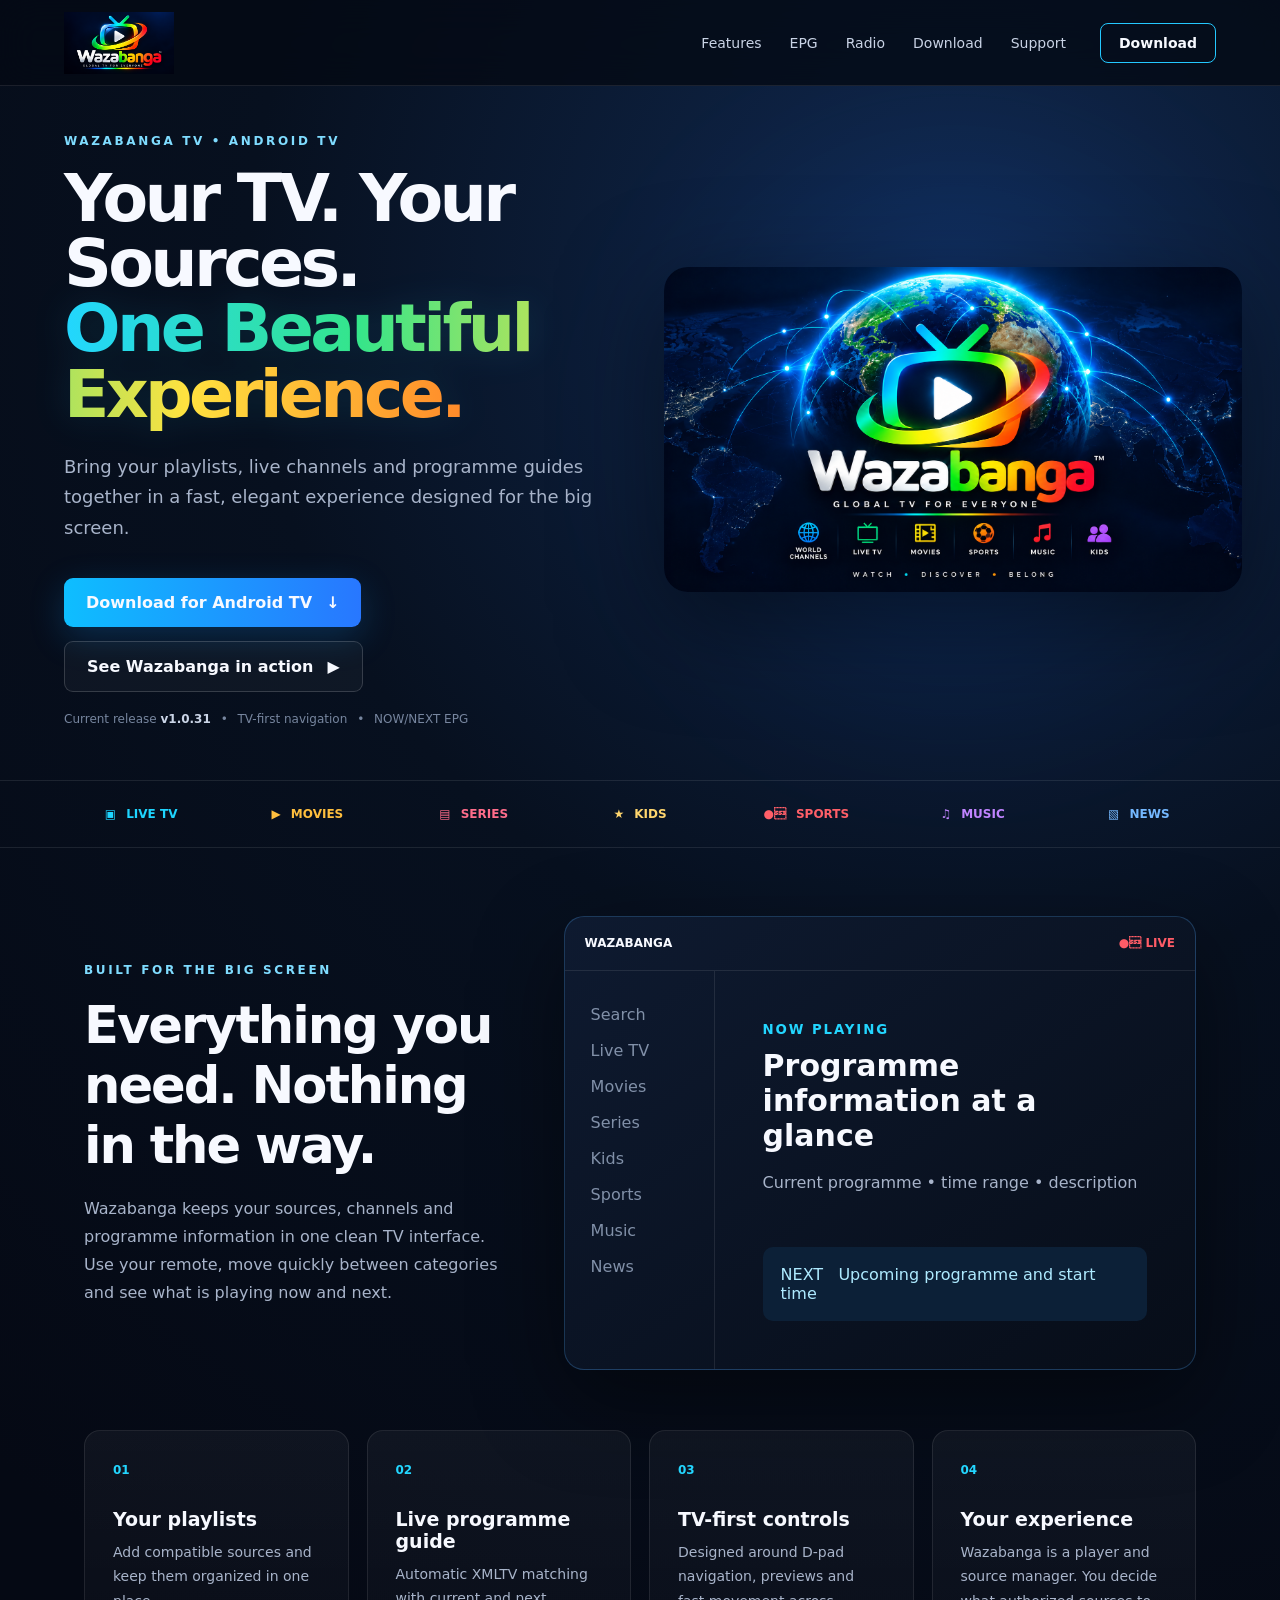
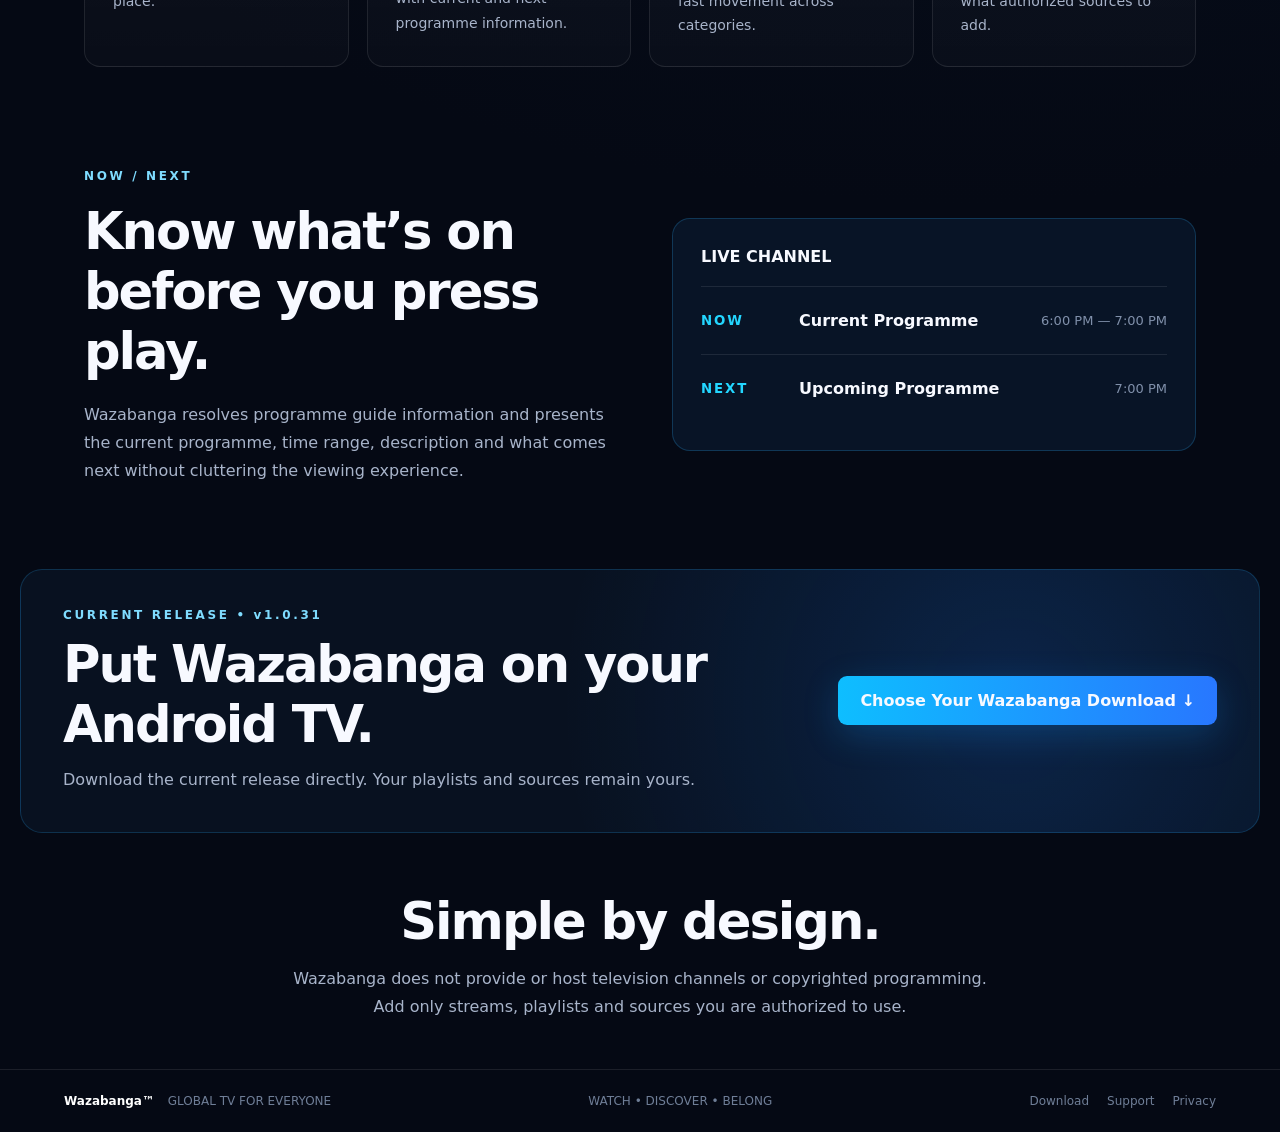
<file: index.html>
﻿<!doctype html>
<html lang="en">
<head><link rel="icon" type="image/png" href="/assets/wazabanga-logo.png"><link rel="apple-touch-icon" href="/assets/wazabanga-logo.png">
  <meta charset="utf-8">
  <meta name="viewport" content="width=device-width,initial-scale=1">
  <meta name="theme-color" content="#050914">
  <title>Wazabanga TV — Your TV. Your Sources.</title>
  <meta name="description" content="Bring your playlists, live channels and programme guides together in a fast, elegant Android TV experience.">
  <link rel="stylesheet" href="styles.css">
</head>
<body id="top">
  <header class="site-header">
    <a class="brand" href="#top" aria-label="Wazabanga home">
      <img src="assets/wazabanga-logo.png" alt="Wazabanga" class="brand-logo">
    </a>
    <nav class="nav" aria-label="Primary">
      <a href="#features">Features</a>
      <a href="#epg">EPG</a>
      <a href="/radio/">Radio</a>
    <a href="/download/">Download</a>
      <a href="/support/">Support</a>
    </nav>
    <a class="header-download" href="/download/">Download</a>
  </header>

  <main>
    <section class="hero">
      <div class="hero-copy">
        <div class="eyebrow">WAZABANGA TV • ANDROID TV</div>
        <h1>Your TV. Your Sources.<br><span>One Beautiful Experience.</span></h1>
        <p>Bring your playlists, live channels and programme guides together in a fast, elegant experience designed for the big screen.</p>
        <div class="hero-actions">
          <a class="btn primary" href="/download/">Download for Android TV <b>↓</b></a>
          <a class="btn secondary" href="#experience">See Wazabanga in action <b>▶</b></a>
        </div>
        <div class="release">Current release <strong>v1.0.31</strong> <span>•</span> TV-first navigation <span>•</span> NOW/NEXT EPG</div>
      </div>
      <div class="hero-visual">
        <div class="glow"></div>
        <img src="assets/wazabanga-brand-hero.png" alt="Wazabanga Global TV for Everyone">
      </div>
    </section>

    <section class="categories" aria-label="Wazabanga categories">
      <div>▣ <span>LIVE TV</span></div>
      <div>▶ <span>MOVIES</span></div>
      <div>▤ <span>SERIES</span></div>
      <div>★ <span>KIDS</span></div>
      <div>● <span>SPORTS</span></div>
      <div>♫ <span>MUSIC</span></div>
      <div>▧ <span>NEWS</span></div>
    </section>

    <section class="section intro" id="experience">
      <div>
        <div class="eyebrow">BUILT FOR THE BIG SCREEN</div>
        <h2>Everything you need. Nothing in the way.</h2>
        <p>Wazabanga keeps your sources, channels and programme information in one clean TV interface. Use your remote, move quickly between categories and see what is playing now and next.</p>
      </div>
      <div class="product-card">
        <div class="product-top">
          <span>WAZABANGA</span><span class="live-dot">● LIVE</span>
        </div>
        <div class="product-screen">
          <div class="rail">Search<br>Live TV<br>Movies<br>Series<br>Kids<br>Sports<br>Music<br>News</div>
          <div class="guide">
            <small>NOW PLAYING</small>
            <h3>Programme information at a glance</h3>
            <p>Current programme • time range • description</p>
            <div class="next">NEXT&nbsp;&nbsp; Upcoming programme and start time</div>
          </div>
        </div>
      </div>
    </section>

    <section class="section feature-grid" id="features">
      <article><b>01</b><h3>Your playlists</h3><p>Add compatible sources and keep them organized in one place.</p></article>
      <article><b>02</b><h3>Live programme guide</h3><p>Automatic XMLTV matching with current and next programme information.</p></article>
      <article><b>03</b><h3>TV-first controls</h3><p>Designed around D-pad navigation, previews and fast movement across categories.</p></article>
      <article><b>04</b><h3>Your experience</h3><p>Wazabanga is a player and source manager. You decide what authorized sources to add.</p></article>
    </section>

    <section class="section epg" id="epg">
      <div class="epg-copy">
        <div class="eyebrow">NOW / NEXT</div>
        <h2>Know what’s on before you press play.</h2>
        <p>Wazabanga resolves programme guide information and presents the current programme, time range, description and what comes next without cluttering the viewing experience.</p>
      </div>
      <div class="epg-demo">
        <div class="epg-channel">LIVE CHANNEL</div>
        <div class="epg-now"><small>NOW</small><strong>Current Programme</strong><span>6:00 PM — 7:00 PM</span></div>
        <div class="epg-next"><small>NEXT</small><strong>Upcoming Programme</strong><span>7:00 PM</span></div>
      </div>
    </section>

    <section class="section install" id="install">
      <div>
        <div class="eyebrow">CURRENT RELEASE • v1.0.31</div>
        <h2>Put Wazabanga on your Android TV.</h2>
        <p>Download the current release directly. Your playlists and sources remain yours.</p>
      </div>
      <a class="btn primary large" href="/download/">Choose Your Wazabanga Download ↓</a>
    </section>

    <section class="section support" id="support">
      <h2>Simple by design.</h2>
      <p>Wazabanga does not provide or host television channels or copyrighted programming. Add only streams, playlists and sources you are authorized to use.</p>
    </section>
  </main>

  <footer>
    <div><strong>Wazabanga™</strong> <span>GLOBAL TV FOR EVERYONE</span></div>
    <div>WATCH • DISCOVER • BELONG</div>
  <div class="footer-links"><a href="/download/">Download</a><a href="/support/">Support</a><a href="/privacy/">Privacy</a></div></footer>
</body>
</html>
</file>
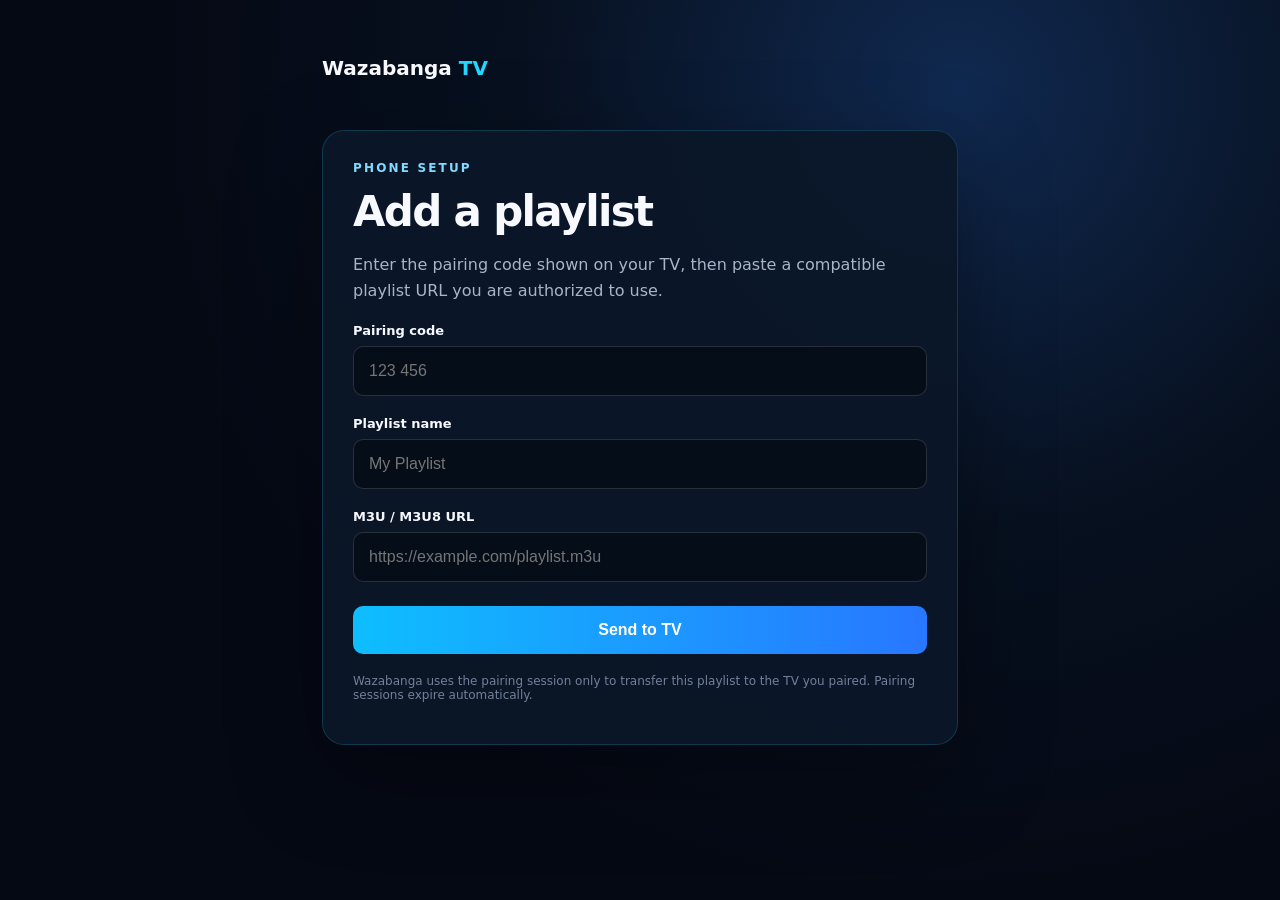
<file: connect/index.html>
<!doctype html>
<html lang="en"><head><meta charset="utf-8"><meta name="viewport" content="width=device-width,initial-scale=1">
<meta name="theme-color" content="#050914"><title>Connect to Wazabanga TV</title>
<style>
:root{--bg:#050914;--panel:#0b1729;--text:#f7f9ff;--muted:#a8b4ca;--cyan:#23d6ff;--blue:#2584ff}
*{box-sizing:border-box}body{margin:0;min-height:100vh;background:radial-gradient(circle at 75% 10%,#102950,#07101f 35%,var(--bg) 65%);color:var(--text);font-family:Inter,system-ui,sans-serif}
main{max-width:680px;margin:auto;padding:56px 22px}.brand{font-weight:900;font-size:20px;margin-bottom:50px}.brand span{color:var(--cyan)}
.card{background:rgba(11,23,41,.92);border:1px solid rgba(35,214,255,.18);border-radius:22px;padding:30px;box-shadow:0 30px 90px rgba(0,0,0,.35)}
.eyebrow{font-size:12px;letter-spacing:.18em;color:#7fdcff;font-weight:900}.card h1{font-size:42px;letter-spacing:-.04em;margin:12px 0}.lead{color:var(--muted);line-height:1.6}
label{display:block;font-size:13px;font-weight:800;margin:20px 0 8px}input{width:100%;padding:15px;border-radius:10px;border:1px solid rgba(255,255,255,.14);background:#050d19;color:white;font-size:16px;outline:none}input:focus{border-color:var(--cyan)}
button{width:100%;margin-top:24px;padding:15px;border:0;border-radius:10px;background:linear-gradient(90deg,#0ebeff,#2877ff);color:white;font-weight:900;font-size:16px;cursor:pointer}
#status{margin-top:16px;color:#a8b4ca;line-height:1.5}.small{font-size:12px;color:#71819b;margin-top:20px}
</style></head><body><main><div class="brand">Wazabanga <span>TV</span></div><section class="card"><div class="eyebrow">PHONE SETUP</div><h1>Add a playlist</h1><p class="lead">Enter the pairing code shown on your TV, then paste a compatible playlist URL you are authorized to use.</p>
<form id="f"><label for="code">Pairing code</label><input id="code" inputmode="numeric" autocomplete="one-time-code" maxlength="7" placeholder="123 456" required>
<label for="name">Playlist name</label><input id="name" maxlength="80" placeholder="My Playlist">
<label for="url">M3U / M3U8 URL</label><input id="url" type="url" inputmode="url" placeholder="https://example.com/playlist.m3u" required>
<button id="send" type="submit">Send to TV</button><div id="status"></div></form>
<p class="small">Wazabanga uses the pairing session only to transfer this playlist to the TV you paired. Pairing sessions expire automatically.</p></section></main>
<script>
const qs=new URLSearchParams(location.search), code=document.getElementById('code');if(qs.get('code'))code.value=qs.get('code').replace(/\D/g,'').replace(/(\d{3})(\d{3})/,'$1 $2');
document.getElementById('f').addEventListener('submit',async e=>{e.preventDefault();const b=document.getElementById('send'),st=document.getElementById('status');b.disabled=true;st.textContent='Sending to your TV…';
try{const r=await fetch('/api/pair',{method:'POST',headers:{'content-type':'application/json'},body:JSON.stringify({action:'submit',code:code.value.replace(/\D/g,''),name:document.getElementById('name').value.trim()||'My Playlist',url:document.getElementById('url').value.trim()})});const j=await r.json();if(!r.ok)throw new Error(j.error||'Could not send playlist');st.textContent='✓ Playlist sent. You can return to your TV.';b.textContent='Sent ✓'}catch(x){st.textContent=x.message;b.disabled=false}});
</script></body></html>
</file>
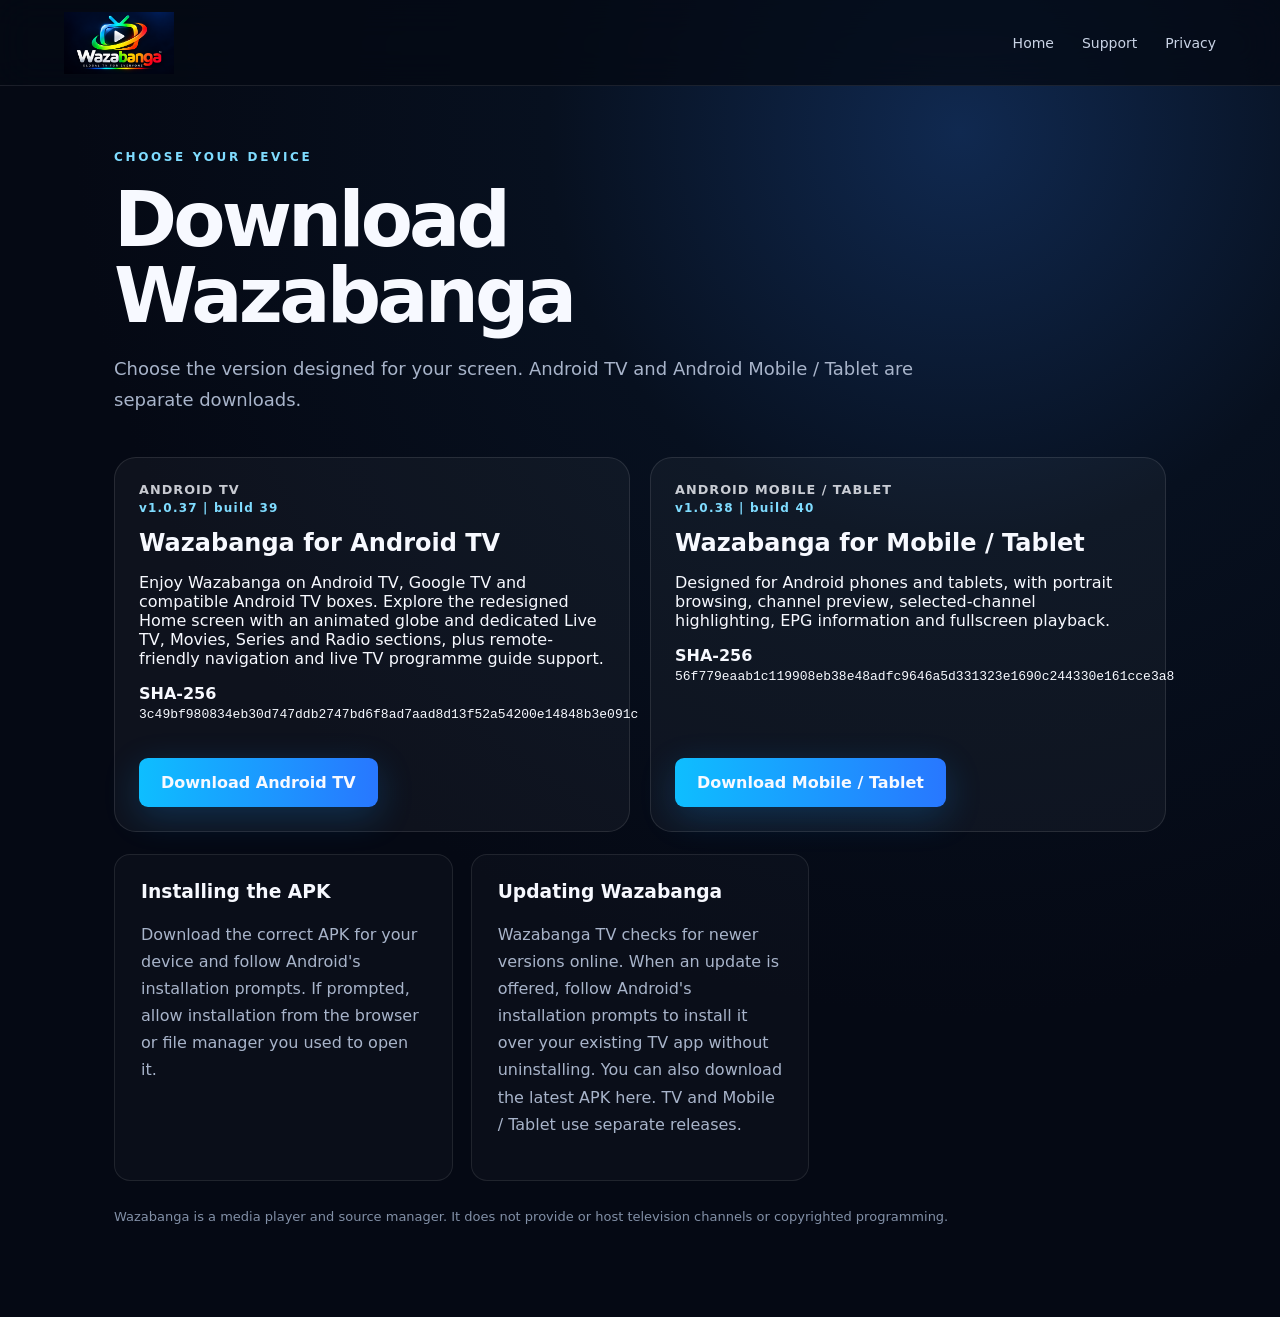
<file: download/index.html>
<!doctype html><html lang="en"><head><link rel="icon" type="image/png" href="/assets/wazabanga-logo.png"><link rel="apple-touch-icon" href="/assets/wazabanga-logo.png"><meta charset="utf-8"><meta name="viewport" content="width=device-width,initial-scale=1"><meta name="theme-color" content="#050914"><link rel="stylesheet" href="/styles.css"><title>Download Wazabanga</title><meta name="description" content="Download Wazabanga for Android TV or Android Mobile and Tablet."></head><body><header class="site-header"><a class="brand" href="/"><img src="/assets/wazabanga-logo.png" class="brand-logo" alt="Wazabanga"></a><nav class="nav"><a href="/">Home</a><a href="/support/">Support</a><a href="/privacy/">Privacy</a></nav></header><main class="page-shell"><section class="page-hero"><div class="eyebrow">CHOOSE YOUR DEVICE</div><h1>Download Wazabanga</h1><p>Choose the version designed for your screen. Android TV and Android Mobile / Tablet are separate downloads.</p></section><section class="download-choice-grid"><article class="download-choice"><div><div class="device-label">ANDROID TV</div><span class="version-pill">v1.0.37 | build 39</span><h2>Wazabanga for Android TV</h2><p>Enjoy Wazabanga on Android TV, Google TV and compatible Android TV boxes. Explore the redesigned Home screen with an animated globe and dedicated Live TV, Movies, Series and Radio sections, plus remote-friendly navigation and live TV programme guide support.</p><p><strong>SHA-256</strong><br><code>3c49bf980834eb30d747ddb2747bd6f8ad7aad8d13f52a54200e14848b3e091c</code></p></div><a class="btn primary large" href="https://raw.githubusercontent.com/arthurm-star/wazabanga-tv/main/downloads/Wazabanga-TV-v1.0.37.apk">Download Android TV</a></article><article class="download-choice"><div><div class="device-label">ANDROID MOBILE / TABLET</div><span class="version-pill">v1.0.38 | build 40</span><h2>Wazabanga for Mobile / Tablet</h2><p>Designed for Android phones and tablets, with portrait browsing, channel preview, selected-channel highlighting, EPG information and fullscreen playback.</p><p><strong>SHA-256</strong><br><code>56f779eaab1c119908eb38e48adfc9646a5d331323e1690c244330e161cce3a8</code></p></div><a class="btn primary large" href="/downloads/Wazabanga-Mobile-v1.0.38.apk">Download Mobile / Tablet</a></article></section><section class="info-grid"><article><h3>Installing the APK</h3><p>Download the correct APK for your device and follow Android's installation prompts. If prompted, allow installation from the browser or file manager you used to open it.</p></article><article><h3>Updating Wazabanga</h3><p>Wazabanga TV checks for newer versions online. When an update is offered, follow Android's installation prompts to install it over your existing TV app without uninstalling. You can also download the latest APK here. TV and Mobile / Tablet use separate releases.</p></article></section><section class="legal-note"><p>Wazabanga is a media player and source manager. It does not provide or host television channels or copyrighted programming.</p></section></main></body></html>
</file>
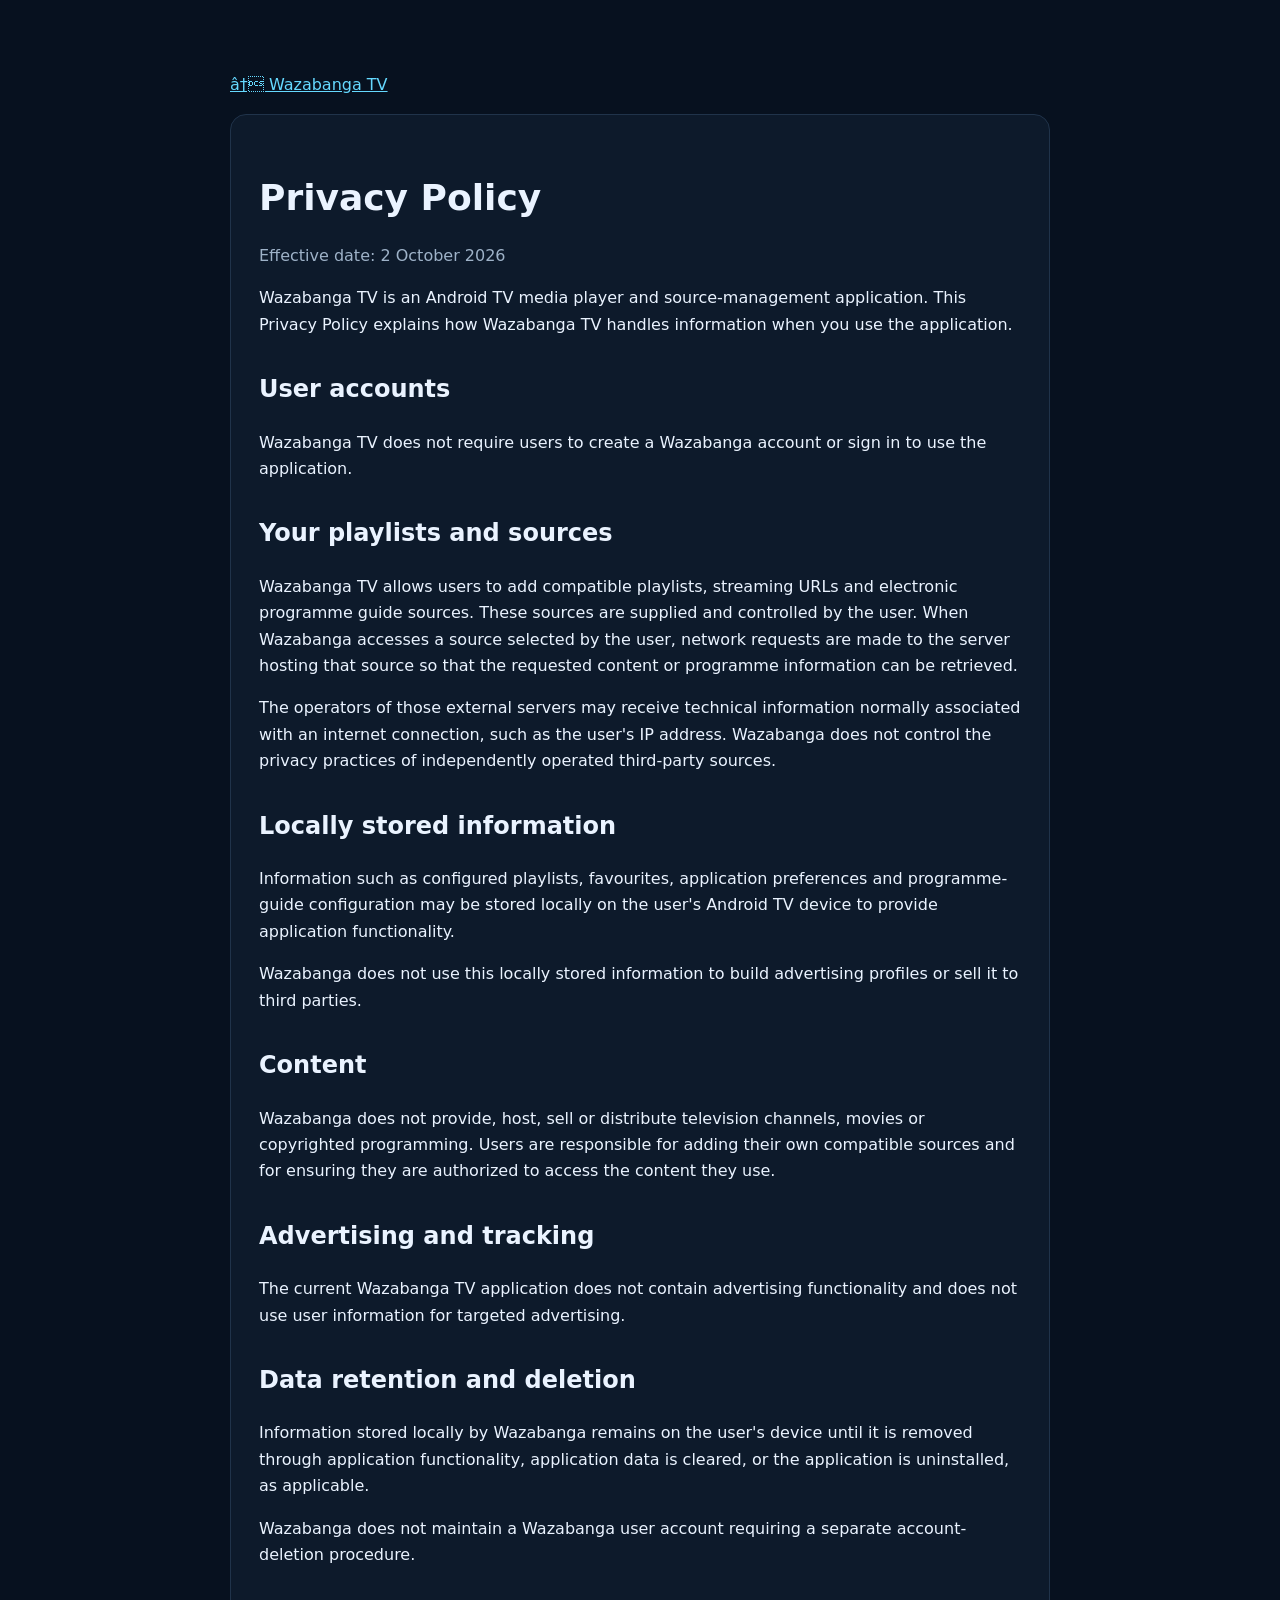
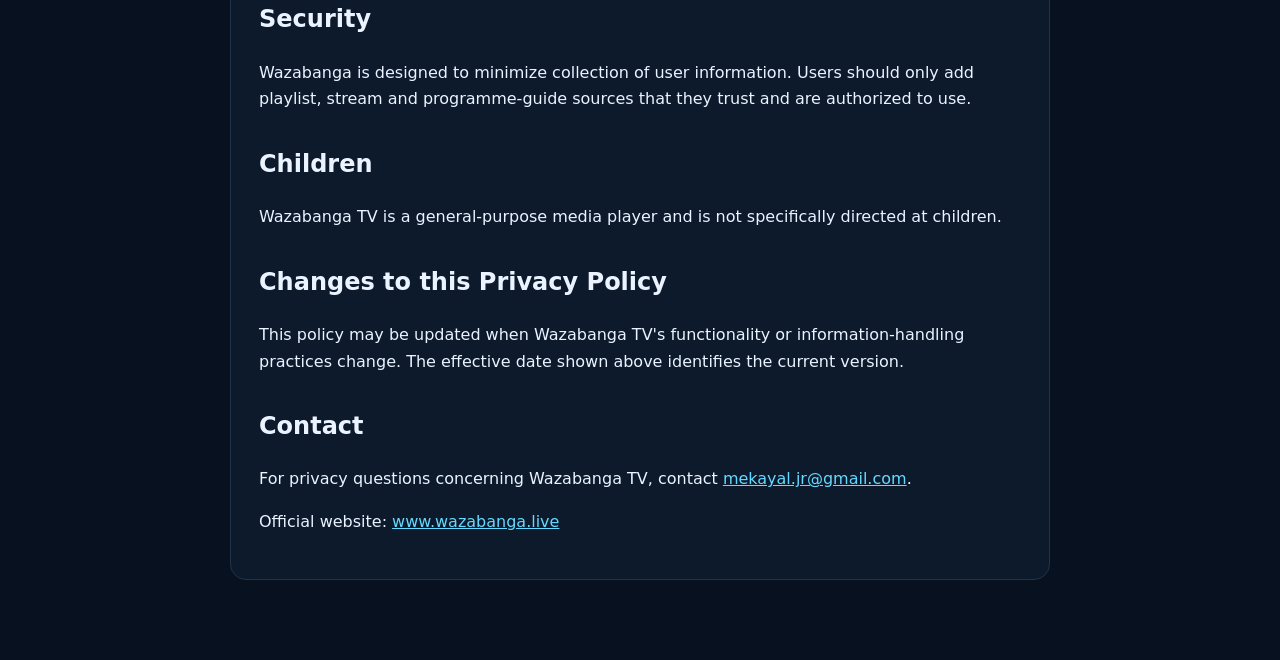
<file: privacy/index.html>
﻿<!doctype html>
<html lang="en">
<head><link rel="icon" type="image/png" href="/assets/wazabanga-logo.png"><link rel="apple-touch-icon" href="/assets/wazabanga-logo.png">
<meta charset="utf-8">
<meta name="viewport" content="width=device-width,initial-scale=1">
<title>Privacy Policy â€” Wazabanga TV</title>
<meta name="description" content="Privacy Policy for Wazabanga TV.">
<style>
body{margin:0;background:#07111f;color:#eaf3ff;font-family:system-ui,-apple-system,"Segoe UI",Roboto,sans-serif;line-height:1.65}
main{max-width:820px;margin:auto;padding:56px 24px 80px}
a{color:#65d9ff}h1{font-size:2.25rem;margin-bottom:0}h2{margin-top:2rem}
.muted{color:#9eb2c8}.card{background:#0d1a2b;border:1px solid #20334a;border-radius:16px;padding:28px}
</style>
</head>
<body><main>
<p><a href="/">â† Wazabanga TV</a></p>
<div class="card">
<h1>Privacy Policy</h1>
<p class="muted">Effective date: 2 October 2026</p>
<p>Wazabanga TV is an Android TV media player and source-management application. This Privacy Policy explains how Wazabanga TV handles information when you use the application.</p>
<h2>User accounts</h2>
<p>Wazabanga TV does not require users to create a Wazabanga account or sign in to use the application.</p>
<h2>Your playlists and sources</h2>
<p>Wazabanga TV allows users to add compatible playlists, streaming URLs and electronic programme guide sources. These sources are supplied and controlled by the user. When Wazabanga accesses a source selected by the user, network requests are made to the server hosting that source so that the requested content or programme information can be retrieved.</p>
<p>The operators of those external servers may receive technical information normally associated with an internet connection, such as the user's IP address. Wazabanga does not control the privacy practices of independently operated third-party sources.</p>
<h2>Locally stored information</h2>
<p>Information such as configured playlists, favourites, application preferences and programme-guide configuration may be stored locally on the user's Android TV device to provide application functionality.</p>
<p>Wazabanga does not use this locally stored information to build advertising profiles or sell it to third parties.</p>
<h2>Content</h2>
<p>Wazabanga does not provide, host, sell or distribute television channels, movies or copyrighted programming. Users are responsible for adding their own compatible sources and for ensuring they are authorized to access the content they use.</p>
<h2>Advertising and tracking</h2>
<p>The current Wazabanga TV application does not contain advertising functionality and does not use user information for targeted advertising.</p>
<h2>Data retention and deletion</h2>
<p>Information stored locally by Wazabanga remains on the user's device until it is removed through application functionality, application data is cleared, or the application is uninstalled, as applicable.</p>
<p>Wazabanga does not maintain a Wazabanga user account requiring a separate account-deletion procedure.</p>
<h2>Security</h2>
<p>Wazabanga is designed to minimize collection of user information. Users should only add playlist, stream and programme-guide sources that they trust and are authorized to use.</p>
<h2>Children</h2>
<p>Wazabanga TV is a general-purpose media player and is not specifically directed at children.</p>
<h2>Changes to this Privacy Policy</h2>
<p>This policy may be updated when Wazabanga TV's functionality or information-handling practices change. The effective date shown above identifies the current version.</p>
<h2>Contact</h2>
<p>For privacy questions concerning Wazabanga TV, contact <a href="mailto:mekayal.jr@gmail.com">mekayal.jr@gmail.com</a>.</p>
<p>Official website: <a href="https://www.wazabanga.live/">www.wazabanga.live</a></p>
</div></main></body></html>
</file>
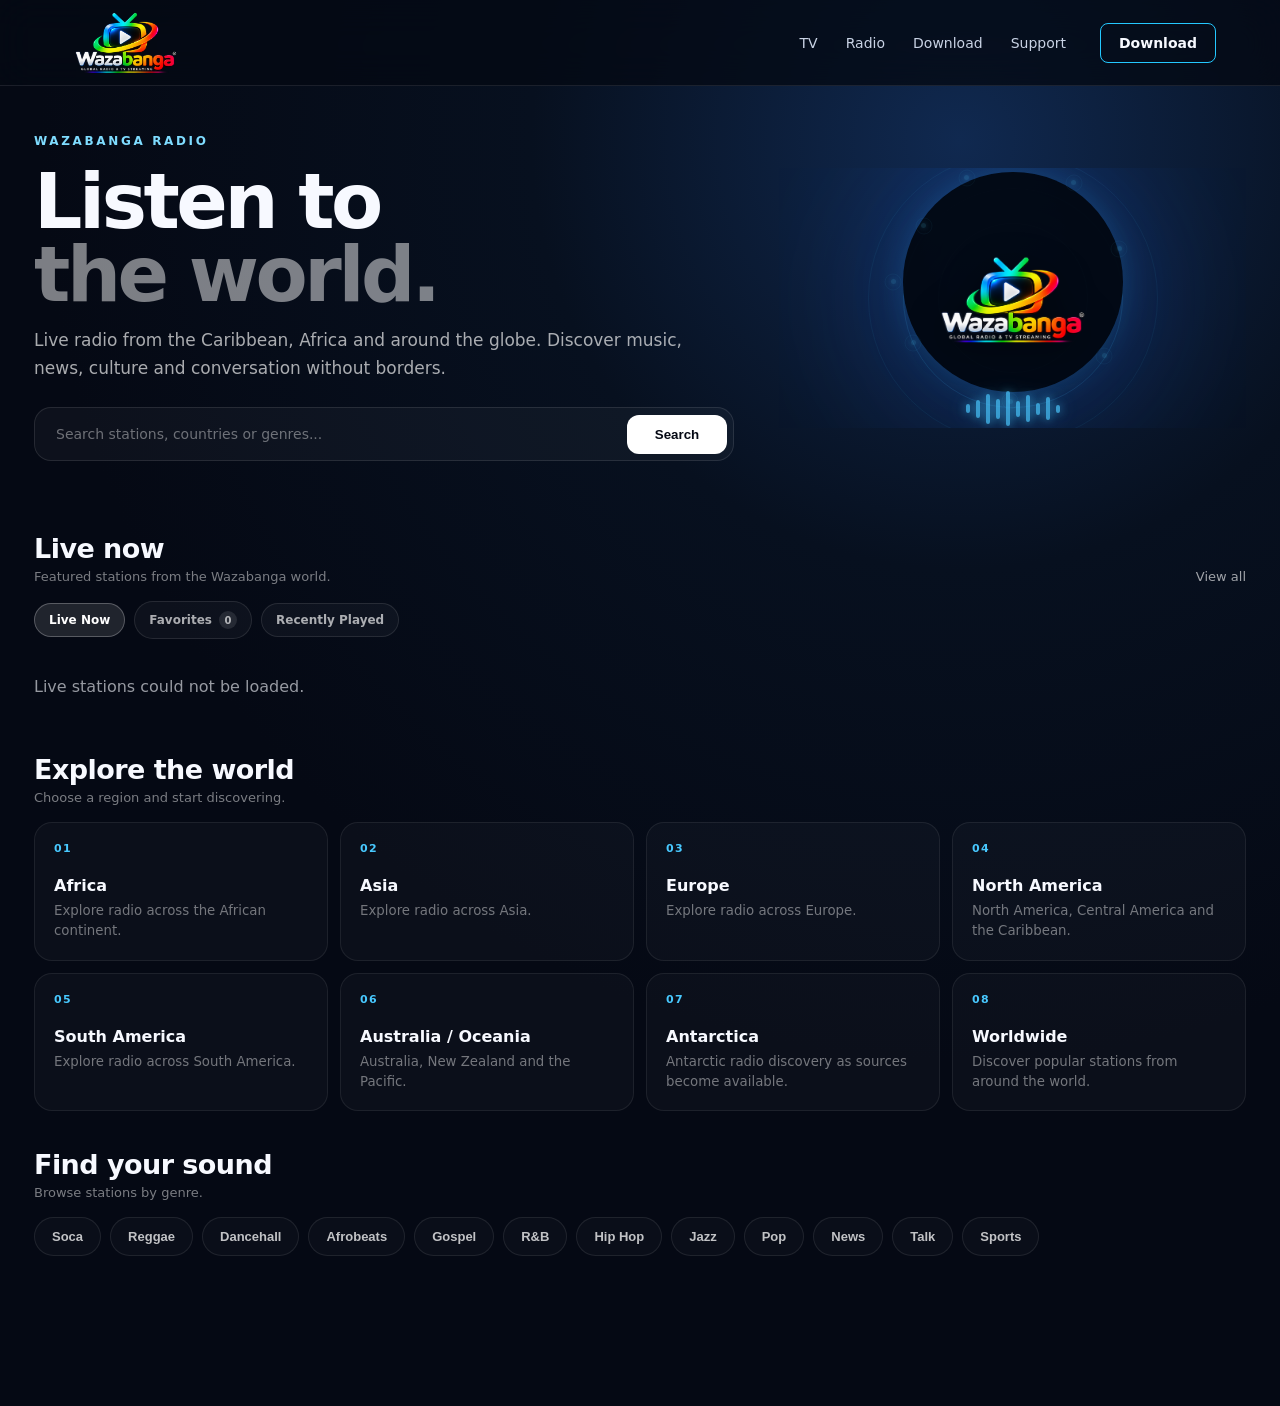
<file: radio/index.html>
<!doctype html>
<html lang="en">
<head>
  <link rel="icon" type="image/png" href="/radio/assets/wazabanga-logo-transparent-v1.png">
  <link rel="apple-touch-icon" href="/radio/assets/wazabanga-logo-transparent-v1.png">

  <meta charset="utf-8">
  <meta name="viewport" content="width=device-width,initial-scale=1">
  <meta name="theme-color" content="#050914">

  <title>Wazabanga Radio - Listen to the World</title>
  <meta name="description" content="Discover live radio from the Caribbean, Africa and around the world with Wazabanga Radio.">

  <link rel="stylesheet" href="/styles.css">

  <style>
    .radio-page {
      max-width: 1360px;
      margin: 0 auto;
      padding: 0 34px 150px;
    }

    /* HERO */

    .radio-hero {
      min-height: 360px;
      display: grid;
      grid-template-columns: 1.2fr .8fr;
      align-items: center;
      gap: 45px;
      padding: 48px 0 34px;
    }

    .radio-hero h1 {
      margin: 10px 0 14px;
      font-size: clamp(46px,6vw,76px);
      line-height: .96;
      letter-spacing: -.045em;
    }

    .radio-hero h1 span {
      color: rgba(255,255,255,.48);
    }

    .radio-hero p {
      max-width: 680px;
      margin: 0;
      font-size: 17px;
      line-height: 1.65;
      color: rgba(255,255,255,.66);
    }

    .radio-search {
      max-width: 700px;
      margin-top: 25px;
      padding: 6px;
      display: flex;
      align-items: center;
      border: 1px solid rgba(255,255,255,.10);
      border-radius: 17px;
      background: rgba(255,255,255,.035);
    }

    .radio-search input {
      flex: 1;
      min-width: 0;
      padding: 12px 15px;
      border: 0;
      outline: 0;
      background: transparent;
      color: white;
      font: inherit;
      font-size: 14px;
    }

    .radio-search input::placeholder {
      color: rgba(255,255,255,.40);
    }

    .radio-search button {
      min-width: 100px;
      padding: 12px 18px;
      border: 0;
      border-radius: 12px;
      background: white;
      color: #050914;
      font-weight: 800;
      cursor: pointer;
    }

    /* RADIO VISUAL */

    .radio-visual {
      position: relative;
      min-height: 260px;
      display: grid;
      place-items: center;
      overflow: hidden;
    }

    .radio-visual::before {
      content: "";
      position: absolute;
      width: 330px;
      height: 330px;
      border-radius: 50%;
      background: rgba(33,108,255,.13);
      filter: blur(55px);
    }

    .broadcast {
      position: relative;
      width: 330px;
      height: 220px;
      display: grid;
      place-items: center;
    }

    .broadcast-ring {
      position: absolute;
      border: 1px solid rgba(69,197,255,.17);
      border-radius: 50%;
    }

    .ring-one {
      width: 150px;
      height: 150px;
    }

    .ring-two {
      width: 220px;
      height: 220px;
      opacity: .72;
    }

    .ring-three {
      width: 290px;
      height: 290px;
      opacity: .38;
    }

    /* HERO WORLD GLOBE */

    .hero-world-globe {
      position: absolute;
      left: 50%;
      top: 50%;
      z-index: 1;
      width: 210px;
      height: 210px;
      transform: translate(-50%,-50%);
      border-radius: 50%;
      pointer-events: none;
      opacity: .94;
      filter:
        drop-shadow(0 0 15px rgba(69,197,255,.16))
        drop-shadow(0 0 34px rgba(33,108,255,.10));
      object-fit: cover;
      background: #020812;
    }

    /* GLOBE INTELLIGENCE PHASE 3B - DYNAMIC SIGNAL STATE */

    .globe-activity-point[data-active="false"] {
      opacity: .16;
    }

    .globe-activity-point[data-active="true"] {
      width: 7px;
      height: 7px;
      opacity: 1;
      background: rgba(110,229,255,1);
      box-shadow:
        0 0 6px rgba(110,229,255,1),
        0 0 15px rgba(83,216,255,.88),
        0 0 28px rgba(83,216,255,.42);
      animation-duration: 2s;
    }

    .globe-activity-point[data-active="true"]::after {
      width: 22px;
      height: 22px;
      border-color: rgba(110,229,255,.55);
      animation-duration: 2s;
    }

    .globe-activity-point[data-broadcasting="true"] {
      width: 9px;
      height: 9px;
      opacity: 1;
      box-shadow:
        0 0 8px rgba(145,238,255,1),
        0 0 20px rgba(83,216,255,1),
        0 0 38px rgba(83,216,255,.72);
      animation-duration: .95s;
    }

    .globe-activity-point[data-broadcasting="true"]::after {
      width: 30px;
      height: 30px;
      border-color: rgba(145,238,255,.72);
      animation-duration: .95s;
    }
    @media (prefers-reduced-motion: reduce) {
      .hero-world-globe {
        opacity: .88;
      }
    }

    .radio-logo-orb {
      position: absolute;
      left: 50%;
      top: 50%;
      z-index: 3;
      width: 176px;
      height: auto;
      transform: translate(-50%,-50%);
      display: block;
      pointer-events: none;
      background: transparent;
      border: 0;
      box-shadow: none;
    }

    .radio-logo-orb img {
      display: block;
      width: 100%;
      height: auto;
      object-fit: contain;
      filter: drop-shadow(0 8px 18px rgba(0,0,0,.42));
    }

    .wave {
      position: absolute;
      left: 50%;
      bottom: -2px;
      z-index: 4;
      width: 190px;
      height: 42px;
      transform: translateX(-50%);
      display: flex;
      align-items: center;
      justify-content: center;
      gap: 6px;
      pointer-events: none;
      filter: drop-shadow(0 0 9px rgba(69,197,255,.40));
    }

    .wave i {
      display: block;
      width: 4px;
      border-radius: 8px;
      background: rgba(74,200,255,.70);
      box-shadow: 0 0 9px rgba(69,197,255,.55);
    }

    .wave i:nth-child(1) { height: 9px; }
    .wave i:nth-child(2) { height: 18px; }
    .wave i:nth-child(3) { height: 30px; }
    .wave i:nth-child(4) { height: 20px; }
    .wave i:nth-child(5) { height: 35px; }
    .wave i:nth-child(6) { height: 16px; }
    .wave i:nth-child(7) { height: 27px; }
    .wave i:nth-child(8) { height: 12px; }
    .wave i:nth-child(9) { height: 23px; }
    .wave i:nth-child(10) { height: 8px; }

    /* SECTIONS */

    .radio-section {
      margin-top: 38px;
    }

    .section-heading {
      display: flex;
      justify-content: space-between;
      align-items: end;
      gap: 20px;
      margin-bottom: 17px;
    }

    .section-heading h2 {
      margin: 0;
      font-size: 27px;
      letter-spacing: -.02em;
    }

    .section-heading p {
      margin: 5px 0 0;
      color: rgba(255,255,255,.47);
      font-size: 13px;
    }

    .section-link {
      color: rgba(255,255,255,.62);
      text-decoration: none;
      font-size: 13px;
    }

    /* RADIO LIBRARY */

    .radio-library-tabs {
      display: flex;
      align-items: center;
      gap: 9px;
      margin: 0 0 18px;
      overflow-x: auto;
      scrollbar-width: none;
    }

    .radio-library-tabs::-webkit-scrollbar {
      display: none;
    }

    .radio-library-tab {
      flex: 0 0 auto;
      display: inline-flex;
      align-items: center;
      gap: 7px;
      padding: 9px 14px;
      border: 1px solid rgba(255,255,255,.10);
      border-radius: 999px;
      background: rgba(255,255,255,.035);
      color: rgba(255,255,255,.66);
      font: inherit;
      font-size: 12px;
      font-weight: 700;
      cursor: pointer;
      transition:
        background .18s ease,
        border-color .18s ease,
        color .18s ease;
    }

    .radio-library-tab:hover {
      color: #fff;
      border-color: rgba(255,255,255,.20);
      background: rgba(255,255,255,.07);
    }

    .radio-library-tab.active {
      color: #fff;
      border-color: rgba(255,255,255,.25);
      background: rgba(255,255,255,.11);
    }

    .radio-library-tab span {
      min-width: 18px;
      height: 18px;
      padding: 0 5px;
      display: inline-flex;
      align-items: center;
      justify-content: center;
      border-radius: 999px;
      background: rgba(255,255,255,.10);
      font-size: 10px;
    }
    /* LIVE NOW */

    .live-grid {
      display: grid;
      grid-template-columns: repeat(4,1fr);
      gap: 13px;
    }

    .live-card {
      position: relative;
      min-width: 0;
      padding: 17px;
      border: 1px solid rgba(255,255,255,.085);
      border-radius: 20px;
      background:
        linear-gradient(145deg,
          rgba(255,255,255,.055),
          rgba(255,255,255,.018));
      transition: .2s ease;
    }

    .live-card:hover {
      transform: translateY(-3px);
      border-color: rgba(67,195,255,.28);
      background: rgba(255,255,255,.06);
    }

    .live-top {
      display: flex;
      align-items: center;
      gap: 13px;
    }

    .station-art {
      width: 58px;
      height: 58px;
      flex: 0 0 58px;
      display: grid;
      place-items: center;
      border-radius: 15px;
      background: rgba(255,255,255,.075);
      font-size: 13px;
      font-weight: 900;
      letter-spacing: .07em;
    }

    .live-info {
      min-width: 0;
      flex: 1;
    }

    .live-info strong {
      display: block;
      white-space: nowrap;
      overflow: hidden;
      text-overflow: ellipsis;
      font-size: 15px;
    }

    .live-info span {
      display: block;
      margin-top: 5px;
      color: rgba(255,255,255,.47);
      font-size: 12px;
    }

    .live-status {
      display: flex;
      align-items: center;
      gap: 6px;
      margin-top: 17px;
      color: rgba(255,255,255,.46);
      font-size: 11px;
      text-transform: uppercase;
      letter-spacing: .08em;
    }

    .live-dot {
      width: 7px;
      height: 7px;
      border-radius: 50%;
      background: #46d6ff;
      box-shadow: 0 0 12px rgba(70,214,255,.8);
    }

    .card-play {
      position: absolute;
      right: 15px;
      bottom: 13px;
      width: 38px;
      height: 38px;
      display: grid;
      place-items: center;
      border: 0;
      border-radius: 50%;
      background: white;
      color: #050914;
      cursor: pointer;
      font-size: 13px;
    }

    /* REGIONS */

    .region-grid {
      display: grid;
      grid-template-columns: repeat(4,1fr);
      gap: 12px;
    }

    .region-card {
      position: relative;
      min-height: 116px;
      padding: 19px;
      overflow: hidden;
      border: 1px solid rgba(255,255,255,.075);
      border-radius: 18px;
      background: rgba(255,255,255,.028);
      cursor: pointer;
      transition: .2s ease;
    }

    .region-card:hover {
      transform: translateY(-2px);
      background: rgba(255,255,255,.055);
      border-color: rgba(255,255,255,.15);
    }

    .region-number {
      display: block;
      margin-bottom: 21px;
      color: #48c9ff;
      font-size: 11px;
      font-weight: 900;
      letter-spacing: .12em;
    }

    .region-card strong {
      display: block;
      margin-bottom: 5px;
      font-size: 16px;
    }

    .region-card small {
      color: rgba(255,255,255,.43);
      line-height: 1.45;
    }

    /* GENRES */

    .genre-row {
      display: flex;
      flex-wrap: wrap;
      gap: 9px;
    }

    .genre {
      padding: 11px 17px;
      border: 1px solid rgba(255,255,255,.085);
      border-radius: 999px;
      background: rgba(255,255,255,.025);
      color: rgba(255,255,255,.75);
      font-size: 13px;
      font-weight: 700;
      cursor: pointer;
      transition: .18s ease;
    }

    .genre:hover {
      color: white;
      border-color: rgba(70,202,255,.35);
      background: rgba(70,202,255,.08);
    }

    /* PLAYER */

    .radio-player {
      position: fixed;
      z-index: 100;
      left: 50%;
      bottom: 14px;
      transform: translateX(-50%);
      width: min(760px,calc(100% - 28px));
      display: flex;
      align-items: center;
      gap: 13px;
      padding: 10px 12px;
      border: 1px solid rgba(255,255,255,.12);
      border-radius: 19px;
      background: rgba(5,9,20,.95);
      backdrop-filter: blur(24px);
      box-shadow: 0 20px 60px rgba(0,0,0,.58);
    }

    .player-art {
      width: 46px;
      height: 46px;
      flex: 0 0 46px;
      display: grid;
      place-items: center;
      border-radius: 12px;
      background: rgba(255,255,255,.075);
      font-weight: 900;
      font-size: 13px;
    }

    .player-copy {
      flex: 1;
      min-width: 0;
    }

    .player-copy strong {
      display: block;
      white-space: nowrap;
      overflow: hidden;
      text-overflow: ellipsis;
      font-size: 14px;
    }

    .player-copy span {
      display: block;
      margin-top: 3px;
      color: rgba(255,255,255,.43);
      font-size: 11px;
    }

    .player-fav {
      border: 0;
      background: transparent;
      color: white;
      font-size: 20px;
      cursor: pointer;
    }

    .player-play {
      width: 42px;
      height: 42px;
      flex: 0 0 42px;
      border: 0;
      border-radius: 50%;
      background: white;
      color: #050914;
      cursor: pointer;
      font-size: 14px;
    }

    @media(max-width:1050px) {
      .live-grid {
        grid-template-columns: repeat(2,1fr);
      }

      .region-grid {
        grid-template-columns: repeat(2,1fr);
      }
    }

    @media(max-width:850px) {
      .radio-hero {
        grid-template-columns: 1fr;
        min-height: auto;
      }

      .radio-visual {
        display: none;
      }
    }

    @media(max-width:620px) {
      .radio-page {
        padding-left: 17px;
        padding-right: 17px;
      }

      .radio-hero {
        padding: 36px 0 18px;
      }

      .radio-hero h1 {
        font-size: 46px;
      }

      .radio-hero p {
        font-size: 15px;
      }

      .live-grid,
      .region-grid {
        grid-template-columns: 1fr;
      }

      .radio-search button {
        min-width: auto;
        padding: 12px 15px;
      }

      .section-heading {
        align-items: start;
      }
    }
  
    /* GLOBE INTELLIGENCE PHASE 3A */

    .globe-activity-layer {
      position: absolute;
      left: 50%;
      top: 44%;
      z-index: 2;
      width: 254px;
      height: 254px;
      transform: translate(-50%,-50%);
      border-radius: 50%;
      pointer-events: none;
    }

    .globe-activity-point {
      position: absolute;
      width: 5px;
      height: 5px;
      border-radius: 50%;
      background: rgba(83,216,255,.95);
      box-shadow:
        0 0 5px rgba(83,216,255,.95),
        0 0 11px rgba(83,216,255,.58);
      opacity: .38;
      animation:
        wazabanga-globe-pulse
        2.8s
        ease-in-out
        infinite;
    }

    .globe-activity-point::after {
      content: "";
      position: absolute;
      left: 50%;
      top: 50%;
      width: 15px;
      height: 15px;
      transform: translate(-50%,-50%);
      border: 1px solid rgba(83,216,255,.28);
      border-radius: 50%;
      animation:
        wazabanga-globe-ripple
        2.8s
        ease-out
        infinite;
    }

    .globe-activity-point.point-1 {
      left: 14%;
      top: 27%;
      animation-delay: -.3s;
    }

    .globe-activity-point.point-2 {
      left: 31%;
      top: 8%;
      animation-delay: -1.2s;
    }

    .globe-activity-point.point-3 {
      right: 25%;
      top: 10%;
      animation-delay: -2s;
    }

    .globe-activity-point.point-4 {
      right: 7%;
      top: 36%;
      animation-delay: -.8s;
    }

    .globe-activity-point.point-5 {
      right: 13%;
      bottom: 20%;
      animation-delay: -1.7s;
    }

    .globe-activity-point.point-6 {
      left: 48%;
      bottom: 2%;
      animation-delay: -2.4s;
    }

    .globe-activity-point.point-7 {
      left: 10%;
      bottom: 25%;
      animation-delay: -1.1s;
    }

    .globe-activity-point.point-8 {
      left: 2%;
      top: 49%;
      animation-delay: -2.2s;
    }

    @keyframes wazabanga-globe-pulse {
      0%, 100% {
        opacity: .24;
        transform: scale(.82);
      }

      50% {
        opacity: 1;
        transform: scale(1.18);
      }
    }

    @keyframes wazabanga-globe-ripple {
      0% {
        opacity: .48;
        transform:
          translate(-50%,-50%)
          scale(.35);
      }

      75%, 100% {
        opacity: 0;
        transform:
          translate(-50%,-50%)
          scale(1.5);
      }
    }

    /* GLOBE INTELLIGENCE PHASE 3B - DYNAMIC SIGNAL STATE */

    .globe-activity-point[data-active="false"] {
      opacity: .16;
    }

    .globe-activity-point[data-active="true"] {
      width: 7px;
      height: 7px;
      opacity: 1;
      background: rgba(110,229,255,1);
      box-shadow:
        0 0 6px rgba(110,229,255,1),
        0 0 15px rgba(83,216,255,.88),
        0 0 28px rgba(83,216,255,.42);
      animation-duration: 2s;
    }

    .globe-activity-point[data-active="true"]::after {
      width: 22px;
      height: 22px;
      border-color: rgba(110,229,255,.55);
      animation-duration: 2s;
    }

    .globe-activity-point[data-broadcasting="true"] {
      width: 9px;
      height: 9px;
      opacity: 1;
      box-shadow:
        0 0 8px rgba(145,238,255,1),
        0 0 20px rgba(83,216,255,1),
        0 0 38px rgba(83,216,255,.72);
      animation-duration: .95s;
    }

    .globe-activity-point[data-broadcasting="true"]::after {
      width: 30px;
      height: 30px;
      border-color: rgba(145,238,255,.72);
      animation-duration: .95s;
    }
    @media (prefers-reduced-motion: reduce) {
      .globe-activity-point,
      .globe-activity-point::after {
        animation: none;
      }

      .globe-activity-point {
        opacity: .58;
      }
    }

    /* HERO COMPOSITION PHASE 3.1 */

    .broadcast {
      height: 260px;
    }

    .hero-world-globe {
      top: 44%;
      width: 220px;
      height: 220px;
    }

    .radio-logo-orb {
      top: 51%;
      width: 176px;
    }

    .wave {
      bottom: 0;
      width: 190px;
      height: 38px;
    }
</style>
</head>

<body id="top">

<header class="site-header">

  <a class="brand" href="/" aria-label="Wazabanga home">
    <img
      src="/radio/assets/wazabanga-logo-transparent-v1.png"
      alt="Wazabanga"
      class="brand-logo">
  </a>

  <nav class="nav" aria-label="Primary">
    <a href="/">TV</a>
    <a href="/radio/">Radio</a>
    <a href="/download/">Download</a>
    <a href="/support/">Support</a>
  </nav>

  <a class="header-download" href="/download/">
    Download
  </a>

</header>


<main class="radio-page">

  <section class="radio-hero">

    <div class="radio-hero-copy">

      <div class="eyebrow">
        WAZABANGA RADIO
      </div>

      <h1>
        Listen to<br>
        <span>the world.</span>
      </h1>

      <p>
        Live radio from the Caribbean, Africa and around the globe.
        Discover music, news, culture and conversation without borders.
      </p>

      <div class="radio-search">

        <input
          type="search"
          id="radioSearch"
          placeholder="Search stations, countries or genres..."
          aria-label="Search Wazabanga Radio">

        <button type="button" id="radioSearchButton">
          Search
        </button>

      </div>

    </div>


    <div class="radio-visual" aria-hidden="true">

      <div class="broadcast">

        <div class="broadcast-ring ring-three"></div>
        <div class="broadcast-ring ring-two"></div>
        <div class="broadcast-ring ring-one"></div>

        <div
          class="globe-activity-layer"
          id="globeActivityLayer"
          aria-hidden="true">
          <i class="globe-activity-point point-1"></i>
          <i class="globe-activity-point point-2"></i>
          <i class="globe-activity-point point-3"></i>
          <i class="globe-activity-point point-4"></i>
          <i class="globe-activity-point point-5"></i>
          <i class="globe-activity-point point-6"></i>
          <i class="globe-activity-point point-7"></i>
          <i class="globe-activity-point point-8"></i>
        </div>

        <video
          id="heroWorldGlobe"
          class="hero-world-globe"
          autoplay
          muted
          loop
          playsinline
          preload="metadata"
          aria-hidden="true">
          <source
            src="/radio/assets/wazabanga-hero-globe-web-v1.mp4"
            type="video/mp4">
        </video>

        <div class="radio-logo-orb">
          <img
            src="/radio/assets/wazabanga-logo-transparent-v1.png"
            alt="">
        </div>

        <div class="wave">
          <i></i><i></i><i></i><i></i><i></i>
          <i></i><i></i><i></i><i></i><i></i>
        </div>

      </div>

    </div>

  </section>


  <section class="radio-section">

    <div class="section-heading">

      <div>
        <h2>Live now</h2>
        <p>Featured stations from the Wazabanga world.</p>
      </div>

      <a class="section-link" href="#" id="viewAllStations">
        View all
      </a>

    </div>


    <div class="radio-library-tabs" id="radioLibraryTabs">

      <button
        class="radio-library-tab active"
        type="button"
        data-library="live">
        Live Now
      </button>

      <button
        class="radio-library-tab"
        type="button"
        data-library="favorites">
        Favorites
        <span id="favoritesCount">0</span>
      </button>

      <button
        class="radio-library-tab"
        type="button"
        data-library="recent">
        Recently Played
      </button>

    </div>

    <div class="live-grid" id="stationGrid">

      <article class="live-card">

        <div class="live-top">

          <div class="station-art">TT</div>

          <div class="live-info">
            <strong>Trinidad & Tobago</strong>
            <span>Caribbean</span>
          </div>

        </div>

        <div class="live-status">
          <i class="live-dot"></i>
          Live
        </div>

        <button class="card-play" aria-label="Play Trinidad radio">
          &#9654;
        </button>

      </article>


      <article class="live-card">

        <div class="live-top">

          <div class="station-art">UG</div>

          <div class="live-info">
            <strong>Uganda</strong>
            <span>East Africa</span>
          </div>

        </div>

        <div class="live-status">
          <i class="live-dot"></i>
          Live
        </div>

        <button class="card-play" aria-label="Play Uganda radio">
          &#9654;
        </button>

      </article>


      <article class="live-card">

        <div class="live-top">

          <div class="station-art">JM</div>

          <div class="live-info">
            <strong>Jamaica</strong>
            <span>Caribbean</span>
          </div>

        </div>

        <div class="live-status">
          <i class="live-dot"></i>
          Live
        </div>

        <button class="card-play" aria-label="Play Jamaica radio">
          &#9654;
        </button>

      </article>


      <article class="live-card">

        <div class="live-top">

          <div class="station-art">KE</div>

          <div class="live-info">
            <strong>Kenya</strong>
            <span>East Africa</span>
          </div>

        </div>

        <div class="live-status">
          <i class="live-dot"></i>
          Live
        </div>

        <button class="card-play" aria-label="Play Kenya radio">
          &#9654;
        </button>

      </article>

    </div>

  </section>


  <section class="radio-section">

    <div class="section-heading">

      <div>
        <h2>Explore the world</h2>
        <p>Choose a region and start discovering.</p>
      </div>

    </div>


    <div class="region-grid">

      <div class="region-card" data-region="africa">
  <span class="region-number">01</span>
  <strong>Africa</strong>
  <small>Explore radio across the African continent.</small>
</div>

<div class="region-card" data-region="asia">
  <span class="region-number">02</span>
  <strong>Asia</strong>
  <small>Explore radio across Asia.</small>
</div>

<div class="region-card" data-region="europe">
  <span class="region-number">03</span>
  <strong>Europe</strong>
  <small>Explore radio across Europe.</small>
</div>

<div class="region-card" data-region="north-america">
  <span class="region-number">04</span>
  <strong>North America</strong>
  <small>North America, Central America and the Caribbean.</small>
</div>

<div class="region-card" data-region="south-america">
  <span class="region-number">05</span>
  <strong>South America</strong>
  <small>Explore radio across South America.</small>
</div>

<div class="region-card" data-region="oceania">
  <span class="region-number">06</span>
  <strong>Australia / Oceania</strong>
  <small>Australia, New Zealand and the Pacific.</small>
</div>

<div class="region-card" data-region="antarctica">
  <span class="region-number">07</span>
  <strong>Antarctica</strong>
  <small>Antarctic radio discovery as sources become available.</small>
</div>

<div class="region-card" data-region="worldwide">
  <span class="region-number">08</span>
  <strong>Worldwide</strong>
  <small>Discover popular stations from around the world.</small>
</div>

    </div>

  </section>


  <section class="radio-section">

    <div class="section-heading">

      <div>
        <h2>Find your sound</h2>
        <p>Browse stations by genre.</p>
      </div>

    </div>


    <div class="genre-row">

      <button class="genre" data-genre="soca">Soca</button>
      <button class="genre" data-genre="reggae">Reggae</button>
      <button class="genre" data-genre="dancehall">Dancehall</button>
      <button class="genre" data-genre="afrobeats">Afrobeats</button>
      <button class="genre" data-genre="gospel">Gospel</button>
      <button class="genre" data-genre="randb">R&B</button>
      <button class="genre" data-genre="hip-hop">Hip Hop</button>
      <button class="genre" data-genre="jazz">Jazz</button>
      <button class="genre" data-genre="pop">Pop</button>
      <button class="genre" data-genre="news">News</button>
      <button class="genre" data-genre="talk">Talk</button>
      <button class="genre" data-genre="sports">Sports</button>

    </div>

  </section>

</main>


<div class="radio-player" id="radioPlayer" style="display:none;">

  <div class="player-art" id="playerArt">
    W
  </div>

  <div class="player-copy">
    <strong id="playerStation">Select a station</strong>
    <span id="playerMeta">Wazabanga Radio</span>
  </div>

  <button
    class="player-fav" id="playerFavorite"
    type="button"
    aria-label="Add to favorites">
    &#9825;
  </button>

  <button
    class="player-play" id="playerPlay"
    type="button"
    aria-label="Play">
    &#9654;
  </button>

</div>


  <script src="/radio/catalogue.js"></script>
<script src="/radio/caribbean-catalogue.js"></script>
<script src="/radio/east-africa-catalogue.js"></script>
<script src="/radio/africa-catalogue.js"></script>
<script src="/radio/asia-catalogue.js"></script>
<script src="/radio/europe-catalogue.js"></script>
  <script src="/radio/globe-intelligence.js"></script>
<script src="/radio/radio.js"></script>
<script src="/radio/globe-dynamic.js"></script>
</body>
</html>
</file>
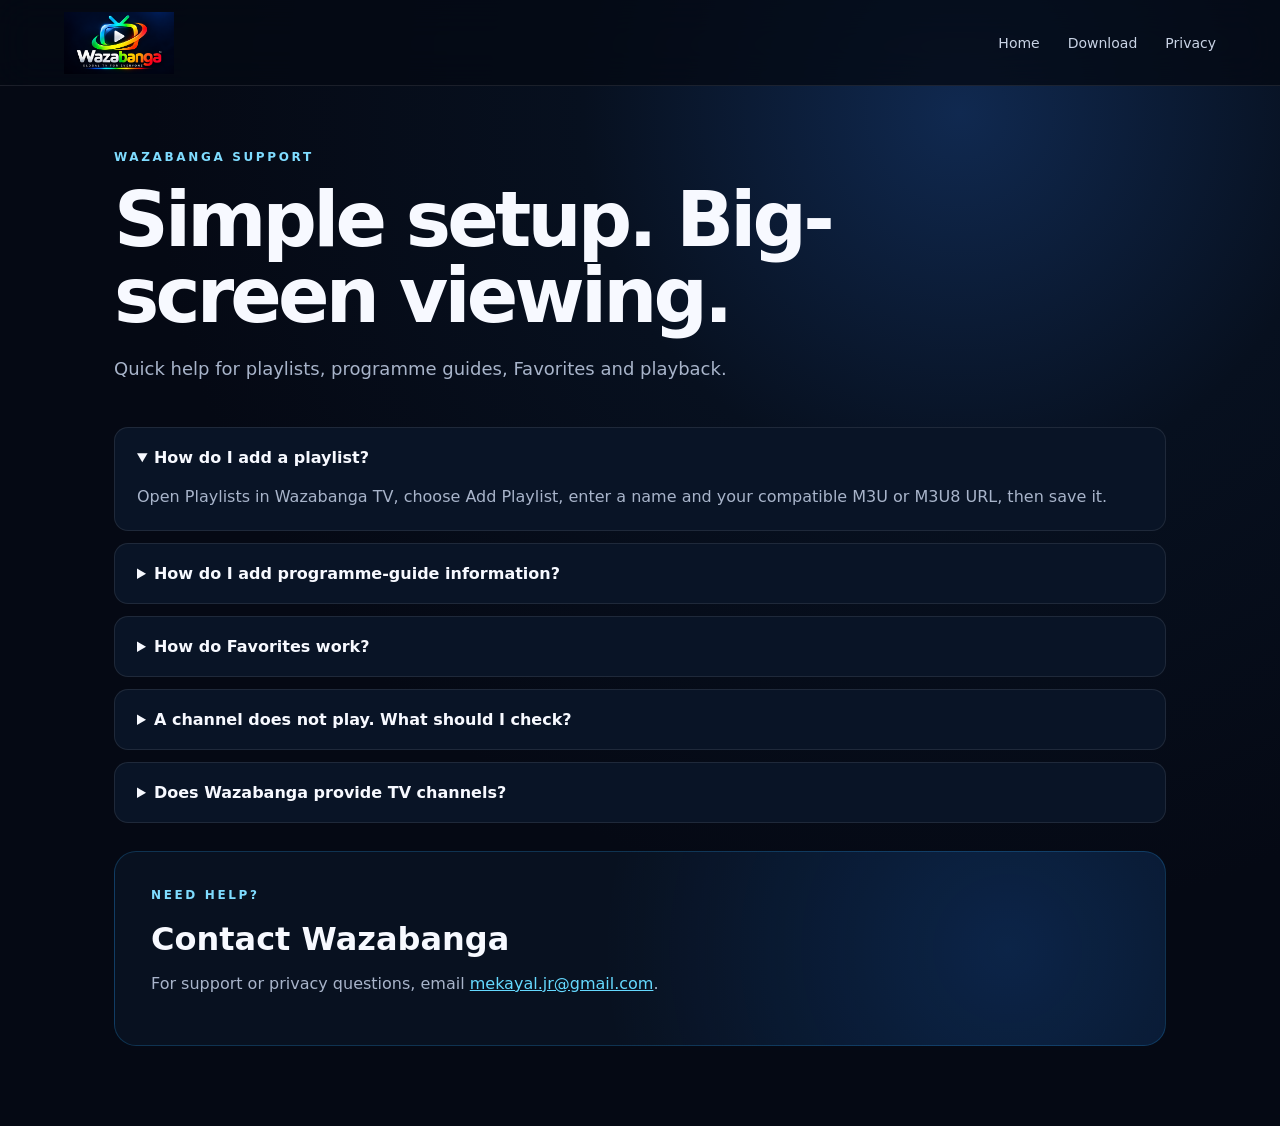
<file: support/index.html>
﻿<!doctype html><html lang="en"><head><link rel="icon" type="image/png" href="/assets/wazabanga-logo.png"><link rel="apple-touch-icon" href="/assets/wazabanga-logo.png"><meta charset="utf-8"><meta name="viewport" content="width=device-width,initial-scale=1"><meta name="theme-color" content="#050914"><link rel="stylesheet" href="/styles.css"><title>Wazabanga TV Support</title><meta name="description" content="Setup and support for Wazabanga TV."></head><body class="support-page"><header class="site-header"><a class="brand" href="/"><img src="/assets/wazabanga-logo.png" class="brand-logo" alt="Wazabanga"></a><nav class="nav"><a href="/">Home</a><a href="/download/">Download</a><a href="/privacy/">Privacy</a></nav></header><main class="page-shell"><section class="page-hero"><div class="eyebrow">WAZABANGA SUPPORT</div><h1>Simple setup. Big-screen viewing.</h1><p>Quick help for playlists, programme guides, Favorites and playback.</p></section><section class="faq"><details open><summary>How do I add a playlist?</summary><p>Open Playlists in Wazabanga TV, choose Add Playlist, enter a name and your compatible M3U or M3U8 URL, then save it.</p></details><details><summary>How do I add programme-guide information?</summary><p>Wazabanga supports XMLTV programme-guide sources. Configure your guide source in the app and Wazabanga will match available guide information to channels where possible.</p></details><details><summary>How do Favorites work?</summary><p>Highlight a channel and choose Add to Favorites. Saved channels appear in the Favorites section and remain available between sessions.</p></details><details><summary>A channel does not play. What should I check?</summary><p>Confirm the source URL is reachable and authorized, refresh the active playlist, and use Wazabanga diagnostics where available. Third-party source availability is controlled by its provider.</p></details><details><summary>Does Wazabanga provide TV channels?</summary><p>No. Wazabanga is a media player and source manager. Users add their own compatible, authorized playlists, streams and programme-guide sources.</p></details></section><section class="contact-card"><div><div class="eyebrow">NEED HELP?</div><h2>Contact Wazabanga</h2><p>For support or privacy questions, email <a href="mailto:mekayal.jr@gmail.com">mekayal.jr@gmail.com</a>.</p></div></section></main></body></html>
</file>
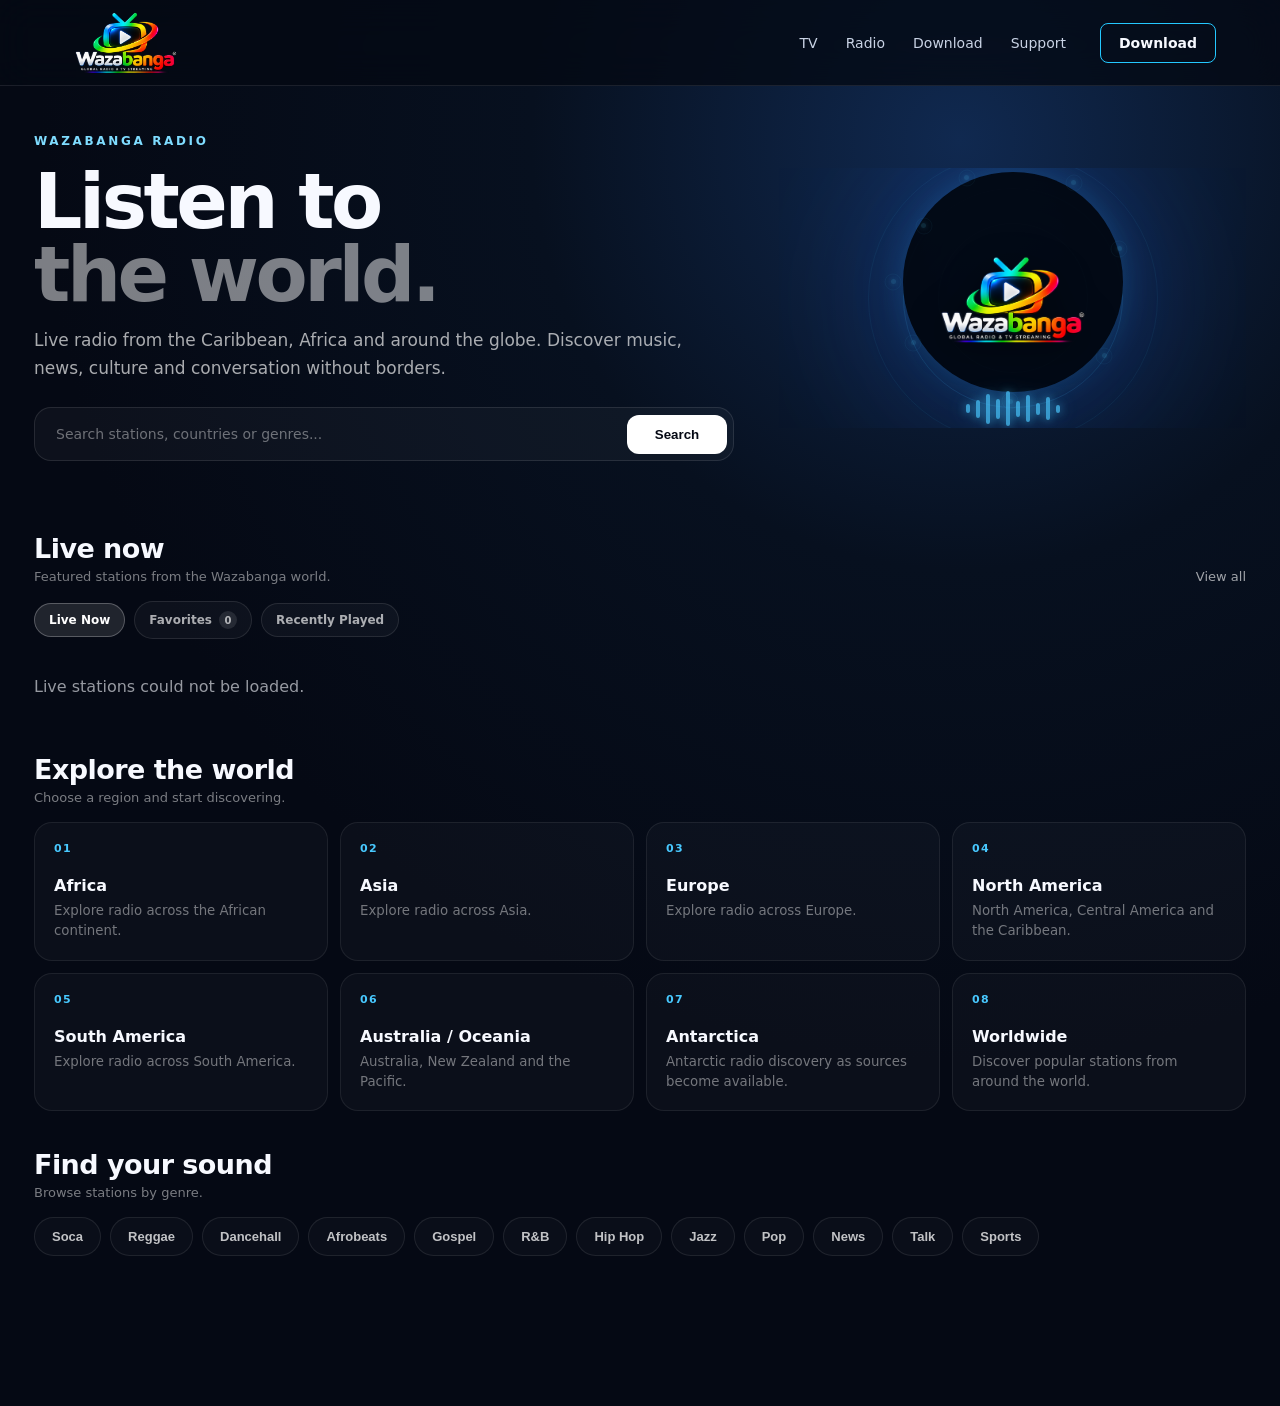
<file: radio/index-v1.6-north-america-milestone-browser-qa-passed.html>
<!doctype html>
<html lang="en">
<head>
  <link rel="icon" type="image/png" href="/radio/assets/wazabanga-logo-transparent-v1.png">
  <link rel="apple-touch-icon" href="/radio/assets/wazabanga-logo-transparent-v1.png">

  <meta charset="utf-8">
  <meta name="viewport" content="width=device-width,initial-scale=1">
  <meta name="theme-color" content="#050914">

  <title>Wazabanga Radio - Listen to the World</title>
  <meta name="description" content="Discover live radio from the Caribbean, Africa and around the world with Wazabanga Radio.">

  <link rel="stylesheet" href="/styles.css">

  <style>
    .radio-page {
      max-width: 1360px;
      margin: 0 auto;
      padding: 0 34px 150px;
    }

    /* HERO */

    .radio-hero {
      min-height: 360px;
      display: grid;
      grid-template-columns: 1.2fr .8fr;
      align-items: center;
      gap: 45px;
      padding: 48px 0 34px;
    }

    .radio-hero h1 {
      margin: 10px 0 14px;
      font-size: clamp(46px,6vw,76px);
      line-height: .96;
      letter-spacing: -.045em;
    }

    .radio-hero h1 span {
      color: rgba(255,255,255,.48);
    }

    .radio-hero p {
      max-width: 680px;
      margin: 0;
      font-size: 17px;
      line-height: 1.65;
      color: rgba(255,255,255,.66);
    }

    .radio-search {
      max-width: 700px;
      margin-top: 25px;
      padding: 6px;
      display: flex;
      align-items: center;
      border: 1px solid rgba(255,255,255,.10);
      border-radius: 17px;
      background: rgba(255,255,255,.035);
    }

    .radio-search input {
      flex: 1;
      min-width: 0;
      padding: 12px 15px;
      border: 0;
      outline: 0;
      background: transparent;
      color: white;
      font: inherit;
      font-size: 14px;
    }

    .radio-search input::placeholder {
      color: rgba(255,255,255,.40);
    }

    .radio-search button {
      min-width: 100px;
      padding: 12px 18px;
      border: 0;
      border-radius: 12px;
      background: white;
      color: #050914;
      font-weight: 800;
      cursor: pointer;
    }

    /* RADIO VISUAL */

    .radio-visual {
      position: relative;
      min-height: 260px;
      display: grid;
      place-items: center;
      overflow: hidden;
    }

    .radio-visual::before {
      content: "";
      position: absolute;
      width: 330px;
      height: 330px;
      border-radius: 50%;
      background: rgba(33,108,255,.13);
      filter: blur(55px);
    }

    .broadcast {
      position: relative;
      width: 330px;
      height: 220px;
      display: grid;
      place-items: center;
    }

    .broadcast-ring {
      position: absolute;
      border: 1px solid rgba(69,197,255,.17);
      border-radius: 50%;
    }

    .ring-one {
      width: 150px;
      height: 150px;
    }

    .ring-two {
      width: 220px;
      height: 220px;
      opacity: .72;
    }

    .ring-three {
      width: 290px;
      height: 290px;
      opacity: .38;
    }

    /* HERO WORLD GLOBE */

    .hero-world-globe {
      position: absolute;
      left: 50%;
      top: 50%;
      z-index: 1;
      width: 210px;
      height: 210px;
      transform: translate(-50%,-50%);
      border-radius: 50%;
      pointer-events: none;
      opacity: .94;
      filter:
        drop-shadow(0 0 15px rgba(69,197,255,.16))
        drop-shadow(0 0 34px rgba(33,108,255,.10));
      object-fit: cover;
      background: #020812;
    }

    /* GLOBE INTELLIGENCE PHASE 3B - DYNAMIC SIGNAL STATE */

    .globe-activity-point[data-active="false"] {
      opacity: .16;
    }

    .globe-activity-point[data-active="true"] {
      width: 7px;
      height: 7px;
      opacity: 1;
      background: rgba(110,229,255,1);
      box-shadow:
        0 0 6px rgba(110,229,255,1),
        0 0 15px rgba(83,216,255,.88),
        0 0 28px rgba(83,216,255,.42);
      animation-duration: 2s;
    }

    .globe-activity-point[data-active="true"]::after {
      width: 22px;
      height: 22px;
      border-color: rgba(110,229,255,.55);
      animation-duration: 2s;
    }

    .globe-activity-point[data-broadcasting="true"] {
      width: 9px;
      height: 9px;
      opacity: 1;
      box-shadow:
        0 0 8px rgba(145,238,255,1),
        0 0 20px rgba(83,216,255,1),
        0 0 38px rgba(83,216,255,.72);
      animation-duration: .95s;
    }

    .globe-activity-point[data-broadcasting="true"]::after {
      width: 30px;
      height: 30px;
      border-color: rgba(145,238,255,.72);
      animation-duration: .95s;
    }
    @media (prefers-reduced-motion: reduce) {
      .hero-world-globe {
        opacity: .88;
      }
    }

    .radio-logo-orb {
      position: absolute;
      left: 50%;
      top: 50%;
      z-index: 3;
      width: 176px;
      height: auto;
      transform: translate(-50%,-50%);
      display: block;
      pointer-events: none;
      background: transparent;
      border: 0;
      box-shadow: none;
    }

    .radio-logo-orb img {
      display: block;
      width: 100%;
      height: auto;
      object-fit: contain;
      filter: drop-shadow(0 8px 18px rgba(0,0,0,.42));
    }

    .wave {
      position: absolute;
      left: 50%;
      bottom: -2px;
      z-index: 4;
      width: 190px;
      height: 42px;
      transform: translateX(-50%);
      display: flex;
      align-items: center;
      justify-content: center;
      gap: 6px;
      pointer-events: none;
      filter: drop-shadow(0 0 9px rgba(69,197,255,.40));
    }

    .wave i {
      display: block;
      width: 4px;
      border-radius: 8px;
      background: rgba(74,200,255,.70);
      box-shadow: 0 0 9px rgba(69,197,255,.55);
    }

    .wave i:nth-child(1) { height: 9px; }
    .wave i:nth-child(2) { height: 18px; }
    .wave i:nth-child(3) { height: 30px; }
    .wave i:nth-child(4) { height: 20px; }
    .wave i:nth-child(5) { height: 35px; }
    .wave i:nth-child(6) { height: 16px; }
    .wave i:nth-child(7) { height: 27px; }
    .wave i:nth-child(8) { height: 12px; }
    .wave i:nth-child(9) { height: 23px; }
    .wave i:nth-child(10) { height: 8px; }

    /* SECTIONS */

    .radio-section {
      margin-top: 38px;
    }

    .section-heading {
      display: flex;
      justify-content: space-between;
      align-items: end;
      gap: 20px;
      margin-bottom: 17px;
    }

    .section-heading h2 {
      margin: 0;
      font-size: 27px;
      letter-spacing: -.02em;
    }

    .section-heading p {
      margin: 5px 0 0;
      color: rgba(255,255,255,.47);
      font-size: 13px;
    }

    .section-link {
      color: rgba(255,255,255,.62);
      text-decoration: none;
      font-size: 13px;
    }

    /* RADIO LIBRARY */

    .radio-library-tabs {
      display: flex;
      align-items: center;
      gap: 9px;
      margin: 0 0 18px;
      overflow-x: auto;
      scrollbar-width: none;
    }

    .radio-library-tabs::-webkit-scrollbar {
      display: none;
    }

    .radio-library-tab {
      flex: 0 0 auto;
      display: inline-flex;
      align-items: center;
      gap: 7px;
      padding: 9px 14px;
      border: 1px solid rgba(255,255,255,.10);
      border-radius: 999px;
      background: rgba(255,255,255,.035);
      color: rgba(255,255,255,.66);
      font: inherit;
      font-size: 12px;
      font-weight: 700;
      cursor: pointer;
      transition:
        background .18s ease,
        border-color .18s ease,
        color .18s ease;
    }

    .radio-library-tab:hover {
      color: #fff;
      border-color: rgba(255,255,255,.20);
      background: rgba(255,255,255,.07);
    }

    .radio-library-tab.active {
      color: #fff;
      border-color: rgba(255,255,255,.25);
      background: rgba(255,255,255,.11);
    }

    .radio-library-tab span {
      min-width: 18px;
      height: 18px;
      padding: 0 5px;
      display: inline-flex;
      align-items: center;
      justify-content: center;
      border-radius: 999px;
      background: rgba(255,255,255,.10);
      font-size: 10px;
    }
    /* LIVE NOW */

    .live-grid {
      display: grid;
      grid-template-columns: repeat(4,1fr);
      gap: 13px;
    }

    .live-card {
      position: relative;
      min-width: 0;
      padding: 17px;
      border: 1px solid rgba(255,255,255,.085);
      border-radius: 20px;
      background:
        linear-gradient(145deg,
          rgba(255,255,255,.055),
          rgba(255,255,255,.018));
      transition: .2s ease;
    }

    .live-card:hover {
      transform: translateY(-3px);
      border-color: rgba(67,195,255,.28);
      background: rgba(255,255,255,.06);
    }

    .live-top {
      display: flex;
      align-items: center;
      gap: 13px;
    }

    .station-art {
      width: 58px;
      height: 58px;
      flex: 0 0 58px;
      display: grid;
      place-items: center;
      border-radius: 15px;
      background: rgba(255,255,255,.075);
      font-size: 13px;
      font-weight: 900;
      letter-spacing: .07em;
    }

    .live-info {
      min-width: 0;
      flex: 1;
    }

    .live-info strong {
      display: block;
      white-space: nowrap;
      overflow: hidden;
      text-overflow: ellipsis;
      font-size: 15px;
    }

    .live-info span {
      display: block;
      margin-top: 5px;
      color: rgba(255,255,255,.47);
      font-size: 12px;
    }

    .live-status {
      display: flex;
      align-items: center;
      gap: 6px;
      margin-top: 17px;
      color: rgba(255,255,255,.46);
      font-size: 11px;
      text-transform: uppercase;
      letter-spacing: .08em;
    }

    .live-dot {
      width: 7px;
      height: 7px;
      border-radius: 50%;
      background: #46d6ff;
      box-shadow: 0 0 12px rgba(70,214,255,.8);
    }

    .card-play {
      position: absolute;
      right: 15px;
      bottom: 13px;
      width: 38px;
      height: 38px;
      display: grid;
      place-items: center;
      border: 0;
      border-radius: 50%;
      background: white;
      color: #050914;
      cursor: pointer;
      font-size: 13px;
    }

    /* REGIONS */

    .region-grid {
      display: grid;
      grid-template-columns: repeat(4,1fr);
      gap: 12px;
    }

    .region-card {
      position: relative;
      min-height: 116px;
      padding: 19px;
      overflow: hidden;
      border: 1px solid rgba(255,255,255,.075);
      border-radius: 18px;
      background: rgba(255,255,255,.028);
      cursor: pointer;
      transition: .2s ease;
    }

    .region-card:hover {
      transform: translateY(-2px);
      background: rgba(255,255,255,.055);
      border-color: rgba(255,255,255,.15);
    }

    .region-number {
      display: block;
      margin-bottom: 21px;
      color: #48c9ff;
      font-size: 11px;
      font-weight: 900;
      letter-spacing: .12em;
    }

    .region-card strong {
      display: block;
      margin-bottom: 5px;
      font-size: 16px;
    }

    .region-card small {
      color: rgba(255,255,255,.43);
      line-height: 1.45;
    }

    /* GENRES */

    .genre-row {
      display: flex;
      flex-wrap: wrap;
      gap: 9px;
    }

    .genre {
      padding: 11px 17px;
      border: 1px solid rgba(255,255,255,.085);
      border-radius: 999px;
      background: rgba(255,255,255,.025);
      color: rgba(255,255,255,.75);
      font-size: 13px;
      font-weight: 700;
      cursor: pointer;
      transition: .18s ease;
    }

    .genre:hover {
      color: white;
      border-color: rgba(70,202,255,.35);
      background: rgba(70,202,255,.08);
    }

    /* PLAYER */

    .radio-player {
      position: fixed;
      z-index: 100;
      left: 50%;
      bottom: 14px;
      transform: translateX(-50%);
      width: min(760px,calc(100% - 28px));
      display: flex;
      align-items: center;
      gap: 13px;
      padding: 10px 12px;
      border: 1px solid rgba(255,255,255,.12);
      border-radius: 19px;
      background: rgba(5,9,20,.95);
      backdrop-filter: blur(24px);
      box-shadow: 0 20px 60px rgba(0,0,0,.58);
    }

    .player-art {
      width: 46px;
      height: 46px;
      flex: 0 0 46px;
      display: grid;
      place-items: center;
      border-radius: 12px;
      background: rgba(255,255,255,.075);
      font-weight: 900;
      font-size: 13px;
    }

    .player-copy {
      flex: 1;
      min-width: 0;
    }

    .player-copy strong {
      display: block;
      white-space: nowrap;
      overflow: hidden;
      text-overflow: ellipsis;
      font-size: 14px;
    }

    .player-copy span {
      display: block;
      margin-top: 3px;
      color: rgba(255,255,255,.43);
      font-size: 11px;
    }

    .player-fav {
      border: 0;
      background: transparent;
      color: white;
      font-size: 20px;
      cursor: pointer;
    }

    .player-play {
      width: 42px;
      height: 42px;
      flex: 0 0 42px;
      border: 0;
      border-radius: 50%;
      background: white;
      color: #050914;
      cursor: pointer;
      font-size: 14px;
    }

    @media(max-width:1050px) {
      .live-grid {
        grid-template-columns: repeat(2,1fr);
      }

      .region-grid {
        grid-template-columns: repeat(2,1fr);
      }
    }

    @media(max-width:850px) {
      .radio-hero {
        grid-template-columns: 1fr;
        min-height: auto;
      }

      .radio-visual {
        display: none;
      }
    }

    @media(max-width:620px) {
      .radio-page {
        padding-left: 17px;
        padding-right: 17px;
      }

      .radio-hero {
        padding: 36px 0 18px;
      }

      .radio-hero h1 {
        font-size: 46px;
      }

      .radio-hero p {
        font-size: 15px;
      }

      .live-grid,
      .region-grid {
        grid-template-columns: 1fr;
      }

      .radio-search button {
        min-width: auto;
        padding: 12px 15px;
      }

      .section-heading {
        align-items: start;
      }
    }
  
    /* GLOBE INTELLIGENCE PHASE 3A */

    .globe-activity-layer {
      position: absolute;
      left: 50%;
      top: 44%;
      z-index: 2;
      width: 254px;
      height: 254px;
      transform: translate(-50%,-50%);
      border-radius: 50%;
      pointer-events: none;
    }

    .globe-activity-point {
      position: absolute;
      width: 5px;
      height: 5px;
      border-radius: 50%;
      background: rgba(83,216,255,.95);
      box-shadow:
        0 0 5px rgba(83,216,255,.95),
        0 0 11px rgba(83,216,255,.58);
      opacity: .38;
      animation:
        wazabanga-globe-pulse
        2.8s
        ease-in-out
        infinite;
    }

    .globe-activity-point::after {
      content: "";
      position: absolute;
      left: 50%;
      top: 50%;
      width: 15px;
      height: 15px;
      transform: translate(-50%,-50%);
      border: 1px solid rgba(83,216,255,.28);
      border-radius: 50%;
      animation:
        wazabanga-globe-ripple
        2.8s
        ease-out
        infinite;
    }

    .globe-activity-point.point-1 {
      left: 14%;
      top: 27%;
      animation-delay: -.3s;
    }

    .globe-activity-point.point-2 {
      left: 31%;
      top: 8%;
      animation-delay: -1.2s;
    }

    .globe-activity-point.point-3 {
      right: 25%;
      top: 10%;
      animation-delay: -2s;
    }

    .globe-activity-point.point-4 {
      right: 7%;
      top: 36%;
      animation-delay: -.8s;
    }

    .globe-activity-point.point-5 {
      right: 13%;
      bottom: 20%;
      animation-delay: -1.7s;
    }

    .globe-activity-point.point-6 {
      left: 48%;
      bottom: 2%;
      animation-delay: -2.4s;
    }

    .globe-activity-point.point-7 {
      left: 10%;
      bottom: 25%;
      animation-delay: -1.1s;
    }

    .globe-activity-point.point-8 {
      left: 2%;
      top: 49%;
      animation-delay: -2.2s;
    }

    @keyframes wazabanga-globe-pulse {
      0%, 100% {
        opacity: .24;
        transform: scale(.82);
      }

      50% {
        opacity: 1;
        transform: scale(1.18);
      }
    }

    @keyframes wazabanga-globe-ripple {
      0% {
        opacity: .48;
        transform:
          translate(-50%,-50%)
          scale(.35);
      }

      75%, 100% {
        opacity: 0;
        transform:
          translate(-50%,-50%)
          scale(1.5);
      }
    }

    /* GLOBE INTELLIGENCE PHASE 3B - DYNAMIC SIGNAL STATE */

    .globe-activity-point[data-active="false"] {
      opacity: .16;
    }

    .globe-activity-point[data-active="true"] {
      width: 7px;
      height: 7px;
      opacity: 1;
      background: rgba(110,229,255,1);
      box-shadow:
        0 0 6px rgba(110,229,255,1),
        0 0 15px rgba(83,216,255,.88),
        0 0 28px rgba(83,216,255,.42);
      animation-duration: 2s;
    }

    .globe-activity-point[data-active="true"]::after {
      width: 22px;
      height: 22px;
      border-color: rgba(110,229,255,.55);
      animation-duration: 2s;
    }

    .globe-activity-point[data-broadcasting="true"] {
      width: 9px;
      height: 9px;
      opacity: 1;
      box-shadow:
        0 0 8px rgba(145,238,255,1),
        0 0 20px rgba(83,216,255,1),
        0 0 38px rgba(83,216,255,.72);
      animation-duration: .95s;
    }

    .globe-activity-point[data-broadcasting="true"]::after {
      width: 30px;
      height: 30px;
      border-color: rgba(145,238,255,.72);
      animation-duration: .95s;
    }
    @media (prefers-reduced-motion: reduce) {
      .globe-activity-point,
      .globe-activity-point::after {
        animation: none;
      }

      .globe-activity-point {
        opacity: .58;
      }
    }

    /* HERO COMPOSITION PHASE 3.1 */

    .broadcast {
      height: 260px;
    }

    .hero-world-globe {
      top: 44%;
      width: 220px;
      height: 220px;
    }

    .radio-logo-orb {
      top: 51%;
      width: 176px;
    }

    .wave {
      bottom: 0;
      width: 190px;
      height: 38px;
    }
</style>
</head>

<body id="top">

<header class="site-header">

  <a class="brand" href="/" aria-label="Wazabanga home">
    <img
      src="/radio/assets/wazabanga-logo-transparent-v1.png"
      alt="Wazabanga"
      class="brand-logo">
  </a>

  <nav class="nav" aria-label="Primary">
    <a href="/">TV</a>
    <a href="/radio/">Radio</a>
    <a href="/download/">Download</a>
    <a href="/support/">Support</a>
  </nav>

  <a class="header-download" href="/download/">
    Download
  </a>

</header>


<main class="radio-page">

  <section class="radio-hero">

    <div class="radio-hero-copy">

      <div class="eyebrow">
        WAZABANGA RADIO
      </div>

      <h1>
        Listen to<br>
        <span>the world.</span>
      </h1>

      <p>
        Live radio from the Caribbean, Africa and around the globe.
        Discover music, news, culture and conversation without borders.
      </p>

      <div class="radio-search">

        <input
          type="search"
          id="radioSearch"
          placeholder="Search stations, countries or genres..."
          aria-label="Search Wazabanga Radio">

        <button type="button" id="radioSearchButton">
          Search
        </button>

      </div>

    </div>


    <div class="radio-visual" aria-hidden="true">

      <div class="broadcast">

        <div class="broadcast-ring ring-three"></div>
        <div class="broadcast-ring ring-two"></div>
        <div class="broadcast-ring ring-one"></div>

        <div
          class="globe-activity-layer"
          id="globeActivityLayer"
          aria-hidden="true">
          <i class="globe-activity-point point-1"></i>
          <i class="globe-activity-point point-2"></i>
          <i class="globe-activity-point point-3"></i>
          <i class="globe-activity-point point-4"></i>
          <i class="globe-activity-point point-5"></i>
          <i class="globe-activity-point point-6"></i>
          <i class="globe-activity-point point-7"></i>
          <i class="globe-activity-point point-8"></i>
        </div>

        <video
          id="heroWorldGlobe"
          class="hero-world-globe"
          autoplay
          muted
          loop
          playsinline
          preload="metadata"
          aria-hidden="true">
          <source
            src="/radio/assets/wazabanga-hero-globe-web-v1.mp4"
            type="video/mp4">
        </video>

        <div class="radio-logo-orb">
          <img
            src="/radio/assets/wazabanga-logo-transparent-v1.png"
            alt="">
        </div>

        <div class="wave">
          <i></i><i></i><i></i><i></i><i></i>
          <i></i><i></i><i></i><i></i><i></i>
        </div>

      </div>

    </div>

  </section>


  <section class="radio-section">

    <div class="section-heading">

      <div>
        <h2>Live now</h2>
        <p>Featured stations from the Wazabanga world.</p>
      </div>

      <a class="section-link" href="#" id="viewAllStations">
        View all
      </a>

    </div>


    <div class="radio-library-tabs" id="radioLibraryTabs">

      <button
        class="radio-library-tab active"
        type="button"
        data-library="live">
        Live Now
      </button>

      <button
        class="radio-library-tab"
        type="button"
        data-library="favorites">
        Favorites
        <span id="favoritesCount">0</span>
      </button>

      <button
        class="radio-library-tab"
        type="button"
        data-library="recent">
        Recently Played
      </button>

    </div>

    <div class="live-grid" id="stationGrid">

      <article class="live-card">

        <div class="live-top">

          <div class="station-art">TT</div>

          <div class="live-info">
            <strong>Trinidad & Tobago</strong>
            <span>Caribbean</span>
          </div>

        </div>

        <div class="live-status">
          <i class="live-dot"></i>
          Live
        </div>

        <button class="card-play" aria-label="Play Trinidad radio">
          &#9654;
        </button>

      </article>


      <article class="live-card">

        <div class="live-top">

          <div class="station-art">UG</div>

          <div class="live-info">
            <strong>Uganda</strong>
            <span>East Africa</span>
          </div>

        </div>

        <div class="live-status">
          <i class="live-dot"></i>
          Live
        </div>

        <button class="card-play" aria-label="Play Uganda radio">
          &#9654;
        </button>

      </article>


      <article class="live-card">

        <div class="live-top">

          <div class="station-art">JM</div>

          <div class="live-info">
            <strong>Jamaica</strong>
            <span>Caribbean</span>
          </div>

        </div>

        <div class="live-status">
          <i class="live-dot"></i>
          Live
        </div>

        <button class="card-play" aria-label="Play Jamaica radio">
          &#9654;
        </button>

      </article>


      <article class="live-card">

        <div class="live-top">

          <div class="station-art">KE</div>

          <div class="live-info">
            <strong>Kenya</strong>
            <span>East Africa</span>
          </div>

        </div>

        <div class="live-status">
          <i class="live-dot"></i>
          Live
        </div>

        <button class="card-play" aria-label="Play Kenya radio">
          &#9654;
        </button>

      </article>

    </div>

  </section>


  <section class="radio-section">

    <div class="section-heading">

      <div>
        <h2>Explore the world</h2>
        <p>Choose a region and start discovering.</p>
      </div>

    </div>


    <div class="region-grid">

      <div class="region-card" data-region="africa">
  <span class="region-number">01</span>
  <strong>Africa</strong>
  <small>Explore radio across the African continent.</small>
</div>

<div class="region-card" data-region="asia">
  <span class="region-number">02</span>
  <strong>Asia</strong>
  <small>Explore radio across Asia.</small>
</div>

<div class="region-card" data-region="europe">
  <span class="region-number">03</span>
  <strong>Europe</strong>
  <small>Explore radio across Europe.</small>
</div>

<div class="region-card" data-region="north-america">
  <span class="region-number">04</span>
  <strong>North America</strong>
  <small>North America, Central America and the Caribbean.</small>
</div>

<div class="region-card" data-region="south-america">
  <span class="region-number">05</span>
  <strong>South America</strong>
  <small>Explore radio across South America.</small>
</div>

<div class="region-card" data-region="oceania">
  <span class="region-number">06</span>
  <strong>Australia / Oceania</strong>
  <small>Australia, New Zealand and the Pacific.</small>
</div>

<div class="region-card" data-region="antarctica">
  <span class="region-number">07</span>
  <strong>Antarctica</strong>
  <small>Antarctic radio discovery as sources become available.</small>
</div>

<div class="region-card" data-region="worldwide">
  <span class="region-number">08</span>
  <strong>Worldwide</strong>
  <small>Discover popular stations from around the world.</small>
</div>

    </div>

  </section>


  <section class="radio-section">

    <div class="section-heading">

      <div>
        <h2>Find your sound</h2>
        <p>Browse stations by genre.</p>
      </div>

    </div>


    <div class="genre-row">

      <button class="genre" data-genre="soca">Soca</button>
      <button class="genre" data-genre="reggae">Reggae</button>
      <button class="genre" data-genre="dancehall">Dancehall</button>
      <button class="genre" data-genre="afrobeats">Afrobeats</button>
      <button class="genre" data-genre="gospel">Gospel</button>
      <button class="genre" data-genre="randb">R&B</button>
      <button class="genre" data-genre="hip-hop">Hip Hop</button>
      <button class="genre" data-genre="jazz">Jazz</button>
      <button class="genre" data-genre="pop">Pop</button>
      <button class="genre" data-genre="news">News</button>
      <button class="genre" data-genre="talk">Talk</button>
      <button class="genre" data-genre="sports">Sports</button>

    </div>

  </section>

</main>


<div class="radio-player" id="radioPlayer" style="display:none;">

  <div class="player-art" id="playerArt">
    W
  </div>

  <div class="player-copy">
    <strong id="playerStation">Select a station</strong>
    <span id="playerMeta">Wazabanga Radio</span>
  </div>

  <button
    class="player-fav" id="playerFavorite"
    type="button"
    aria-label="Add to favorites">
    &#9825;
  </button>

  <button
    class="player-play" id="playerPlay"
    type="button"
    aria-label="Play">
    &#9654;
  </button>

</div>


  <script src="/radio/catalogue.js"></script>
<script src="/radio/caribbean-catalogue.js"></script>
<script src="/radio/east-africa-catalogue.js"></script>
<script src="/radio/africa-catalogue.js"></script>
<script src="/radio/asia-catalogue.js"></script>
<script src="/radio/europe-catalogue.js"></script>
<script src="/radio/north-america-catalogue.js"></script>
  <script src="/radio/globe-intelligence.js"></script>
<script src="/radio/radio.js"></script>
<script src="/radio/globe-dynamic.js"></script>
</body>
</html>
</file>
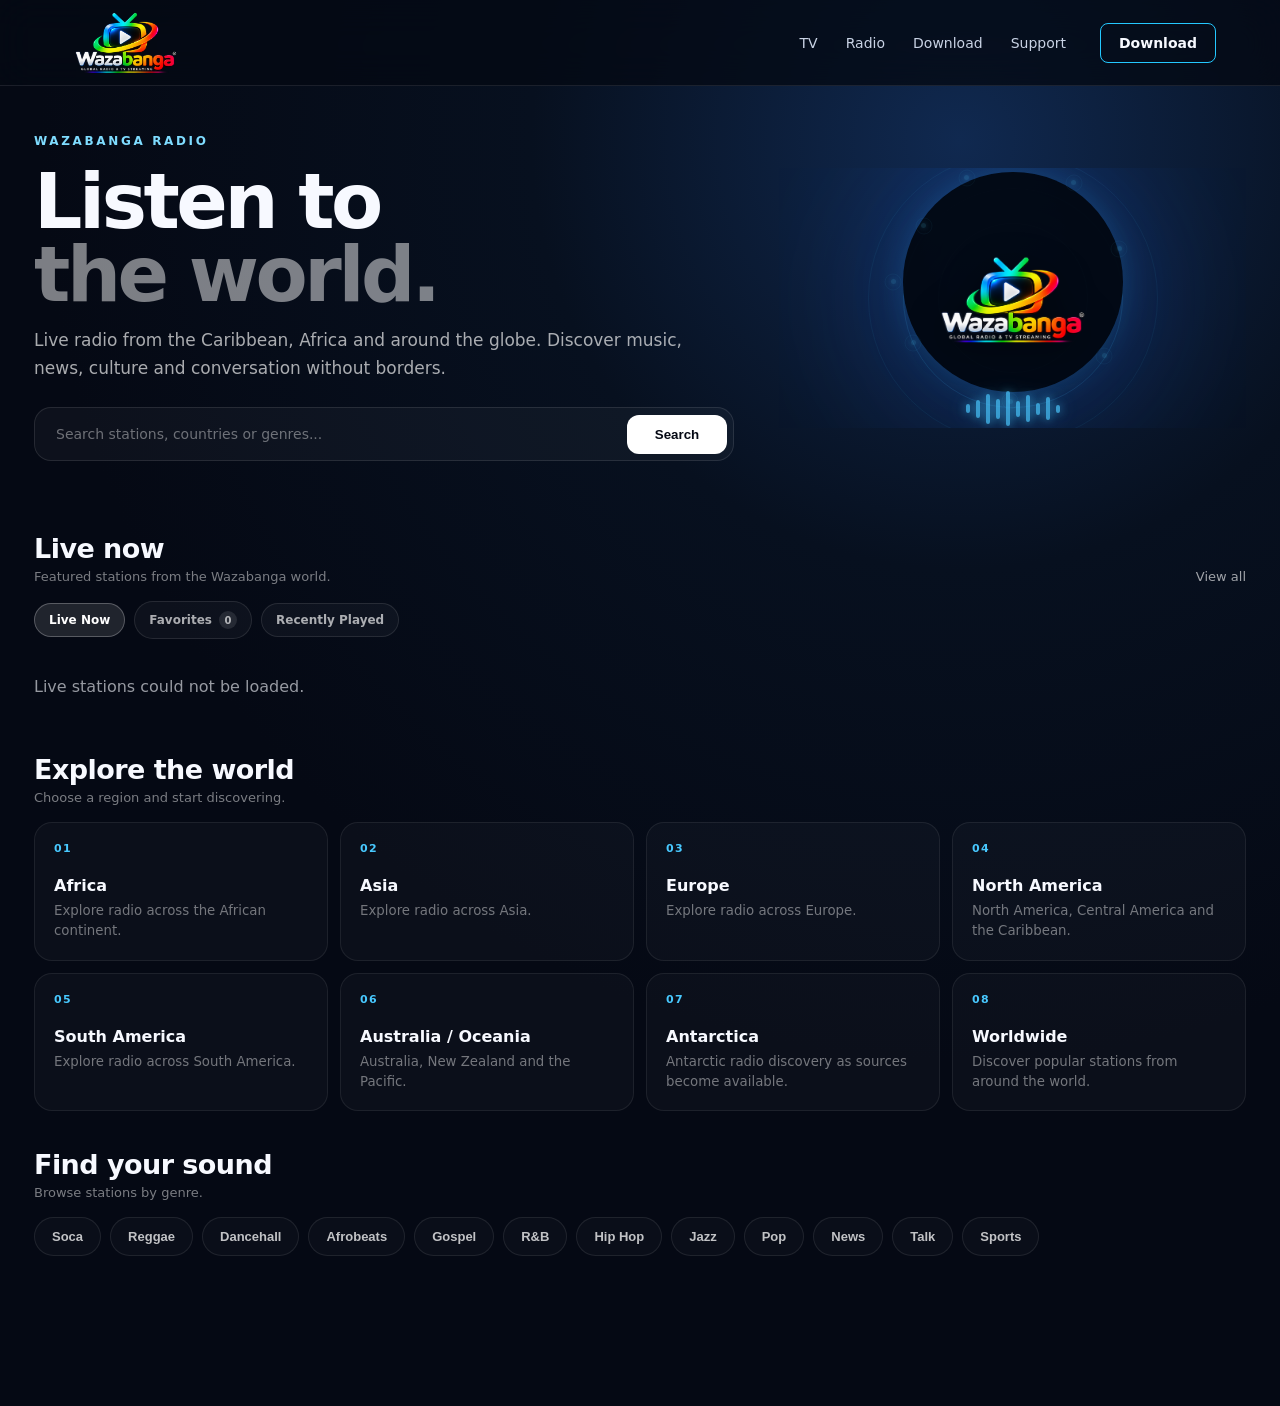
<file: radio/index-v1.7-south-america-milestone-browser-qa-passed.html>
<!doctype html>
<html lang="en">
<head>
  <link rel="icon" type="image/png" href="/radio/assets/wazabanga-logo-transparent-v1.png">
  <link rel="apple-touch-icon" href="/radio/assets/wazabanga-logo-transparent-v1.png">

  <meta charset="utf-8">
  <meta name="viewport" content="width=device-width,initial-scale=1">
  <meta name="theme-color" content="#050914">

  <title>Wazabanga Radio - Listen to the World</title>
  <meta name="description" content="Discover live radio from the Caribbean, Africa and around the world with Wazabanga Radio.">

  <link rel="stylesheet" href="/styles.css">

  <style>
    .radio-page {
      max-width: 1360px;
      margin: 0 auto;
      padding: 0 34px 150px;
    }

    /* HERO */

    .radio-hero {
      min-height: 360px;
      display: grid;
      grid-template-columns: 1.2fr .8fr;
      align-items: center;
      gap: 45px;
      padding: 48px 0 34px;
    }

    .radio-hero h1 {
      margin: 10px 0 14px;
      font-size: clamp(46px,6vw,76px);
      line-height: .96;
      letter-spacing: -.045em;
    }

    .radio-hero h1 span {
      color: rgba(255,255,255,.48);
    }

    .radio-hero p {
      max-width: 680px;
      margin: 0;
      font-size: 17px;
      line-height: 1.65;
      color: rgba(255,255,255,.66);
    }

    .radio-search {
      max-width: 700px;
      margin-top: 25px;
      padding: 6px;
      display: flex;
      align-items: center;
      border: 1px solid rgba(255,255,255,.10);
      border-radius: 17px;
      background: rgba(255,255,255,.035);
    }

    .radio-search input {
      flex: 1;
      min-width: 0;
      padding: 12px 15px;
      border: 0;
      outline: 0;
      background: transparent;
      color: white;
      font: inherit;
      font-size: 14px;
    }

    .radio-search input::placeholder {
      color: rgba(255,255,255,.40);
    }

    .radio-search button {
      min-width: 100px;
      padding: 12px 18px;
      border: 0;
      border-radius: 12px;
      background: white;
      color: #050914;
      font-weight: 800;
      cursor: pointer;
    }

    /* RADIO VISUAL */

    .radio-visual {
      position: relative;
      min-height: 260px;
      display: grid;
      place-items: center;
      overflow: hidden;
    }

    .radio-visual::before {
      content: "";
      position: absolute;
      width: 330px;
      height: 330px;
      border-radius: 50%;
      background: rgba(33,108,255,.13);
      filter: blur(55px);
    }

    .broadcast {
      position: relative;
      width: 330px;
      height: 220px;
      display: grid;
      place-items: center;
    }

    .broadcast-ring {
      position: absolute;
      border: 1px solid rgba(69,197,255,.17);
      border-radius: 50%;
    }

    .ring-one {
      width: 150px;
      height: 150px;
    }

    .ring-two {
      width: 220px;
      height: 220px;
      opacity: .72;
    }

    .ring-three {
      width: 290px;
      height: 290px;
      opacity: .38;
    }

    /* HERO WORLD GLOBE */

    .hero-world-globe {
      position: absolute;
      left: 50%;
      top: 50%;
      z-index: 1;
      width: 210px;
      height: 210px;
      transform: translate(-50%,-50%);
      border-radius: 50%;
      pointer-events: none;
      opacity: .94;
      filter:
        drop-shadow(0 0 15px rgba(69,197,255,.16))
        drop-shadow(0 0 34px rgba(33,108,255,.10));
      object-fit: cover;
      background: #020812;
    }

    /* GLOBE INTELLIGENCE PHASE 3B - DYNAMIC SIGNAL STATE */

    .globe-activity-point[data-active="false"] {
      opacity: .16;
    }

    .globe-activity-point[data-active="true"] {
      width: 7px;
      height: 7px;
      opacity: 1;
      background: rgba(110,229,255,1);
      box-shadow:
        0 0 6px rgba(110,229,255,1),
        0 0 15px rgba(83,216,255,.88),
        0 0 28px rgba(83,216,255,.42);
      animation-duration: 2s;
    }

    .globe-activity-point[data-active="true"]::after {
      width: 22px;
      height: 22px;
      border-color: rgba(110,229,255,.55);
      animation-duration: 2s;
    }

    .globe-activity-point[data-broadcasting="true"] {
      width: 9px;
      height: 9px;
      opacity: 1;
      box-shadow:
        0 0 8px rgba(145,238,255,1),
        0 0 20px rgba(83,216,255,1),
        0 0 38px rgba(83,216,255,.72);
      animation-duration: .95s;
    }

    .globe-activity-point[data-broadcasting="true"]::after {
      width: 30px;
      height: 30px;
      border-color: rgba(145,238,255,.72);
      animation-duration: .95s;
    }
    @media (prefers-reduced-motion: reduce) {
      .hero-world-globe {
        opacity: .88;
      }
    }

    .radio-logo-orb {
      position: absolute;
      left: 50%;
      top: 50%;
      z-index: 3;
      width: 176px;
      height: auto;
      transform: translate(-50%,-50%);
      display: block;
      pointer-events: none;
      background: transparent;
      border: 0;
      box-shadow: none;
    }

    .radio-logo-orb img {
      display: block;
      width: 100%;
      height: auto;
      object-fit: contain;
      filter: drop-shadow(0 8px 18px rgba(0,0,0,.42));
    }

    .wave {
      position: absolute;
      left: 50%;
      bottom: -2px;
      z-index: 4;
      width: 190px;
      height: 42px;
      transform: translateX(-50%);
      display: flex;
      align-items: center;
      justify-content: center;
      gap: 6px;
      pointer-events: none;
      filter: drop-shadow(0 0 9px rgba(69,197,255,.40));
    }

    .wave i {
      display: block;
      width: 4px;
      border-radius: 8px;
      background: rgba(74,200,255,.70);
      box-shadow: 0 0 9px rgba(69,197,255,.55);
    }

    .wave i:nth-child(1) { height: 9px; }
    .wave i:nth-child(2) { height: 18px; }
    .wave i:nth-child(3) { height: 30px; }
    .wave i:nth-child(4) { height: 20px; }
    .wave i:nth-child(5) { height: 35px; }
    .wave i:nth-child(6) { height: 16px; }
    .wave i:nth-child(7) { height: 27px; }
    .wave i:nth-child(8) { height: 12px; }
    .wave i:nth-child(9) { height: 23px; }
    .wave i:nth-child(10) { height: 8px; }

    /* SECTIONS */

    .radio-section {
      margin-top: 38px;
    }

    .section-heading {
      display: flex;
      justify-content: space-between;
      align-items: end;
      gap: 20px;
      margin-bottom: 17px;
    }

    .section-heading h2 {
      margin: 0;
      font-size: 27px;
      letter-spacing: -.02em;
    }

    .section-heading p {
      margin: 5px 0 0;
      color: rgba(255,255,255,.47);
      font-size: 13px;
    }

    .section-link {
      color: rgba(255,255,255,.62);
      text-decoration: none;
      font-size: 13px;
    }

    /* RADIO LIBRARY */

    .radio-library-tabs {
      display: flex;
      align-items: center;
      gap: 9px;
      margin: 0 0 18px;
      overflow-x: auto;
      scrollbar-width: none;
    }

    .radio-library-tabs::-webkit-scrollbar {
      display: none;
    }

    .radio-library-tab {
      flex: 0 0 auto;
      display: inline-flex;
      align-items: center;
      gap: 7px;
      padding: 9px 14px;
      border: 1px solid rgba(255,255,255,.10);
      border-radius: 999px;
      background: rgba(255,255,255,.035);
      color: rgba(255,255,255,.66);
      font: inherit;
      font-size: 12px;
      font-weight: 700;
      cursor: pointer;
      transition:
        background .18s ease,
        border-color .18s ease,
        color .18s ease;
    }

    .radio-library-tab:hover {
      color: #fff;
      border-color: rgba(255,255,255,.20);
      background: rgba(255,255,255,.07);
    }

    .radio-library-tab.active {
      color: #fff;
      border-color: rgba(255,255,255,.25);
      background: rgba(255,255,255,.11);
    }

    .radio-library-tab span {
      min-width: 18px;
      height: 18px;
      padding: 0 5px;
      display: inline-flex;
      align-items: center;
      justify-content: center;
      border-radius: 999px;
      background: rgba(255,255,255,.10);
      font-size: 10px;
    }
    /* LIVE NOW */

    .live-grid {
      display: grid;
      grid-template-columns: repeat(4,1fr);
      gap: 13px;
    }

    .live-card {
      position: relative;
      min-width: 0;
      padding: 17px;
      border: 1px solid rgba(255,255,255,.085);
      border-radius: 20px;
      background:
        linear-gradient(145deg,
          rgba(255,255,255,.055),
          rgba(255,255,255,.018));
      transition: .2s ease;
    }

    .live-card:hover {
      transform: translateY(-3px);
      border-color: rgba(67,195,255,.28);
      background: rgba(255,255,255,.06);
    }

    .live-top {
      display: flex;
      align-items: center;
      gap: 13px;
    }

    .station-art {
      width: 58px;
      height: 58px;
      flex: 0 0 58px;
      display: grid;
      place-items: center;
      border-radius: 15px;
      background: rgba(255,255,255,.075);
      font-size: 13px;
      font-weight: 900;
      letter-spacing: .07em;
    }

    .live-info {
      min-width: 0;
      flex: 1;
    }

    .live-info strong {
      display: block;
      white-space: nowrap;
      overflow: hidden;
      text-overflow: ellipsis;
      font-size: 15px;
    }

    .live-info span {
      display: block;
      margin-top: 5px;
      color: rgba(255,255,255,.47);
      font-size: 12px;
    }

    .live-status {
      display: flex;
      align-items: center;
      gap: 6px;
      margin-top: 17px;
      color: rgba(255,255,255,.46);
      font-size: 11px;
      text-transform: uppercase;
      letter-spacing: .08em;
    }

    .live-dot {
      width: 7px;
      height: 7px;
      border-radius: 50%;
      background: #46d6ff;
      box-shadow: 0 0 12px rgba(70,214,255,.8);
    }

    .card-play {
      position: absolute;
      right: 15px;
      bottom: 13px;
      width: 38px;
      height: 38px;
      display: grid;
      place-items: center;
      border: 0;
      border-radius: 50%;
      background: white;
      color: #050914;
      cursor: pointer;
      font-size: 13px;
    }

    /* REGIONS */

    .region-grid {
      display: grid;
      grid-template-columns: repeat(4,1fr);
      gap: 12px;
    }

    .region-card {
      position: relative;
      min-height: 116px;
      padding: 19px;
      overflow: hidden;
      border: 1px solid rgba(255,255,255,.075);
      border-radius: 18px;
      background: rgba(255,255,255,.028);
      cursor: pointer;
      transition: .2s ease;
    }

    .region-card:hover {
      transform: translateY(-2px);
      background: rgba(255,255,255,.055);
      border-color: rgba(255,255,255,.15);
    }

    .region-number {
      display: block;
      margin-bottom: 21px;
      color: #48c9ff;
      font-size: 11px;
      font-weight: 900;
      letter-spacing: .12em;
    }

    .region-card strong {
      display: block;
      margin-bottom: 5px;
      font-size: 16px;
    }

    .region-card small {
      color: rgba(255,255,255,.43);
      line-height: 1.45;
    }

    /* GENRES */

    .genre-row {
      display: flex;
      flex-wrap: wrap;
      gap: 9px;
    }

    .genre {
      padding: 11px 17px;
      border: 1px solid rgba(255,255,255,.085);
      border-radius: 999px;
      background: rgba(255,255,255,.025);
      color: rgba(255,255,255,.75);
      font-size: 13px;
      font-weight: 700;
      cursor: pointer;
      transition: .18s ease;
    }

    .genre:hover {
      color: white;
      border-color: rgba(70,202,255,.35);
      background: rgba(70,202,255,.08);
    }

    /* PLAYER */

    .radio-player {
      position: fixed;
      z-index: 100;
      left: 50%;
      bottom: 14px;
      transform: translateX(-50%);
      width: min(760px,calc(100% - 28px));
      display: flex;
      align-items: center;
      gap: 13px;
      padding: 10px 12px;
      border: 1px solid rgba(255,255,255,.12);
      border-radius: 19px;
      background: rgba(5,9,20,.95);
      backdrop-filter: blur(24px);
      box-shadow: 0 20px 60px rgba(0,0,0,.58);
    }

    .player-art {
      width: 46px;
      height: 46px;
      flex: 0 0 46px;
      display: grid;
      place-items: center;
      border-radius: 12px;
      background: rgba(255,255,255,.075);
      font-weight: 900;
      font-size: 13px;
    }

    .player-copy {
      flex: 1;
      min-width: 0;
    }

    .player-copy strong {
      display: block;
      white-space: nowrap;
      overflow: hidden;
      text-overflow: ellipsis;
      font-size: 14px;
    }

    .player-copy span {
      display: block;
      margin-top: 3px;
      color: rgba(255,255,255,.43);
      font-size: 11px;
    }

    .player-fav {
      border: 0;
      background: transparent;
      color: white;
      font-size: 20px;
      cursor: pointer;
    }

    .player-play {
      width: 42px;
      height: 42px;
      flex: 0 0 42px;
      border: 0;
      border-radius: 50%;
      background: white;
      color: #050914;
      cursor: pointer;
      font-size: 14px;
    }

    @media(max-width:1050px) {
      .live-grid {
        grid-template-columns: repeat(2,1fr);
      }

      .region-grid {
        grid-template-columns: repeat(2,1fr);
      }
    }

    @media(max-width:850px) {
      .radio-hero {
        grid-template-columns: 1fr;
        min-height: auto;
      }

      .radio-visual {
        display: none;
      }
    }

    @media(max-width:620px) {
      .radio-page {
        padding-left: 17px;
        padding-right: 17px;
      }

      .radio-hero {
        padding: 36px 0 18px;
      }

      .radio-hero h1 {
        font-size: 46px;
      }

      .radio-hero p {
        font-size: 15px;
      }

      .live-grid,
      .region-grid {
        grid-template-columns: 1fr;
      }

      .radio-search button {
        min-width: auto;
        padding: 12px 15px;
      }

      .section-heading {
        align-items: start;
      }
    }
  
    /* GLOBE INTELLIGENCE PHASE 3A */

    .globe-activity-layer {
      position: absolute;
      left: 50%;
      top: 44%;
      z-index: 2;
      width: 254px;
      height: 254px;
      transform: translate(-50%,-50%);
      border-radius: 50%;
      pointer-events: none;
    }

    .globe-activity-point {
      position: absolute;
      width: 5px;
      height: 5px;
      border-radius: 50%;
      background: rgba(83,216,255,.95);
      box-shadow:
        0 0 5px rgba(83,216,255,.95),
        0 0 11px rgba(83,216,255,.58);
      opacity: .38;
      animation:
        wazabanga-globe-pulse
        2.8s
        ease-in-out
        infinite;
    }

    .globe-activity-point::after {
      content: "";
      position: absolute;
      left: 50%;
      top: 50%;
      width: 15px;
      height: 15px;
      transform: translate(-50%,-50%);
      border: 1px solid rgba(83,216,255,.28);
      border-radius: 50%;
      animation:
        wazabanga-globe-ripple
        2.8s
        ease-out
        infinite;
    }

    .globe-activity-point.point-1 {
      left: 14%;
      top: 27%;
      animation-delay: -.3s;
    }

    .globe-activity-point.point-2 {
      left: 31%;
      top: 8%;
      animation-delay: -1.2s;
    }

    .globe-activity-point.point-3 {
      right: 25%;
      top: 10%;
      animation-delay: -2s;
    }

    .globe-activity-point.point-4 {
      right: 7%;
      top: 36%;
      animation-delay: -.8s;
    }

    .globe-activity-point.point-5 {
      right: 13%;
      bottom: 20%;
      animation-delay: -1.7s;
    }

    .globe-activity-point.point-6 {
      left: 48%;
      bottom: 2%;
      animation-delay: -2.4s;
    }

    .globe-activity-point.point-7 {
      left: 10%;
      bottom: 25%;
      animation-delay: -1.1s;
    }

    .globe-activity-point.point-8 {
      left: 2%;
      top: 49%;
      animation-delay: -2.2s;
    }

    @keyframes wazabanga-globe-pulse {
      0%, 100% {
        opacity: .24;
        transform: scale(.82);
      }

      50% {
        opacity: 1;
        transform: scale(1.18);
      }
    }

    @keyframes wazabanga-globe-ripple {
      0% {
        opacity: .48;
        transform:
          translate(-50%,-50%)
          scale(.35);
      }

      75%, 100% {
        opacity: 0;
        transform:
          translate(-50%,-50%)
          scale(1.5);
      }
    }

    /* GLOBE INTELLIGENCE PHASE 3B - DYNAMIC SIGNAL STATE */

    .globe-activity-point[data-active="false"] {
      opacity: .16;
    }

    .globe-activity-point[data-active="true"] {
      width: 7px;
      height: 7px;
      opacity: 1;
      background: rgba(110,229,255,1);
      box-shadow:
        0 0 6px rgba(110,229,255,1),
        0 0 15px rgba(83,216,255,.88),
        0 0 28px rgba(83,216,255,.42);
      animation-duration: 2s;
    }

    .globe-activity-point[data-active="true"]::after {
      width: 22px;
      height: 22px;
      border-color: rgba(110,229,255,.55);
      animation-duration: 2s;
    }

    .globe-activity-point[data-broadcasting="true"] {
      width: 9px;
      height: 9px;
      opacity: 1;
      box-shadow:
        0 0 8px rgba(145,238,255,1),
        0 0 20px rgba(83,216,255,1),
        0 0 38px rgba(83,216,255,.72);
      animation-duration: .95s;
    }

    .globe-activity-point[data-broadcasting="true"]::after {
      width: 30px;
      height: 30px;
      border-color: rgba(145,238,255,.72);
      animation-duration: .95s;
    }
    @media (prefers-reduced-motion: reduce) {
      .globe-activity-point,
      .globe-activity-point::after {
        animation: none;
      }

      .globe-activity-point {
        opacity: .58;
      }
    }

    /* HERO COMPOSITION PHASE 3.1 */

    .broadcast {
      height: 260px;
    }

    .hero-world-globe {
      top: 44%;
      width: 220px;
      height: 220px;
    }

    .radio-logo-orb {
      top: 51%;
      width: 176px;
    }

    .wave {
      bottom: 0;
      width: 190px;
      height: 38px;
    }
</style>
</head>

<body id="top">

<header class="site-header">

  <a class="brand" href="/" aria-label="Wazabanga home">
    <img
      src="/radio/assets/wazabanga-logo-transparent-v1.png"
      alt="Wazabanga"
      class="brand-logo">
  </a>

  <nav class="nav" aria-label="Primary">
    <a href="/">TV</a>
    <a href="/radio/">Radio</a>
    <a href="/download/">Download</a>
    <a href="/support/">Support</a>
  </nav>

  <a class="header-download" href="/download/">
    Download
  </a>

</header>


<main class="radio-page">

  <section class="radio-hero">

    <div class="radio-hero-copy">

      <div class="eyebrow">
        WAZABANGA RADIO
      </div>

      <h1>
        Listen to<br>
        <span>the world.</span>
      </h1>

      <p>
        Live radio from the Caribbean, Africa and around the globe.
        Discover music, news, culture and conversation without borders.
      </p>

      <div class="radio-search">

        <input
          type="search"
          id="radioSearch"
          placeholder="Search stations, countries or genres..."
          aria-label="Search Wazabanga Radio">

        <button type="button" id="radioSearchButton">
          Search
        </button>

      </div>

    </div>


    <div class="radio-visual" aria-hidden="true">

      <div class="broadcast">

        <div class="broadcast-ring ring-three"></div>
        <div class="broadcast-ring ring-two"></div>
        <div class="broadcast-ring ring-one"></div>

        <div
          class="globe-activity-layer"
          id="globeActivityLayer"
          aria-hidden="true">
          <i class="globe-activity-point point-1"></i>
          <i class="globe-activity-point point-2"></i>
          <i class="globe-activity-point point-3"></i>
          <i class="globe-activity-point point-4"></i>
          <i class="globe-activity-point point-5"></i>
          <i class="globe-activity-point point-6"></i>
          <i class="globe-activity-point point-7"></i>
          <i class="globe-activity-point point-8"></i>
        </div>

        <video
          id="heroWorldGlobe"
          class="hero-world-globe"
          autoplay
          muted
          loop
          playsinline
          preload="metadata"
          aria-hidden="true">
          <source
            src="/radio/assets/wazabanga-hero-globe-web-v1.mp4"
            type="video/mp4">
        </video>

        <div class="radio-logo-orb">
          <img
            src="/radio/assets/wazabanga-logo-transparent-v1.png"
            alt="">
        </div>

        <div class="wave">
          <i></i><i></i><i></i><i></i><i></i>
          <i></i><i></i><i></i><i></i><i></i>
        </div>

      </div>

    </div>

  </section>


  <section class="radio-section">

    <div class="section-heading">

      <div>
        <h2>Live now</h2>
        <p>Featured stations from the Wazabanga world.</p>
      </div>

      <a class="section-link" href="#" id="viewAllStations">
        View all
      </a>

    </div>


    <div class="radio-library-tabs" id="radioLibraryTabs">

      <button
        class="radio-library-tab active"
        type="button"
        data-library="live">
        Live Now
      </button>

      <button
        class="radio-library-tab"
        type="button"
        data-library="favorites">
        Favorites
        <span id="favoritesCount">0</span>
      </button>

      <button
        class="radio-library-tab"
        type="button"
        data-library="recent">
        Recently Played
      </button>

    </div>

    <div class="live-grid" id="stationGrid">

      <article class="live-card">

        <div class="live-top">

          <div class="station-art">TT</div>

          <div class="live-info">
            <strong>Trinidad & Tobago</strong>
            <span>Caribbean</span>
          </div>

        </div>

        <div class="live-status">
          <i class="live-dot"></i>
          Live
        </div>

        <button class="card-play" aria-label="Play Trinidad radio">
          &#9654;
        </button>

      </article>


      <article class="live-card">

        <div class="live-top">

          <div class="station-art">UG</div>

          <div class="live-info">
            <strong>Uganda</strong>
            <span>East Africa</span>
          </div>

        </div>

        <div class="live-status">
          <i class="live-dot"></i>
          Live
        </div>

        <button class="card-play" aria-label="Play Uganda radio">
          &#9654;
        </button>

      </article>


      <article class="live-card">

        <div class="live-top">

          <div class="station-art">JM</div>

          <div class="live-info">
            <strong>Jamaica</strong>
            <span>Caribbean</span>
          </div>

        </div>

        <div class="live-status">
          <i class="live-dot"></i>
          Live
        </div>

        <button class="card-play" aria-label="Play Jamaica radio">
          &#9654;
        </button>

      </article>


      <article class="live-card">

        <div class="live-top">

          <div class="station-art">KE</div>

          <div class="live-info">
            <strong>Kenya</strong>
            <span>East Africa</span>
          </div>

        </div>

        <div class="live-status">
          <i class="live-dot"></i>
          Live
        </div>

        <button class="card-play" aria-label="Play Kenya radio">
          &#9654;
        </button>

      </article>

    </div>

  </section>


  <section class="radio-section">

    <div class="section-heading">

      <div>
        <h2>Explore the world</h2>
        <p>Choose a region and start discovering.</p>
      </div>

    </div>


    <div class="region-grid">

      <div class="region-card" data-region="africa">
  <span class="region-number">01</span>
  <strong>Africa</strong>
  <small>Explore radio across the African continent.</small>
</div>

<div class="region-card" data-region="asia">
  <span class="region-number">02</span>
  <strong>Asia</strong>
  <small>Explore radio across Asia.</small>
</div>

<div class="region-card" data-region="europe">
  <span class="region-number">03</span>
  <strong>Europe</strong>
  <small>Explore radio across Europe.</small>
</div>

<div class="region-card" data-region="north-america">
  <span class="region-number">04</span>
  <strong>North America</strong>
  <small>North America, Central America and the Caribbean.</small>
</div>

<div class="region-card" data-region="south-america">
  <span class="region-number">05</span>
  <strong>South America</strong>
  <small>Explore radio across South America.</small>
</div>

<div class="region-card" data-region="oceania">
  <span class="region-number">06</span>
  <strong>Australia / Oceania</strong>
  <small>Australia, New Zealand and the Pacific.</small>
</div>

<div class="region-card" data-region="antarctica">
  <span class="region-number">07</span>
  <strong>Antarctica</strong>
  <small>Antarctic radio discovery as sources become available.</small>
</div>

<div class="region-card" data-region="worldwide">
  <span class="region-number">08</span>
  <strong>Worldwide</strong>
  <small>Discover popular stations from around the world.</small>
</div>

    </div>

  </section>


  <section class="radio-section">

    <div class="section-heading">

      <div>
        <h2>Find your sound</h2>
        <p>Browse stations by genre.</p>
      </div>

    </div>


    <div class="genre-row">

      <button class="genre" data-genre="soca">Soca</button>
      <button class="genre" data-genre="reggae">Reggae</button>
      <button class="genre" data-genre="dancehall">Dancehall</button>
      <button class="genre" data-genre="afrobeats">Afrobeats</button>
      <button class="genre" data-genre="gospel">Gospel</button>
      <button class="genre" data-genre="randb">R&B</button>
      <button class="genre" data-genre="hip-hop">Hip Hop</button>
      <button class="genre" data-genre="jazz">Jazz</button>
      <button class="genre" data-genre="pop">Pop</button>
      <button class="genre" data-genre="news">News</button>
      <button class="genre" data-genre="talk">Talk</button>
      <button class="genre" data-genre="sports">Sports</button>

    </div>

  </section>

</main>


<div class="radio-player" id="radioPlayer" style="display:none;">

  <div class="player-art" id="playerArt">
    W
  </div>

  <div class="player-copy">
    <strong id="playerStation">Select a station</strong>
    <span id="playerMeta">Wazabanga Radio</span>
  </div>

  <button
    class="player-fav" id="playerFavorite"
    type="button"
    aria-label="Add to favorites">
    &#9825;
  </button>

  <button
    class="player-play" id="playerPlay"
    type="button"
    aria-label="Play">
    &#9654;
  </button>

</div>


  <script src="/radio/catalogue.js"></script>
<script src="/radio/caribbean-catalogue.js"></script>
<script src="/radio/east-africa-catalogue.js"></script>
<script src="/radio/africa-catalogue.js"></script>
<script src="/radio/asia-catalogue.js"></script>
<script src="/radio/europe-catalogue.js"></script>
<script src="/radio/north-america-catalogue.js"></script>
<script src="/radio/south-america-catalogue.js"></script>
  <script src="/radio/globe-intelligence.js"></script>
<script src="/radio/radio.js"></script>
<script src="/radio/globe-dynamic.js"></script>
</body>
</html>
</file>
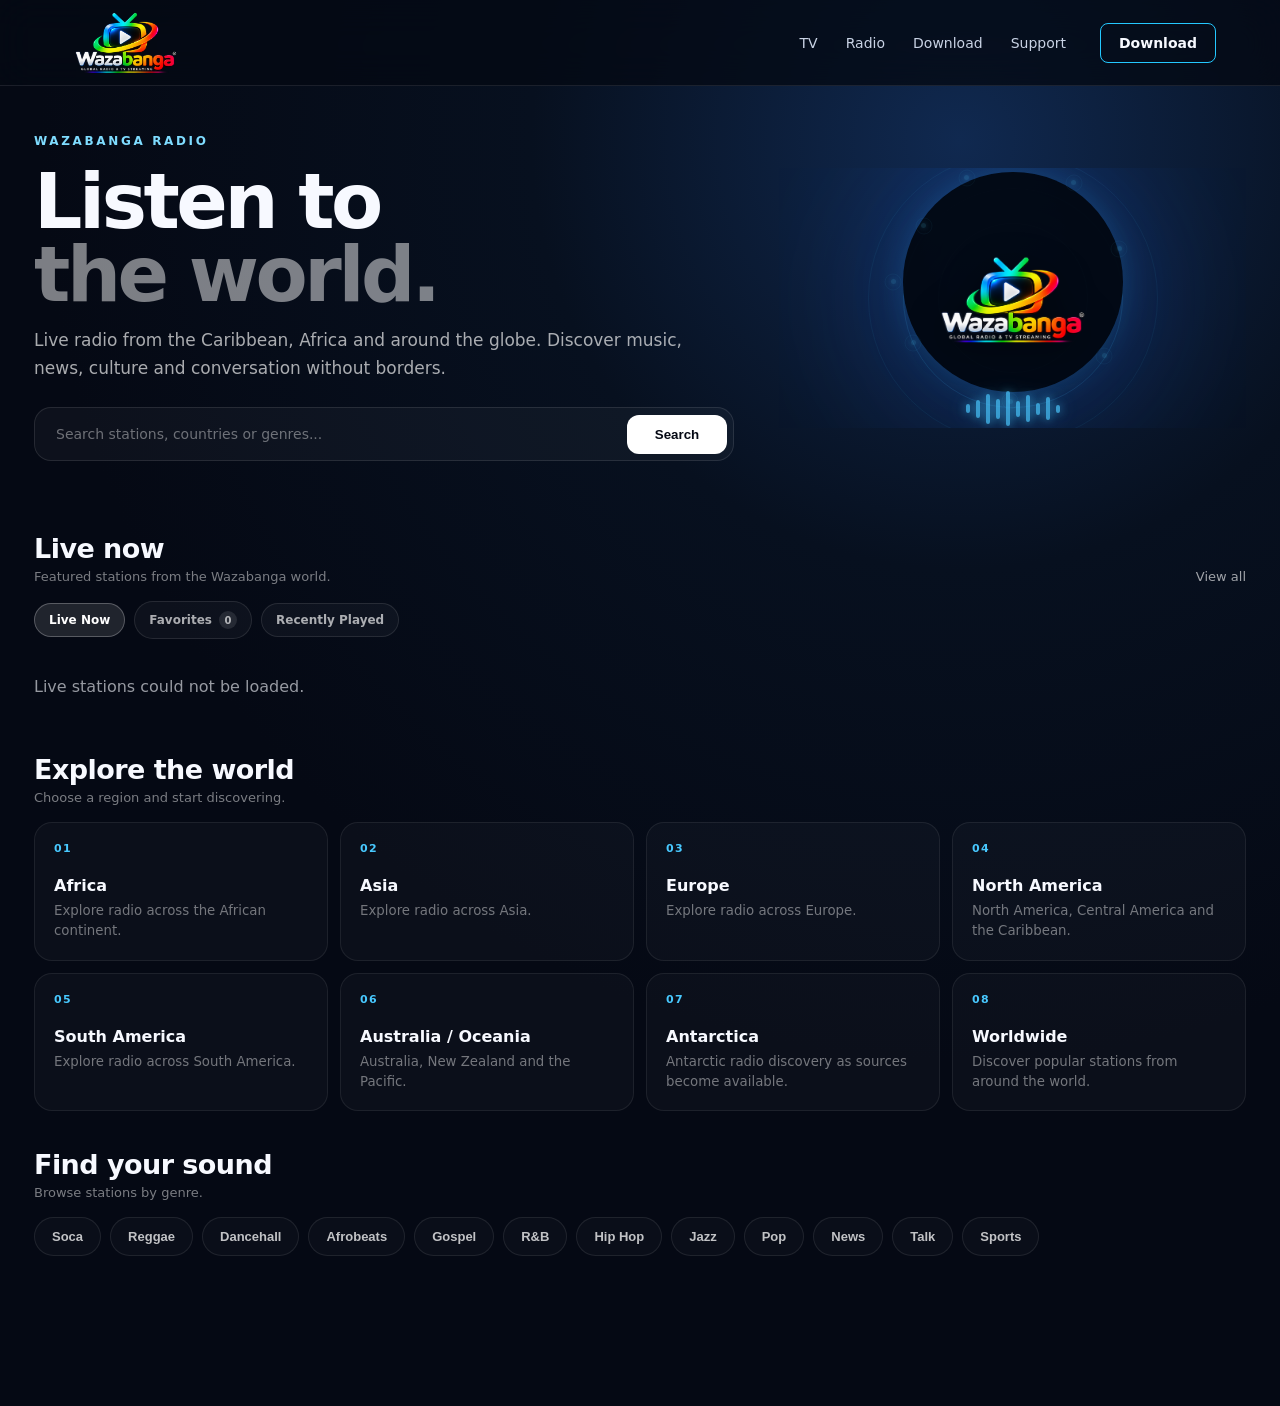
<file: radio/index-v1.8-oceania-milestone-browser-qa-passed.html>
<!doctype html>
<html lang="en">
<head>
  <link rel="icon" type="image/png" href="/radio/assets/wazabanga-logo-transparent-v1.png">
  <link rel="apple-touch-icon" href="/radio/assets/wazabanga-logo-transparent-v1.png">

  <meta charset="utf-8">
  <meta name="viewport" content="width=device-width,initial-scale=1">
  <meta name="theme-color" content="#050914">

  <title>Wazabanga Radio - Listen to the World</title>
  <meta name="description" content="Discover live radio from the Caribbean, Africa and around the world with Wazabanga Radio.">

  <link rel="stylesheet" href="/styles.css">

  <style>
    .radio-page {
      max-width: 1360px;
      margin: 0 auto;
      padding: 0 34px 150px;
    }

    /* HERO */

    .radio-hero {
      min-height: 360px;
      display: grid;
      grid-template-columns: 1.2fr .8fr;
      align-items: center;
      gap: 45px;
      padding: 48px 0 34px;
    }

    .radio-hero h1 {
      margin: 10px 0 14px;
      font-size: clamp(46px,6vw,76px);
      line-height: .96;
      letter-spacing: -.045em;
    }

    .radio-hero h1 span {
      color: rgba(255,255,255,.48);
    }

    .radio-hero p {
      max-width: 680px;
      margin: 0;
      font-size: 17px;
      line-height: 1.65;
      color: rgba(255,255,255,.66);
    }

    .radio-search {
      max-width: 700px;
      margin-top: 25px;
      padding: 6px;
      display: flex;
      align-items: center;
      border: 1px solid rgba(255,255,255,.10);
      border-radius: 17px;
      background: rgba(255,255,255,.035);
    }

    .radio-search input {
      flex: 1;
      min-width: 0;
      padding: 12px 15px;
      border: 0;
      outline: 0;
      background: transparent;
      color: white;
      font: inherit;
      font-size: 14px;
    }

    .radio-search input::placeholder {
      color: rgba(255,255,255,.40);
    }

    .radio-search button {
      min-width: 100px;
      padding: 12px 18px;
      border: 0;
      border-radius: 12px;
      background: white;
      color: #050914;
      font-weight: 800;
      cursor: pointer;
    }

    /* RADIO VISUAL */

    .radio-visual {
      position: relative;
      min-height: 260px;
      display: grid;
      place-items: center;
      overflow: hidden;
    }

    .radio-visual::before {
      content: "";
      position: absolute;
      width: 330px;
      height: 330px;
      border-radius: 50%;
      background: rgba(33,108,255,.13);
      filter: blur(55px);
    }

    .broadcast {
      position: relative;
      width: 330px;
      height: 220px;
      display: grid;
      place-items: center;
    }

    .broadcast-ring {
      position: absolute;
      border: 1px solid rgba(69,197,255,.17);
      border-radius: 50%;
    }

    .ring-one {
      width: 150px;
      height: 150px;
    }

    .ring-two {
      width: 220px;
      height: 220px;
      opacity: .72;
    }

    .ring-three {
      width: 290px;
      height: 290px;
      opacity: .38;
    }

    /* HERO WORLD GLOBE */

    .hero-world-globe {
      position: absolute;
      left: 50%;
      top: 50%;
      z-index: 1;
      width: 210px;
      height: 210px;
      transform: translate(-50%,-50%);
      border-radius: 50%;
      pointer-events: none;
      opacity: .94;
      filter:
        drop-shadow(0 0 15px rgba(69,197,255,.16))
        drop-shadow(0 0 34px rgba(33,108,255,.10));
      object-fit: cover;
      background: #020812;
    }

    /* GLOBE INTELLIGENCE PHASE 3B - DYNAMIC SIGNAL STATE */

    .globe-activity-point[data-active="false"] {
      opacity: .16;
    }

    .globe-activity-point[data-active="true"] {
      width: 7px;
      height: 7px;
      opacity: 1;
      background: rgba(110,229,255,1);
      box-shadow:
        0 0 6px rgba(110,229,255,1),
        0 0 15px rgba(83,216,255,.88),
        0 0 28px rgba(83,216,255,.42);
      animation-duration: 2s;
    }

    .globe-activity-point[data-active="true"]::after {
      width: 22px;
      height: 22px;
      border-color: rgba(110,229,255,.55);
      animation-duration: 2s;
    }

    .globe-activity-point[data-broadcasting="true"] {
      width: 9px;
      height: 9px;
      opacity: 1;
      box-shadow:
        0 0 8px rgba(145,238,255,1),
        0 0 20px rgba(83,216,255,1),
        0 0 38px rgba(83,216,255,.72);
      animation-duration: .95s;
    }

    .globe-activity-point[data-broadcasting="true"]::after {
      width: 30px;
      height: 30px;
      border-color: rgba(145,238,255,.72);
      animation-duration: .95s;
    }
    @media (prefers-reduced-motion: reduce) {
      .hero-world-globe {
        opacity: .88;
      }
    }

    .radio-logo-orb {
      position: absolute;
      left: 50%;
      top: 50%;
      z-index: 3;
      width: 176px;
      height: auto;
      transform: translate(-50%,-50%);
      display: block;
      pointer-events: none;
      background: transparent;
      border: 0;
      box-shadow: none;
    }

    .radio-logo-orb img {
      display: block;
      width: 100%;
      height: auto;
      object-fit: contain;
      filter: drop-shadow(0 8px 18px rgba(0,0,0,.42));
    }

    .wave {
      position: absolute;
      left: 50%;
      bottom: -2px;
      z-index: 4;
      width: 190px;
      height: 42px;
      transform: translateX(-50%);
      display: flex;
      align-items: center;
      justify-content: center;
      gap: 6px;
      pointer-events: none;
      filter: drop-shadow(0 0 9px rgba(69,197,255,.40));
    }

    .wave i {
      display: block;
      width: 4px;
      border-radius: 8px;
      background: rgba(74,200,255,.70);
      box-shadow: 0 0 9px rgba(69,197,255,.55);
    }

    .wave i:nth-child(1) { height: 9px; }
    .wave i:nth-child(2) { height: 18px; }
    .wave i:nth-child(3) { height: 30px; }
    .wave i:nth-child(4) { height: 20px; }
    .wave i:nth-child(5) { height: 35px; }
    .wave i:nth-child(6) { height: 16px; }
    .wave i:nth-child(7) { height: 27px; }
    .wave i:nth-child(8) { height: 12px; }
    .wave i:nth-child(9) { height: 23px; }
    .wave i:nth-child(10) { height: 8px; }

    /* SECTIONS */

    .radio-section {
      margin-top: 38px;
    }

    .section-heading {
      display: flex;
      justify-content: space-between;
      align-items: end;
      gap: 20px;
      margin-bottom: 17px;
    }

    .section-heading h2 {
      margin: 0;
      font-size: 27px;
      letter-spacing: -.02em;
    }

    .section-heading p {
      margin: 5px 0 0;
      color: rgba(255,255,255,.47);
      font-size: 13px;
    }

    .section-link {
      color: rgba(255,255,255,.62);
      text-decoration: none;
      font-size: 13px;
    }

    /* RADIO LIBRARY */

    .radio-library-tabs {
      display: flex;
      align-items: center;
      gap: 9px;
      margin: 0 0 18px;
      overflow-x: auto;
      scrollbar-width: none;
    }

    .radio-library-tabs::-webkit-scrollbar {
      display: none;
    }

    .radio-library-tab {
      flex: 0 0 auto;
      display: inline-flex;
      align-items: center;
      gap: 7px;
      padding: 9px 14px;
      border: 1px solid rgba(255,255,255,.10);
      border-radius: 999px;
      background: rgba(255,255,255,.035);
      color: rgba(255,255,255,.66);
      font: inherit;
      font-size: 12px;
      font-weight: 700;
      cursor: pointer;
      transition:
        background .18s ease,
        border-color .18s ease,
        color .18s ease;
    }

    .radio-library-tab:hover {
      color: #fff;
      border-color: rgba(255,255,255,.20);
      background: rgba(255,255,255,.07);
    }

    .radio-library-tab.active {
      color: #fff;
      border-color: rgba(255,255,255,.25);
      background: rgba(255,255,255,.11);
    }

    .radio-library-tab span {
      min-width: 18px;
      height: 18px;
      padding: 0 5px;
      display: inline-flex;
      align-items: center;
      justify-content: center;
      border-radius: 999px;
      background: rgba(255,255,255,.10);
      font-size: 10px;
    }
    /* LIVE NOW */

    .live-grid {
      display: grid;
      grid-template-columns: repeat(4,1fr);
      gap: 13px;
    }

    .live-card {
      position: relative;
      min-width: 0;
      padding: 17px;
      border: 1px solid rgba(255,255,255,.085);
      border-radius: 20px;
      background:
        linear-gradient(145deg,
          rgba(255,255,255,.055),
          rgba(255,255,255,.018));
      transition: .2s ease;
    }

    .live-card:hover {
      transform: translateY(-3px);
      border-color: rgba(67,195,255,.28);
      background: rgba(255,255,255,.06);
    }

    .live-top {
      display: flex;
      align-items: center;
      gap: 13px;
    }

    .station-art {
      width: 58px;
      height: 58px;
      flex: 0 0 58px;
      display: grid;
      place-items: center;
      border-radius: 15px;
      background: rgba(255,255,255,.075);
      font-size: 13px;
      font-weight: 900;
      letter-spacing: .07em;
    }

    .live-info {
      min-width: 0;
      flex: 1;
    }

    .live-info strong {
      display: block;
      white-space: nowrap;
      overflow: hidden;
      text-overflow: ellipsis;
      font-size: 15px;
    }

    .live-info span {
      display: block;
      margin-top: 5px;
      color: rgba(255,255,255,.47);
      font-size: 12px;
    }

    .live-status {
      display: flex;
      align-items: center;
      gap: 6px;
      margin-top: 17px;
      color: rgba(255,255,255,.46);
      font-size: 11px;
      text-transform: uppercase;
      letter-spacing: .08em;
    }

    .live-dot {
      width: 7px;
      height: 7px;
      border-radius: 50%;
      background: #46d6ff;
      box-shadow: 0 0 12px rgba(70,214,255,.8);
    }

    .card-play {
      position: absolute;
      right: 15px;
      bottom: 13px;
      width: 38px;
      height: 38px;
      display: grid;
      place-items: center;
      border: 0;
      border-radius: 50%;
      background: white;
      color: #050914;
      cursor: pointer;
      font-size: 13px;
    }

    /* REGIONS */

    .region-grid {
      display: grid;
      grid-template-columns: repeat(4,1fr);
      gap: 12px;
    }

    .region-card {
      position: relative;
      min-height: 116px;
      padding: 19px;
      overflow: hidden;
      border: 1px solid rgba(255,255,255,.075);
      border-radius: 18px;
      background: rgba(255,255,255,.028);
      cursor: pointer;
      transition: .2s ease;
    }

    .region-card:hover {
      transform: translateY(-2px);
      background: rgba(255,255,255,.055);
      border-color: rgba(255,255,255,.15);
    }

    .region-number {
      display: block;
      margin-bottom: 21px;
      color: #48c9ff;
      font-size: 11px;
      font-weight: 900;
      letter-spacing: .12em;
    }

    .region-card strong {
      display: block;
      margin-bottom: 5px;
      font-size: 16px;
    }

    .region-card small {
      color: rgba(255,255,255,.43);
      line-height: 1.45;
    }

    /* GENRES */

    .genre-row {
      display: flex;
      flex-wrap: wrap;
      gap: 9px;
    }

    .genre {
      padding: 11px 17px;
      border: 1px solid rgba(255,255,255,.085);
      border-radius: 999px;
      background: rgba(255,255,255,.025);
      color: rgba(255,255,255,.75);
      font-size: 13px;
      font-weight: 700;
      cursor: pointer;
      transition: .18s ease;
    }

    .genre:hover {
      color: white;
      border-color: rgba(70,202,255,.35);
      background: rgba(70,202,255,.08);
    }

    /* PLAYER */

    .radio-player {
      position: fixed;
      z-index: 100;
      left: 50%;
      bottom: 14px;
      transform: translateX(-50%);
      width: min(760px,calc(100% - 28px));
      display: flex;
      align-items: center;
      gap: 13px;
      padding: 10px 12px;
      border: 1px solid rgba(255,255,255,.12);
      border-radius: 19px;
      background: rgba(5,9,20,.95);
      backdrop-filter: blur(24px);
      box-shadow: 0 20px 60px rgba(0,0,0,.58);
    }

    .player-art {
      width: 46px;
      height: 46px;
      flex: 0 0 46px;
      display: grid;
      place-items: center;
      border-radius: 12px;
      background: rgba(255,255,255,.075);
      font-weight: 900;
      font-size: 13px;
    }

    .player-copy {
      flex: 1;
      min-width: 0;
    }

    .player-copy strong {
      display: block;
      white-space: nowrap;
      overflow: hidden;
      text-overflow: ellipsis;
      font-size: 14px;
    }

    .player-copy span {
      display: block;
      margin-top: 3px;
      color: rgba(255,255,255,.43);
      font-size: 11px;
    }

    .player-fav {
      border: 0;
      background: transparent;
      color: white;
      font-size: 20px;
      cursor: pointer;
    }

    .player-play {
      width: 42px;
      height: 42px;
      flex: 0 0 42px;
      border: 0;
      border-radius: 50%;
      background: white;
      color: #050914;
      cursor: pointer;
      font-size: 14px;
    }

    @media(max-width:1050px) {
      .live-grid {
        grid-template-columns: repeat(2,1fr);
      }

      .region-grid {
        grid-template-columns: repeat(2,1fr);
      }
    }

    @media(max-width:850px) {
      .radio-hero {
        grid-template-columns: 1fr;
        min-height: auto;
      }

      .radio-visual {
        display: none;
      }
    }

    @media(max-width:620px) {
      .radio-page {
        padding-left: 17px;
        padding-right: 17px;
      }

      .radio-hero {
        padding: 36px 0 18px;
      }

      .radio-hero h1 {
        font-size: 46px;
      }

      .radio-hero p {
        font-size: 15px;
      }

      .live-grid,
      .region-grid {
        grid-template-columns: 1fr;
      }

      .radio-search button {
        min-width: auto;
        padding: 12px 15px;
      }

      .section-heading {
        align-items: start;
      }
    }
  
    /* GLOBE INTELLIGENCE PHASE 3A */

    .globe-activity-layer {
      position: absolute;
      left: 50%;
      top: 44%;
      z-index: 2;
      width: 254px;
      height: 254px;
      transform: translate(-50%,-50%);
      border-radius: 50%;
      pointer-events: none;
    }

    .globe-activity-point {
      position: absolute;
      width: 5px;
      height: 5px;
      border-radius: 50%;
      background: rgba(83,216,255,.95);
      box-shadow:
        0 0 5px rgba(83,216,255,.95),
        0 0 11px rgba(83,216,255,.58);
      opacity: .38;
      animation:
        wazabanga-globe-pulse
        2.8s
        ease-in-out
        infinite;
    }

    .globe-activity-point::after {
      content: "";
      position: absolute;
      left: 50%;
      top: 50%;
      width: 15px;
      height: 15px;
      transform: translate(-50%,-50%);
      border: 1px solid rgba(83,216,255,.28);
      border-radius: 50%;
      animation:
        wazabanga-globe-ripple
        2.8s
        ease-out
        infinite;
    }

    .globe-activity-point.point-1 {
      left: 14%;
      top: 27%;
      animation-delay: -.3s;
    }

    .globe-activity-point.point-2 {
      left: 31%;
      top: 8%;
      animation-delay: -1.2s;
    }

    .globe-activity-point.point-3 {
      right: 25%;
      top: 10%;
      animation-delay: -2s;
    }

    .globe-activity-point.point-4 {
      right: 7%;
      top: 36%;
      animation-delay: -.8s;
    }

    .globe-activity-point.point-5 {
      right: 13%;
      bottom: 20%;
      animation-delay: -1.7s;
    }

    .globe-activity-point.point-6 {
      left: 48%;
      bottom: 2%;
      animation-delay: -2.4s;
    }

    .globe-activity-point.point-7 {
      left: 10%;
      bottom: 25%;
      animation-delay: -1.1s;
    }

    .globe-activity-point.point-8 {
      left: 2%;
      top: 49%;
      animation-delay: -2.2s;
    }

    @keyframes wazabanga-globe-pulse {
      0%, 100% {
        opacity: .24;
        transform: scale(.82);
      }

      50% {
        opacity: 1;
        transform: scale(1.18);
      }
    }

    @keyframes wazabanga-globe-ripple {
      0% {
        opacity: .48;
        transform:
          translate(-50%,-50%)
          scale(.35);
      }

      75%, 100% {
        opacity: 0;
        transform:
          translate(-50%,-50%)
          scale(1.5);
      }
    }

    /* GLOBE INTELLIGENCE PHASE 3B - DYNAMIC SIGNAL STATE */

    .globe-activity-point[data-active="false"] {
      opacity: .16;
    }

    .globe-activity-point[data-active="true"] {
      width: 7px;
      height: 7px;
      opacity: 1;
      background: rgba(110,229,255,1);
      box-shadow:
        0 0 6px rgba(110,229,255,1),
        0 0 15px rgba(83,216,255,.88),
        0 0 28px rgba(83,216,255,.42);
      animation-duration: 2s;
    }

    .globe-activity-point[data-active="true"]::after {
      width: 22px;
      height: 22px;
      border-color: rgba(110,229,255,.55);
      animation-duration: 2s;
    }

    .globe-activity-point[data-broadcasting="true"] {
      width: 9px;
      height: 9px;
      opacity: 1;
      box-shadow:
        0 0 8px rgba(145,238,255,1),
        0 0 20px rgba(83,216,255,1),
        0 0 38px rgba(83,216,255,.72);
      animation-duration: .95s;
    }

    .globe-activity-point[data-broadcasting="true"]::after {
      width: 30px;
      height: 30px;
      border-color: rgba(145,238,255,.72);
      animation-duration: .95s;
    }
    @media (prefers-reduced-motion: reduce) {
      .globe-activity-point,
      .globe-activity-point::after {
        animation: none;
      }

      .globe-activity-point {
        opacity: .58;
      }
    }

    /* HERO COMPOSITION PHASE 3.1 */

    .broadcast {
      height: 260px;
    }

    .hero-world-globe {
      top: 44%;
      width: 220px;
      height: 220px;
    }

    .radio-logo-orb {
      top: 51%;
      width: 176px;
    }

    .wave {
      bottom: 0;
      width: 190px;
      height: 38px;
    }
</style>
</head>

<body id="top">

<header class="site-header">

  <a class="brand" href="/" aria-label="Wazabanga home">
    <img
      src="/radio/assets/wazabanga-logo-transparent-v1.png"
      alt="Wazabanga"
      class="brand-logo">
  </a>

  <nav class="nav" aria-label="Primary">
    <a href="/">TV</a>
    <a href="/radio/">Radio</a>
    <a href="/download/">Download</a>
    <a href="/support/">Support</a>
  </nav>

  <a class="header-download" href="/download/">
    Download
  </a>

</header>


<main class="radio-page">

  <section class="radio-hero">

    <div class="radio-hero-copy">

      <div class="eyebrow">
        WAZABANGA RADIO
      </div>

      <h1>
        Listen to<br>
        <span>the world.</span>
      </h1>

      <p>
        Live radio from the Caribbean, Africa and around the globe.
        Discover music, news, culture and conversation without borders.
      </p>

      <div class="radio-search">

        <input
          type="search"
          id="radioSearch"
          placeholder="Search stations, countries or genres..."
          aria-label="Search Wazabanga Radio">

        <button type="button" id="radioSearchButton">
          Search
        </button>

      </div>

    </div>


    <div class="radio-visual" aria-hidden="true">

      <div class="broadcast">

        <div class="broadcast-ring ring-three"></div>
        <div class="broadcast-ring ring-two"></div>
        <div class="broadcast-ring ring-one"></div>

        <div
          class="globe-activity-layer"
          id="globeActivityLayer"
          aria-hidden="true">
          <i class="globe-activity-point point-1"></i>
          <i class="globe-activity-point point-2"></i>
          <i class="globe-activity-point point-3"></i>
          <i class="globe-activity-point point-4"></i>
          <i class="globe-activity-point point-5"></i>
          <i class="globe-activity-point point-6"></i>
          <i class="globe-activity-point point-7"></i>
          <i class="globe-activity-point point-8"></i>
        </div>

        <video
          id="heroWorldGlobe"
          class="hero-world-globe"
          autoplay
          muted
          loop
          playsinline
          preload="metadata"
          aria-hidden="true">
          <source
            src="/radio/assets/wazabanga-hero-globe-web-v1.mp4"
            type="video/mp4">
        </video>

        <div class="radio-logo-orb">
          <img
            src="/radio/assets/wazabanga-logo-transparent-v1.png"
            alt="">
        </div>

        <div class="wave">
          <i></i><i></i><i></i><i></i><i></i>
          <i></i><i></i><i></i><i></i><i></i>
        </div>

      </div>

    </div>

  </section>


  <section class="radio-section">

    <div class="section-heading">

      <div>
        <h2>Live now</h2>
        <p>Featured stations from the Wazabanga world.</p>
      </div>

      <a class="section-link" href="#" id="viewAllStations">
        View all
      </a>

    </div>


    <div class="radio-library-tabs" id="radioLibraryTabs">

      <button
        class="radio-library-tab active"
        type="button"
        data-library="live">
        Live Now
      </button>

      <button
        class="radio-library-tab"
        type="button"
        data-library="favorites">
        Favorites
        <span id="favoritesCount">0</span>
      </button>

      <button
        class="radio-library-tab"
        type="button"
        data-library="recent">
        Recently Played
      </button>

    </div>

    <div class="live-grid" id="stationGrid">

      <article class="live-card">

        <div class="live-top">

          <div class="station-art">TT</div>

          <div class="live-info">
            <strong>Trinidad & Tobago</strong>
            <span>Caribbean</span>
          </div>

        </div>

        <div class="live-status">
          <i class="live-dot"></i>
          Live
        </div>

        <button class="card-play" aria-label="Play Trinidad radio">
          &#9654;
        </button>

      </article>


      <article class="live-card">

        <div class="live-top">

          <div class="station-art">UG</div>

          <div class="live-info">
            <strong>Uganda</strong>
            <span>East Africa</span>
          </div>

        </div>

        <div class="live-status">
          <i class="live-dot"></i>
          Live
        </div>

        <button class="card-play" aria-label="Play Uganda radio">
          &#9654;
        </button>

      </article>


      <article class="live-card">

        <div class="live-top">

          <div class="station-art">JM</div>

          <div class="live-info">
            <strong>Jamaica</strong>
            <span>Caribbean</span>
          </div>

        </div>

        <div class="live-status">
          <i class="live-dot"></i>
          Live
        </div>

        <button class="card-play" aria-label="Play Jamaica radio">
          &#9654;
        </button>

      </article>


      <article class="live-card">

        <div class="live-top">

          <div class="station-art">KE</div>

          <div class="live-info">
            <strong>Kenya</strong>
            <span>East Africa</span>
          </div>

        </div>

        <div class="live-status">
          <i class="live-dot"></i>
          Live
        </div>

        <button class="card-play" aria-label="Play Kenya radio">
          &#9654;
        </button>

      </article>

    </div>

  </section>


  <section class="radio-section">

    <div class="section-heading">

      <div>
        <h2>Explore the world</h2>
        <p>Choose a region and start discovering.</p>
      </div>

    </div>


    <div class="region-grid">

      <div class="region-card" data-region="africa">
  <span class="region-number">01</span>
  <strong>Africa</strong>
  <small>Explore radio across the African continent.</small>
</div>

<div class="region-card" data-region="asia">
  <span class="region-number">02</span>
  <strong>Asia</strong>
  <small>Explore radio across Asia.</small>
</div>

<div class="region-card" data-region="europe">
  <span class="region-number">03</span>
  <strong>Europe</strong>
  <small>Explore radio across Europe.</small>
</div>

<div class="region-card" data-region="north-america">
  <span class="region-number">04</span>
  <strong>North America</strong>
  <small>North America, Central America and the Caribbean.</small>
</div>

<div class="region-card" data-region="south-america">
  <span class="region-number">05</span>
  <strong>South America</strong>
  <small>Explore radio across South America.</small>
</div>

<div class="region-card" data-region="oceania">
  <span class="region-number">06</span>
  <strong>Australia / Oceania</strong>
  <small>Australia, New Zealand and the Pacific.</small>
</div>

<div class="region-card" data-region="antarctica">
  <span class="region-number">07</span>
  <strong>Antarctica</strong>
  <small>Antarctic radio discovery as sources become available.</small>
</div>

<div class="region-card" data-region="worldwide">
  <span class="region-number">08</span>
  <strong>Worldwide</strong>
  <small>Discover popular stations from around the world.</small>
</div>

    </div>

  </section>


  <section class="radio-section">

    <div class="section-heading">

      <div>
        <h2>Find your sound</h2>
        <p>Browse stations by genre.</p>
      </div>

    </div>


    <div class="genre-row">

      <button class="genre" data-genre="soca">Soca</button>
      <button class="genre" data-genre="reggae">Reggae</button>
      <button class="genre" data-genre="dancehall">Dancehall</button>
      <button class="genre" data-genre="afrobeats">Afrobeats</button>
      <button class="genre" data-genre="gospel">Gospel</button>
      <button class="genre" data-genre="randb">R&B</button>
      <button class="genre" data-genre="hip-hop">Hip Hop</button>
      <button class="genre" data-genre="jazz">Jazz</button>
      <button class="genre" data-genre="pop">Pop</button>
      <button class="genre" data-genre="news">News</button>
      <button class="genre" data-genre="talk">Talk</button>
      <button class="genre" data-genre="sports">Sports</button>

    </div>

  </section>

</main>


<div class="radio-player" id="radioPlayer" style="display:none;">

  <div class="player-art" id="playerArt">
    W
  </div>

  <div class="player-copy">
    <strong id="playerStation">Select a station</strong>
    <span id="playerMeta">Wazabanga Radio</span>
  </div>

  <button
    class="player-fav" id="playerFavorite"
    type="button"
    aria-label="Add to favorites">
    &#9825;
  </button>

  <button
    class="player-play" id="playerPlay"
    type="button"
    aria-label="Play">
    &#9654;
  </button>

</div>


  <script src="/radio/catalogue.js"></script>
<script src="/radio/caribbean-catalogue.js"></script>
<script src="/radio/east-africa-catalogue.js"></script>
<script src="/radio/africa-catalogue.js"></script>
<script src="/radio/asia-catalogue.js"></script>
<script src="/radio/europe-catalogue.js"></script>
<script src="/radio/north-america-catalogue.js"></script>
<script src="/radio/south-america-catalogue.js"></script>
  <script src="/radio/oceania-catalogue.js"></script>
  <script src="/radio/globe-intelligence.js"></script>
<script src="/radio/radio.js"></script>
<script src="/radio/globe-dynamic.js"></script>
</body>
</html>
</file>
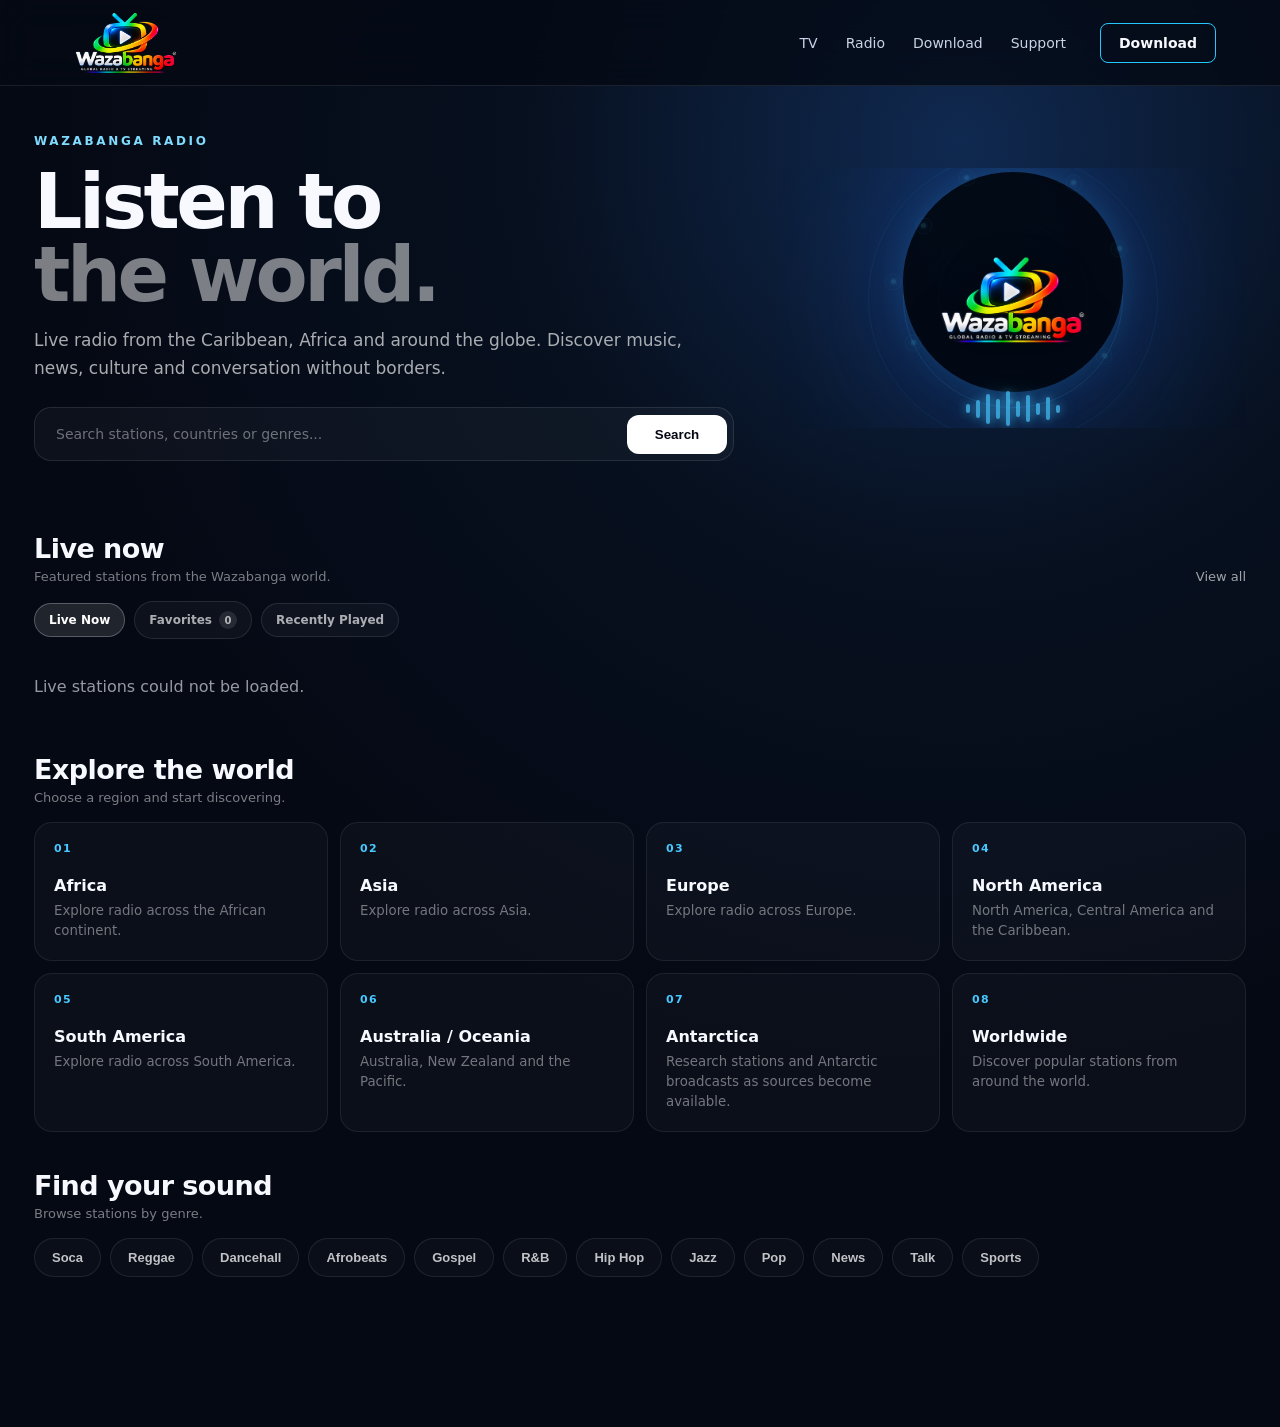
<file: radio/index-v1.9-antarctica-milestone-browser-qa-passed.html>
<!doctype html>
<html lang="en">
<head>
  <link rel="icon" type="image/png" href="/radio/assets/wazabanga-logo-transparent-v1.png">
  <link rel="apple-touch-icon" href="/radio/assets/wazabanga-logo-transparent-v1.png">

  <meta charset="utf-8">
  <meta name="viewport" content="width=device-width,initial-scale=1">
  <meta name="theme-color" content="#050914">

  <title>Wazabanga Radio - Listen to the World</title>
  <meta name="description" content="Discover live radio from the Caribbean, Africa and around the world with Wazabanga Radio.">

  <link rel="stylesheet" href="/styles.css">

  <style>
    .radio-page {
      max-width: 1360px;
      margin: 0 auto;
      padding: 0 34px 150px;
    }

    /* HERO */

    .radio-hero {
      min-height: 360px;
      display: grid;
      grid-template-columns: 1.2fr .8fr;
      align-items: center;
      gap: 45px;
      padding: 48px 0 34px;
    }

    .radio-hero h1 {
      margin: 10px 0 14px;
      font-size: clamp(46px,6vw,76px);
      line-height: .96;
      letter-spacing: -.045em;
    }

    .radio-hero h1 span {
      color: rgba(255,255,255,.48);
    }

    .radio-hero p {
      max-width: 680px;
      margin: 0;
      font-size: 17px;
      line-height: 1.65;
      color: rgba(255,255,255,.66);
    }

    .radio-search {
      max-width: 700px;
      margin-top: 25px;
      padding: 6px;
      display: flex;
      align-items: center;
      border: 1px solid rgba(255,255,255,.10);
      border-radius: 17px;
      background: rgba(255,255,255,.035);
    }

    .radio-search input {
      flex: 1;
      min-width: 0;
      padding: 12px 15px;
      border: 0;
      outline: 0;
      background: transparent;
      color: white;
      font: inherit;
      font-size: 14px;
    }

    .radio-search input::placeholder {
      color: rgba(255,255,255,.40);
    }

    .radio-search button {
      min-width: 100px;
      padding: 12px 18px;
      border: 0;
      border-radius: 12px;
      background: white;
      color: #050914;
      font-weight: 800;
      cursor: pointer;
    }

    /* RADIO VISUAL */

    .radio-visual {
      position: relative;
      min-height: 260px;
      display: grid;
      place-items: center;
      overflow: hidden;
    }

    .radio-visual::before {
      content: "";
      position: absolute;
      width: 330px;
      height: 330px;
      border-radius: 50%;
      background: rgba(33,108,255,.13);
      filter: blur(55px);
    }

    .broadcast {
      position: relative;
      width: 330px;
      height: 220px;
      display: grid;
      place-items: center;
    }

    .broadcast-ring {
      position: absolute;
      border: 1px solid rgba(69,197,255,.17);
      border-radius: 50%;
    }

    .ring-one {
      width: 150px;
      height: 150px;
    }

    .ring-two {
      width: 220px;
      height: 220px;
      opacity: .72;
    }

    .ring-three {
      width: 290px;
      height: 290px;
      opacity: .38;
    }

    /* HERO WORLD GLOBE */

    .hero-world-globe {
      position: absolute;
      left: 50%;
      top: 50%;
      z-index: 1;
      width: 210px;
      height: 210px;
      transform: translate(-50%,-50%);
      border-radius: 50%;
      pointer-events: none;
      opacity: .94;
      filter:
        drop-shadow(0 0 15px rgba(69,197,255,.16))
        drop-shadow(0 0 34px rgba(33,108,255,.10));
      object-fit: cover;
      background: #020812;
    }

    /* GLOBE INTELLIGENCE PHASE 3B - DYNAMIC SIGNAL STATE */

    .globe-activity-point[data-active="false"] {
      opacity: .16;
    }

    .globe-activity-point[data-active="true"] {
      width: 7px;
      height: 7px;
      opacity: 1;
      background: rgba(110,229,255,1);
      box-shadow:
        0 0 6px rgba(110,229,255,1),
        0 0 15px rgba(83,216,255,.88),
        0 0 28px rgba(83,216,255,.42);
      animation-duration: 2s;
    }

    .globe-activity-point[data-active="true"]::after {
      width: 22px;
      height: 22px;
      border-color: rgba(110,229,255,.55);
      animation-duration: 2s;
    }

    .globe-activity-point[data-broadcasting="true"] {
      width: 9px;
      height: 9px;
      opacity: 1;
      box-shadow:
        0 0 8px rgba(145,238,255,1),
        0 0 20px rgba(83,216,255,1),
        0 0 38px rgba(83,216,255,.72);
      animation-duration: .95s;
    }

    .globe-activity-point[data-broadcasting="true"]::after {
      width: 30px;
      height: 30px;
      border-color: rgba(145,238,255,.72);
      animation-duration: .95s;
    }
    @media (prefers-reduced-motion: reduce) {
      .hero-world-globe {
        opacity: .88;
      }
    }

    .radio-logo-orb {
      position: absolute;
      left: 50%;
      top: 50%;
      z-index: 3;
      width: 176px;
      height: auto;
      transform: translate(-50%,-50%);
      display: block;
      pointer-events: none;
      background: transparent;
      border: 0;
      box-shadow: none;
    }

    .radio-logo-orb img {
      display: block;
      width: 100%;
      height: auto;
      object-fit: contain;
      filter: drop-shadow(0 8px 18px rgba(0,0,0,.42));
    }

    .wave {
      position: absolute;
      left: 50%;
      bottom: -2px;
      z-index: 4;
      width: 190px;
      height: 42px;
      transform: translateX(-50%);
      display: flex;
      align-items: center;
      justify-content: center;
      gap: 6px;
      pointer-events: none;
      filter: drop-shadow(0 0 9px rgba(69,197,255,.40));
    }

    .wave i {
      display: block;
      width: 4px;
      border-radius: 8px;
      background: rgba(74,200,255,.70);
      box-shadow: 0 0 9px rgba(69,197,255,.55);
    }

    .wave i:nth-child(1) { height: 9px; }
    .wave i:nth-child(2) { height: 18px; }
    .wave i:nth-child(3) { height: 30px; }
    .wave i:nth-child(4) { height: 20px; }
    .wave i:nth-child(5) { height: 35px; }
    .wave i:nth-child(6) { height: 16px; }
    .wave i:nth-child(7) { height: 27px; }
    .wave i:nth-child(8) { height: 12px; }
    .wave i:nth-child(9) { height: 23px; }
    .wave i:nth-child(10) { height: 8px; }

    /* SECTIONS */

    .radio-section {
      margin-top: 38px;
    }

    .section-heading {
      display: flex;
      justify-content: space-between;
      align-items: end;
      gap: 20px;
      margin-bottom: 17px;
    }

    .section-heading h2 {
      margin: 0;
      font-size: 27px;
      letter-spacing: -.02em;
    }

    .section-heading p {
      margin: 5px 0 0;
      color: rgba(255,255,255,.47);
      font-size: 13px;
    }

    .section-link {
      color: rgba(255,255,255,.62);
      text-decoration: none;
      font-size: 13px;
    }

    /* RADIO LIBRARY */

    .radio-library-tabs {
      display: flex;
      align-items: center;
      gap: 9px;
      margin: 0 0 18px;
      overflow-x: auto;
      scrollbar-width: none;
    }

    .radio-library-tabs::-webkit-scrollbar {
      display: none;
    }

    .radio-library-tab {
      flex: 0 0 auto;
      display: inline-flex;
      align-items: center;
      gap: 7px;
      padding: 9px 14px;
      border: 1px solid rgba(255,255,255,.10);
      border-radius: 999px;
      background: rgba(255,255,255,.035);
      color: rgba(255,255,255,.66);
      font: inherit;
      font-size: 12px;
      font-weight: 700;
      cursor: pointer;
      transition:
        background .18s ease,
        border-color .18s ease,
        color .18s ease;
    }

    .radio-library-tab:hover {
      color: #fff;
      border-color: rgba(255,255,255,.20);
      background: rgba(255,255,255,.07);
    }

    .radio-library-tab.active {
      color: #fff;
      border-color: rgba(255,255,255,.25);
      background: rgba(255,255,255,.11);
    }

    .radio-library-tab span {
      min-width: 18px;
      height: 18px;
      padding: 0 5px;
      display: inline-flex;
      align-items: center;
      justify-content: center;
      border-radius: 999px;
      background: rgba(255,255,255,.10);
      font-size: 10px;
    }
    /* LIVE NOW */

    .live-grid {
      display: grid;
      grid-template-columns: repeat(4,1fr);
      gap: 13px;
    }

    .live-card {
      position: relative;
      min-width: 0;
      padding: 17px;
      border: 1px solid rgba(255,255,255,.085);
      border-radius: 20px;
      background:
        linear-gradient(145deg,
          rgba(255,255,255,.055),
          rgba(255,255,255,.018));
      transition: .2s ease;
    }

    .live-card:hover {
      transform: translateY(-3px);
      border-color: rgba(67,195,255,.28);
      background: rgba(255,255,255,.06);
    }

    .live-top {
      display: flex;
      align-items: center;
      gap: 13px;
    }

    .station-art {
      width: 58px;
      height: 58px;
      flex: 0 0 58px;
      display: grid;
      place-items: center;
      border-radius: 15px;
      background: rgba(255,255,255,.075);
      font-size: 13px;
      font-weight: 900;
      letter-spacing: .07em;
    }

    .live-info {
      min-width: 0;
      flex: 1;
    }

    .live-info strong {
      display: block;
      white-space: nowrap;
      overflow: hidden;
      text-overflow: ellipsis;
      font-size: 15px;
    }

    .live-info span {
      display: block;
      margin-top: 5px;
      color: rgba(255,255,255,.47);
      font-size: 12px;
    }

    .live-status {
      display: flex;
      align-items: center;
      gap: 6px;
      margin-top: 17px;
      color: rgba(255,255,255,.46);
      font-size: 11px;
      text-transform: uppercase;
      letter-spacing: .08em;
    }

    .live-dot {
      width: 7px;
      height: 7px;
      border-radius: 50%;
      background: #46d6ff;
      box-shadow: 0 0 12px rgba(70,214,255,.8);
    }

    .card-play {
      position: absolute;
      right: 15px;
      bottom: 13px;
      width: 38px;
      height: 38px;
      display: grid;
      place-items: center;
      border: 0;
      border-radius: 50%;
      background: white;
      color: #050914;
      cursor: pointer;
      font-size: 13px;
    }

    /* REGIONS */

    .region-grid {
      display: grid;
      grid-template-columns: repeat(4,1fr);
      gap: 12px;
    }

    .region-card {
      position: relative;
      min-height: 116px;
      padding: 19px;
      overflow: hidden;
      border: 1px solid rgba(255,255,255,.075);
      border-radius: 18px;
      background: rgba(255,255,255,.028);
      cursor: pointer;
      transition: .2s ease;
    }

    .region-card:hover {
      transform: translateY(-2px);
      background: rgba(255,255,255,.055);
      border-color: rgba(255,255,255,.15);
    }

    .region-number {
      display: block;
      margin-bottom: 21px;
      color: #48c9ff;
      font-size: 11px;
      font-weight: 900;
      letter-spacing: .12em;
    }

    .region-card strong {
      display: block;
      margin-bottom: 5px;
      font-size: 16px;
    }

    .region-card small {
      color: rgba(255,255,255,.43);
      line-height: 1.45;
    }

    /* GENRES */

    .genre-row {
      display: flex;
      flex-wrap: wrap;
      gap: 9px;
    }

    .genre {
      padding: 11px 17px;
      border: 1px solid rgba(255,255,255,.085);
      border-radius: 999px;
      background: rgba(255,255,255,.025);
      color: rgba(255,255,255,.75);
      font-size: 13px;
      font-weight: 700;
      cursor: pointer;
      transition: .18s ease;
    }

    .genre:hover {
      color: white;
      border-color: rgba(70,202,255,.35);
      background: rgba(70,202,255,.08);
    }

    /* PLAYER */

    .radio-player {
      position: fixed;
      z-index: 100;
      left: 50%;
      bottom: 14px;
      transform: translateX(-50%);
      width: min(760px,calc(100% - 28px));
      display: flex;
      align-items: center;
      gap: 13px;
      padding: 10px 12px;
      border: 1px solid rgba(255,255,255,.12);
      border-radius: 19px;
      background: rgba(5,9,20,.95);
      backdrop-filter: blur(24px);
      box-shadow: 0 20px 60px rgba(0,0,0,.58);
    }

    .player-art {
      width: 46px;
      height: 46px;
      flex: 0 0 46px;
      display: grid;
      place-items: center;
      border-radius: 12px;
      background: rgba(255,255,255,.075);
      font-weight: 900;
      font-size: 13px;
    }

    .player-copy {
      flex: 1;
      min-width: 0;
    }

    .player-copy strong {
      display: block;
      white-space: nowrap;
      overflow: hidden;
      text-overflow: ellipsis;
      font-size: 14px;
    }

    .player-copy span {
      display: block;
      margin-top: 3px;
      color: rgba(255,255,255,.43);
      font-size: 11px;
    }

    .player-fav {
      border: 0;
      background: transparent;
      color: white;
      font-size: 20px;
      cursor: pointer;
    }

    .player-play {
      width: 42px;
      height: 42px;
      flex: 0 0 42px;
      border: 0;
      border-radius: 50%;
      background: white;
      color: #050914;
      cursor: pointer;
      font-size: 14px;
    }

    @media(max-width:1050px) {
      .live-grid {
        grid-template-columns: repeat(2,1fr);
      }

      .region-grid {
        grid-template-columns: repeat(2,1fr);
      }
    }

    @media(max-width:850px) {
      .radio-hero {
        grid-template-columns: 1fr;
        min-height: auto;
      }

      .radio-visual {
        display: none;
      }
    }

    @media(max-width:620px) {
      .radio-page {
        padding-left: 17px;
        padding-right: 17px;
      }

      .radio-hero {
        padding: 36px 0 18px;
      }

      .radio-hero h1 {
        font-size: 46px;
      }

      .radio-hero p {
        font-size: 15px;
      }

      .live-grid,
      .region-grid {
        grid-template-columns: 1fr;
      }

      .radio-search button {
        min-width: auto;
        padding: 12px 15px;
      }

      .section-heading {
        align-items: start;
      }
    }
  
    /* GLOBE INTELLIGENCE PHASE 3A */

    .globe-activity-layer {
      position: absolute;
      left: 50%;
      top: 44%;
      z-index: 2;
      width: 254px;
      height: 254px;
      transform: translate(-50%,-50%);
      border-radius: 50%;
      pointer-events: none;
    }

    .globe-activity-point {
      position: absolute;
      width: 5px;
      height: 5px;
      border-radius: 50%;
      background: rgba(83,216,255,.95);
      box-shadow:
        0 0 5px rgba(83,216,255,.95),
        0 0 11px rgba(83,216,255,.58);
      opacity: .38;
      animation:
        wazabanga-globe-pulse
        2.8s
        ease-in-out
        infinite;
    }

    .globe-activity-point::after {
      content: "";
      position: absolute;
      left: 50%;
      top: 50%;
      width: 15px;
      height: 15px;
      transform: translate(-50%,-50%);
      border: 1px solid rgba(83,216,255,.28);
      border-radius: 50%;
      animation:
        wazabanga-globe-ripple
        2.8s
        ease-out
        infinite;
    }

    .globe-activity-point.point-1 {
      left: 14%;
      top: 27%;
      animation-delay: -.3s;
    }

    .globe-activity-point.point-2 {
      left: 31%;
      top: 8%;
      animation-delay: -1.2s;
    }

    .globe-activity-point.point-3 {
      right: 25%;
      top: 10%;
      animation-delay: -2s;
    }

    .globe-activity-point.point-4 {
      right: 7%;
      top: 36%;
      animation-delay: -.8s;
    }

    .globe-activity-point.point-5 {
      right: 13%;
      bottom: 20%;
      animation-delay: -1.7s;
    }

    .globe-activity-point.point-6 {
      left: 48%;
      bottom: 2%;
      animation-delay: -2.4s;
    }

    .globe-activity-point.point-7 {
      left: 10%;
      bottom: 25%;
      animation-delay: -1.1s;
    }

    .globe-activity-point.point-8 {
      left: 2%;
      top: 49%;
      animation-delay: -2.2s;
    }

    @keyframes wazabanga-globe-pulse {
      0%, 100% {
        opacity: .24;
        transform: scale(.82);
      }

      50% {
        opacity: 1;
        transform: scale(1.18);
      }
    }

    @keyframes wazabanga-globe-ripple {
      0% {
        opacity: .48;
        transform:
          translate(-50%,-50%)
          scale(.35);
      }

      75%, 100% {
        opacity: 0;
        transform:
          translate(-50%,-50%)
          scale(1.5);
      }
    }

    /* GLOBE INTELLIGENCE PHASE 3B - DYNAMIC SIGNAL STATE */

    .globe-activity-point[data-active="false"] {
      opacity: .16;
    }

    .globe-activity-point[data-active="true"] {
      width: 7px;
      height: 7px;
      opacity: 1;
      background: rgba(110,229,255,1);
      box-shadow:
        0 0 6px rgba(110,229,255,1),
        0 0 15px rgba(83,216,255,.88),
        0 0 28px rgba(83,216,255,.42);
      animation-duration: 2s;
    }

    .globe-activity-point[data-active="true"]::after {
      width: 22px;
      height: 22px;
      border-color: rgba(110,229,255,.55);
      animation-duration: 2s;
    }

    .globe-activity-point[data-broadcasting="true"] {
      width: 9px;
      height: 9px;
      opacity: 1;
      box-shadow:
        0 0 8px rgba(145,238,255,1),
        0 0 20px rgba(83,216,255,1),
        0 0 38px rgba(83,216,255,.72);
      animation-duration: .95s;
    }

    .globe-activity-point[data-broadcasting="true"]::after {
      width: 30px;
      height: 30px;
      border-color: rgba(145,238,255,.72);
      animation-duration: .95s;
    }
    @media (prefers-reduced-motion: reduce) {
      .globe-activity-point,
      .globe-activity-point::after {
        animation: none;
      }

      .globe-activity-point {
        opacity: .58;
      }
    }

    /* HERO COMPOSITION PHASE 3.1 */

    .broadcast {
      height: 260px;
    }

    .hero-world-globe {
      top: 44%;
      width: 220px;
      height: 220px;
    }

    .radio-logo-orb {
      top: 51%;
      width: 176px;
    }

    .wave {
      bottom: 0;
      width: 190px;
      height: 38px;
    }
</style>
</head>

<body id="top">

<header class="site-header">

  <a class="brand" href="/" aria-label="Wazabanga home">
    <img
      src="/radio/assets/wazabanga-logo-transparent-v1.png"
      alt="Wazabanga"
      class="brand-logo">
  </a>

  <nav class="nav" aria-label="Primary">
    <a href="/">TV</a>
    <a href="/radio/">Radio</a>
    <a href="/download/">Download</a>
    <a href="/support/">Support</a>
  </nav>

  <a class="header-download" href="/download/">
    Download
  </a>

</header>


<main class="radio-page">

  <section class="radio-hero">

    <div class="radio-hero-copy">

      <div class="eyebrow">
        WAZABANGA RADIO
      </div>

      <h1>
        Listen to<br>
        <span>the world.</span>
      </h1>

      <p>
        Live radio from the Caribbean, Africa and around the globe.
        Discover music, news, culture and conversation without borders.
      </p>

      <div class="radio-search">

        <input
          type="search"
          id="radioSearch"
          placeholder="Search stations, countries or genres..."
          aria-label="Search Wazabanga Radio">

        <button type="button" id="radioSearchButton">
          Search
        </button>

      </div>

    </div>


    <div class="radio-visual" aria-hidden="true">

      <div class="broadcast">

        <div class="broadcast-ring ring-three"></div>
        <div class="broadcast-ring ring-two"></div>
        <div class="broadcast-ring ring-one"></div>

        <div
          class="globe-activity-layer"
          id="globeActivityLayer"
          aria-hidden="true">
          <i class="globe-activity-point point-1"></i>
          <i class="globe-activity-point point-2"></i>
          <i class="globe-activity-point point-3"></i>
          <i class="globe-activity-point point-4"></i>
          <i class="globe-activity-point point-5"></i>
          <i class="globe-activity-point point-6"></i>
          <i class="globe-activity-point point-7"></i>
          <i class="globe-activity-point point-8"></i>
        </div>

        <video
          id="heroWorldGlobe"
          class="hero-world-globe"
          autoplay
          muted
          loop
          playsinline
          preload="metadata"
          aria-hidden="true">
          <source
            src="/radio/assets/wazabanga-hero-globe-web-v1.mp4"
            type="video/mp4">
        </video>

        <div class="radio-logo-orb">
          <img
            src="/radio/assets/wazabanga-logo-transparent-v1.png"
            alt="">
        </div>

        <div class="wave">
          <i></i><i></i><i></i><i></i><i></i>
          <i></i><i></i><i></i><i></i><i></i>
        </div>

      </div>

    </div>

  </section>


  <section class="radio-section">

    <div class="section-heading">

      <div>
        <h2>Live now</h2>
        <p>Featured stations from the Wazabanga world.</p>
      </div>

      <a class="section-link" href="#" id="viewAllStations">
        View all
      </a>

    </div>


    <div class="radio-library-tabs" id="radioLibraryTabs">

      <button
        class="radio-library-tab active"
        type="button"
        data-library="live">
        Live Now
      </button>

      <button
        class="radio-library-tab"
        type="button"
        data-library="favorites">
        Favorites
        <span id="favoritesCount">0</span>
      </button>

      <button
        class="radio-library-tab"
        type="button"
        data-library="recent">
        Recently Played
      </button>

    </div>

    <div class="live-grid" id="stationGrid">

      <article class="live-card">

        <div class="live-top">

          <div class="station-art">TT</div>

          <div class="live-info">
            <strong>Trinidad & Tobago</strong>
            <span>Caribbean</span>
          </div>

        </div>

        <div class="live-status">
          <i class="live-dot"></i>
          Live
        </div>

        <button class="card-play" aria-label="Play Trinidad radio">
          &#9654;
        </button>

      </article>


      <article class="live-card">

        <div class="live-top">

          <div class="station-art">UG</div>

          <div class="live-info">
            <strong>Uganda</strong>
            <span>East Africa</span>
          </div>

        </div>

        <div class="live-status">
          <i class="live-dot"></i>
          Live
        </div>

        <button class="card-play" aria-label="Play Uganda radio">
          &#9654;
        </button>

      </article>


      <article class="live-card">

        <div class="live-top">

          <div class="station-art">JM</div>

          <div class="live-info">
            <strong>Jamaica</strong>
            <span>Caribbean</span>
          </div>

        </div>

        <div class="live-status">
          <i class="live-dot"></i>
          Live
        </div>

        <button class="card-play" aria-label="Play Jamaica radio">
          &#9654;
        </button>

      </article>


      <article class="live-card">

        <div class="live-top">

          <div class="station-art">KE</div>

          <div class="live-info">
            <strong>Kenya</strong>
            <span>East Africa</span>
          </div>

        </div>

        <div class="live-status">
          <i class="live-dot"></i>
          Live
        </div>

        <button class="card-play" aria-label="Play Kenya radio">
          &#9654;
        </button>

      </article>

    </div>

  </section>


  <section class="radio-section">

    <div class="section-heading">

      <div>
        <h2>Explore the world</h2>
        <p>Choose a region and start discovering.</p>
      </div>

    </div>


    <div class="region-grid">

      <div class="region-card" data-region="africa">
  <span class="region-number">01</span>
  <strong>Africa</strong>
  <small>Explore radio across the African continent.</small>
</div>

<div class="region-card" data-region="asia">
  <span class="region-number">02</span>
  <strong>Asia</strong>
  <small>Explore radio across Asia.</small>
</div>

<div class="region-card" data-region="europe">
  <span class="region-number">03</span>
  <strong>Europe</strong>
  <small>Explore radio across Europe.</small>
</div>

<div class="region-card" data-region="north-america">
  <span class="region-number">04</span>
  <strong>North America</strong>
  <small>North America, Central America and the Caribbean.</small>
</div>

<div class="region-card" data-region="south-america">
  <span class="region-number">05</span>
  <strong>South America</strong>
  <small>Explore radio across South America.</small>
</div>

<div class="region-card" data-region="oceania">
  <span class="region-number">06</span>
  <strong>Australia / Oceania</strong>
  <small>Australia, New Zealand and the Pacific.</small>
</div>

<div class="region-card" data-region="antarctica">
  <span class="region-number">07</span>
  <strong>Antarctica</strong>
  <small>Research stations and Antarctic broadcasts as sources become available.</small>
</div>

<div class="region-card" data-region="worldwide">
  <span class="region-number">08</span>
  <strong>Worldwide</strong>
  <small>Discover popular stations from around the world.</small>
</div>

    </div>

  </section>


  <section class="radio-section">

    <div class="section-heading">

      <div>
        <h2>Find your sound</h2>
        <p>Browse stations by genre.</p>
      </div>

    </div>


    <div class="genre-row">

      <button class="genre" data-genre="soca">Soca</button>
      <button class="genre" data-genre="reggae">Reggae</button>
      <button class="genre" data-genre="dancehall">Dancehall</button>
      <button class="genre" data-genre="afrobeats">Afrobeats</button>
      <button class="genre" data-genre="gospel">Gospel</button>
      <button class="genre" data-genre="randb">R&B</button>
      <button class="genre" data-genre="hip-hop">Hip Hop</button>
      <button class="genre" data-genre="jazz">Jazz</button>
      <button class="genre" data-genre="pop">Pop</button>
      <button class="genre" data-genre="news">News</button>
      <button class="genre" data-genre="talk">Talk</button>
      <button class="genre" data-genre="sports">Sports</button>

    </div>

  </section>

</main>


<div class="radio-player" id="radioPlayer" style="display:none;">

  <div class="player-art" id="playerArt">
    W
  </div>

  <div class="player-copy">
    <strong id="playerStation">Select a station</strong>
    <span id="playerMeta">Wazabanga Radio</span>
  </div>

  <button
    class="player-fav" id="playerFavorite"
    type="button"
    aria-label="Add to favorites">
    &#9825;
  </button>

  <button
    class="player-play" id="playerPlay"
    type="button"
    aria-label="Play">
    &#9654;
  </button>

</div>


  <script src="/radio/catalogue.js"></script>
<script src="/radio/caribbean-catalogue.js"></script>
<script src="/radio/east-africa-catalogue.js"></script>
<script src="/radio/africa-catalogue.js"></script>
<script src="/radio/asia-catalogue.js"></script>
<script src="/radio/europe-catalogue.js"></script>
<script src="/radio/north-america-catalogue.js"></script>
<script src="/radio/south-america-catalogue.js"></script>
  <script src="/radio/oceania-catalogue.js"></script>
  <script src="/radio/globe-intelligence.js"></script>
<script src="/radio/radio.js"></script>
<script src="/radio/globe-dynamic.js"></script>
</body>
</html>
</file>
<file: styles.css>
:root{--bg:#050914;--panel:#0a1222;--panel2:#0d182b;--text:#f7f9ff;--muted:#a8b4ca;--cyan:#23d6ff;--blue:#2584ff;--gold:#ffc342;--line:rgba(255,255,255,.09)}
*{box-sizing:border-box}html{scroll-behavior:smooth}body{margin:0;background:radial-gradient(circle at 75% 10%,#102950 0,#07101f 27%,var(--bg) 58%);color:var(--text);font-family:Inter,ui-sans-serif,system-ui,-apple-system,BlinkMacSystemFont,"Segoe UI",sans-serif}
a{color:inherit}.site-header{height:86px;max-width:1440px;margin:auto;padding:0 5vw;display:flex;align-items:center;gap:34px;border-bottom:1px solid var(--line);background:rgba(5,9,20,.78);backdrop-filter:blur(18px);position:sticky;top:0;z-index:20}.brand{display:flex;align-items:center;margin-right:auto}.brand-logo{width:190px;height:62px;object-fit:contain;object-position:left center;border-radius:0}.nav{display:flex;gap:28px}.nav a{text-decoration:none;color:#c9d3e5;font-size:14px}.nav a:hover{color:white}.header-download{padding:11px 18px;border:1px solid #24c8ff;border-radius:8px;text-decoration:none;font-weight:700;font-size:14px}
main{overflow:hidden}.hero{max-width:1440px;margin:auto;min-height:690px;padding:48px 5vw 54px;display:grid;grid-template-columns:1.05fr .95fr;align-items:center;gap:46px}.eyebrow{font-size:12px;letter-spacing:.22em;color:#7fdcff;font-weight:800;margin-bottom:18px}.hero h1{font-size:clamp(48px,5.2vw,82px);line-height:.98;letter-spacing:-.055em;margin:0 0 25px;max-width:790px}.hero h1 span{background:linear-gradient(90deg,#22d6ff 0%,#35e58a 34%,#ffe23f 68%,#ff8a2a 100%);-webkit-background-clip:text;background-clip:text;color:transparent;-webkit-text-fill-color:transparent;filter:drop-shadow(0 0 18px rgba(35,214,255,.12))}.hero-copy>p{max-width:690px;color:var(--muted);font-size:18px;line-height:1.7}.hero-actions{display:flex;gap:14px;margin:34px 0 20px;flex-wrap:wrap}.btn{display:inline-flex;align-items:center;gap:14px;text-decoration:none;padding:15px 22px;border-radius:9px;font-weight:800}.primary{background:linear-gradient(90deg,#0ebeff,#2877ff);box-shadow:0 10px 35px rgba(25,155,255,.22)}.secondary{border:1px solid rgba(255,255,255,.16);background:rgba(255,255,255,.035)}.release{color:#77869f;font-size:12px}.release strong{color:#cbd5e7}.release span{padding:0 6px}.hero-visual{position:relative;display:grid;place-items:center}.hero-visual img{position:relative;width:min(110%,790px);max-width:none;border-radius:24px;box-shadow:0 28px 100px rgba(0,0,0,.5);z-index:2}.glow{position:absolute;width:80%;aspect-ratio:1;border-radius:50%;background:#126cff;filter:blur(110px);opacity:.19}
.categories{border-top:1px solid var(--line);border-bottom:1px solid var(--line);max-width:1440px;margin:auto;padding:26px 5vw;display:grid;grid-template-columns:repeat(7,1fr);gap:12px}.categories div{display:flex;align-items:center;justify-content:center;gap:10px;color:#d8e2f3;font-weight:800;font-size:12px}.categories div:nth-child(1){color:#1ed5ff}.categories div:nth-child(2){color:#ffbf3e}.categories div:nth-child(3){color:#ff6d8b}.categories div:nth-child(4){color:#ffd66e}.categories div:nth-child(5){color:#ff5f68}.categories div:nth-child(6){color:#c184ff}.categories div:nth-child(7){color:#74b8ff}
.section{max-width:1240px;margin:0 auto;padding:68px 5vw}.intro{display:grid;grid-template-columns:.8fr 1.2fr;gap:58px;align-items:center;padding-bottom:48px}.section h2{font-size:clamp(34px,4vw,58px);letter-spacing:-.04em;margin:0 0 20px}.section p{color:var(--muted);line-height:1.75}.product-card{border:1px solid rgba(81,170,255,.25);border-radius:20px;background:linear-gradient(145deg,#0e1a30,#070d18);box-shadow:0 30px 90px rgba(0,0,0,.45);overflow:hidden}.product-top{height:54px;padding:0 20px;display:flex;align-items:center;justify-content:space-between;border-bottom:1px solid var(--line);font-size:12px;font-weight:900}.live-dot{color:#ff5c67}.product-screen{display:grid;grid-template-columns:150px 1fr;min-height:300px}.rail{padding:26px;color:#8190a8;line-height:2.25;border-right:1px solid var(--line)}.guide{padding:48px}.guide small,.epg-demo small{color:var(--cyan);font-weight:900;letter-spacing:.14em}.guide h3{font-size:30px;margin:10px 0}.next{margin-top:50px;padding:18px;border-radius:10px;background:#0c2037;color:#aeeaff}
.feature-grid{display:grid;grid-template-columns:repeat(4,1fr);gap:18px;padding-top:12px;padding-bottom:58px}.feature-grid article{background:linear-gradient(180deg,rgba(255,255,255,.045),rgba(255,255,255,.018));border:1px solid var(--line);padding:28px;border-radius:16px}.feature-grid b{color:var(--cyan);font-size:12px}.feature-grid h3{font-size:19px;margin:30px 0 10px}.feature-grid p{font-size:14px;margin:0}
.epg{display:grid;grid-template-columns:1fr 1fr;gap:64px;align-items:center;padding-top:44px;padding-bottom:44px}.epg-demo{padding:28px;border-radius:18px;background:#081426;border:1px solid rgba(46,179,255,.22)}.epg-channel{font-weight:900;padding-bottom:20px;border-bottom:1px solid var(--line)}.epg-now,.epg-next{display:grid;grid-template-columns:80px 1fr auto;gap:18px;align-items:center;padding:24px 0;border-bottom:1px solid var(--line)}.epg-next{border:0}.epg-demo span{color:#8090aa;font-size:13px}
.install{margin-bottom:34px;border:1px solid rgba(41,174,255,.2);border-radius:22px;background:radial-gradient(circle at 80%,rgba(26,124,255,.18),transparent 45%),#081120;display:flex;justify-content:space-between;align-items:center;gap:40px;padding-top:44px;padding-bottom:44px}.large{white-space:nowrap}.support{text-align:center;max-width:850px;padding-top:44px;padding-bottom:62px}
footer{border-top:1px solid var(--line);padding:36px 5vw;max-width:1440px;margin:auto;display:flex;justify-content:space-between;color:#6f7e97;font-size:12px}footer strong{color:white;margin-right:10px}
@media(max-width:900px){.nav{display:none}.site-header{height:72px}.brand-logo{width:150px;height:50px;object-fit:contain}.hero{grid-template-columns:1fr;padding-top:52px}.hero-visual{margin-top:10px}.categories{grid-template-columns:repeat(4,1fr)}.intro,.epg{grid-template-columns:1fr}.feature-grid{grid-template-columns:1fr 1fr}.install{display:block}.install .btn{margin-top:20px}.product-screen{grid-template-columns:100px 1fr}.guide{padding:28px}.epg-now,.epg-next{grid-template-columns:55px 1fr}.epg-demo span{grid-column:2}}
@media(max-width:560px){.header-download{display:none}.hero h1{font-size:45px}.hero{padding-left:22px;padding-right:22px}.categories{grid-template-columns:repeat(2,1fr);padding:22px}.feature-grid{grid-template-columns:1fr}.section{padding:75px 22px}.product-screen{grid-template-columns:1fr}.rail{display:none}.hero-actions .btn{width:100%;justify-content:center}.install{margin-left:14px;margin-right:14px}.large{white-space:normal}footer{display:block;line-height:2}}

/* v3.2 layout density + sticky-header anchor correction */
#features, #epg, #install, #support, #experience {
  scroll-margin-top: 108px;
}
footer {
  padding-top: 26px;
  padding-bottom: 26px;
}
@media (max-width: 900px) {
  .section { padding-top: 58px; padding-bottom: 58px; }
  #features, #epg, #install, #support, #experience { scroll-margin-top: 88px; }
}
@media (max-width: 560px) {
  .section { padding-top: 48px; padding-bottom: 48px; }
}


/* v3.3 targeted install/support correction */
html { scroll-padding-top: 110px; }
#install {
  scroll-margin-top: 110px;
  margin-top: 24px;
  margin-bottom: 0;
  padding: 38px 42px;
}
#install .eyebrow { margin-bottom: 12px; }
#install h2 { margin-bottom: 12px; }
#install p { margin: 0; max-width: 650px; }
#support {
  scroll-margin-top: 110px;
  padding: 58px 5vw 48px;
  margin: 0 auto;
  min-height: 0;
}
#support h2 { margin-bottom: 14px; }
#support p { margin: 0 auto; max-width: 760px; }
footer { margin-top: 0; padding-top: 24px; padding-bottom: 24px; }
@media (max-width: 900px) {
  html { scroll-padding-top: 90px; }
  #install, #support { scroll-margin-top: 90px; }
  #install { margin-top: 16px; padding: 34px 5vw; }
  #support { padding-top: 48px; padding-bottom: 42px; }
}
@media (max-width: 560px) {
  html { scroll-padding-top: 78px; }
  #install, #support { scroll-margin-top: 78px; }
  #install { margin: 12px 14px 0; padding: 30px 24px; }
  #support { padding: 42px 22px 38px; }
}

/* Website v4 */
.footer-links{display:flex;gap:18px}.footer-links a{text-decoration:none}.page-shell{max-width:1180px;margin:auto;padding:64px 5vw 80px}.page-hero{max-width:820px;margin-bottom:42px}.page-hero h1{font-size:clamp(44px,6vw,76px);line-height:1;letter-spacing:-.05em;margin:0 0 20px}.page-hero p{font-size:18px;color:var(--muted);line-height:1.7}.download-card,.contact-card{border:1px solid rgba(41,174,255,.22);border-radius:22px;background:radial-gradient(circle at 85%,rgba(26,124,255,.18),transparent 45%),#081120;padding:36px;display:flex;align-items:center;justify-content:space-between;gap:30px}.version-pill{display:inline-block;color:#7fdcff;font-size:12px;font-weight:900;letter-spacing:.1em;margin-bottom:8px}.download-card h2,.contact-card h2{font-size:32px;margin:6px 0 10px}.download-card p,.contact-card p{color:var(--muted)}.info-grid{display:grid;grid-template-columns:repeat(3,1fr);gap:18px;margin-top:22px}.info-grid article{border:1px solid var(--line);background:rgba(255,255,255,.025);border-radius:16px;padding:26px}.info-grid h3{margin-top:0}.info-grid p{color:var(--muted);line-height:1.7}.info-grid code{font-size:11px;word-break:break-all;color:#9ee8ff}.legal-note{margin-top:28px;color:#8290a7;font-size:13px}.faq{display:grid;gap:12px}.faq details{border:1px solid var(--line);background:#091426;border-radius:14px;padding:20px 22px}.faq summary{font-weight:800;cursor:pointer}.faq p{color:var(--muted);line-height:1.7;margin-bottom:0}.contact-card{margin-top:28px}.contact-card a{color:#65d9ff}@media(max-width:800px){.info-grid{grid-template-columns:1fr}.download-card,.contact-card{display:block}.download-card .btn{margin-top:18px}.page-shell{padding-top:44px}.footer-links{margin-top:8px;flex-wrap:wrap}}

/* Downloads: separate TV and Mobile/Tablet releases */
.download-choice-grid{display:grid;grid-template-columns:repeat(2,minmax(0,1fr));gap:20px;margin-top:24px}.download-choice{display:flex;flex-direction:column;justify-content:space-between;gap:20px;padding:24px;border:1px solid rgba(255,255,255,.1);border-radius:22px;background:rgba(255,255,255,.04)}.download-choice .device-label{font-size:.8rem;font-weight:800;letter-spacing:.08em;text-transform:uppercase;opacity:.8}.download-choice h2{margin:.35rem 0}.download-choice .hash-row{overflow-wrap:anywhere}.download-choice .btn{align-self:flex-start}@media(max-width:760px){.download-choice-grid{grid-template-columns:1fr}}
</file>
